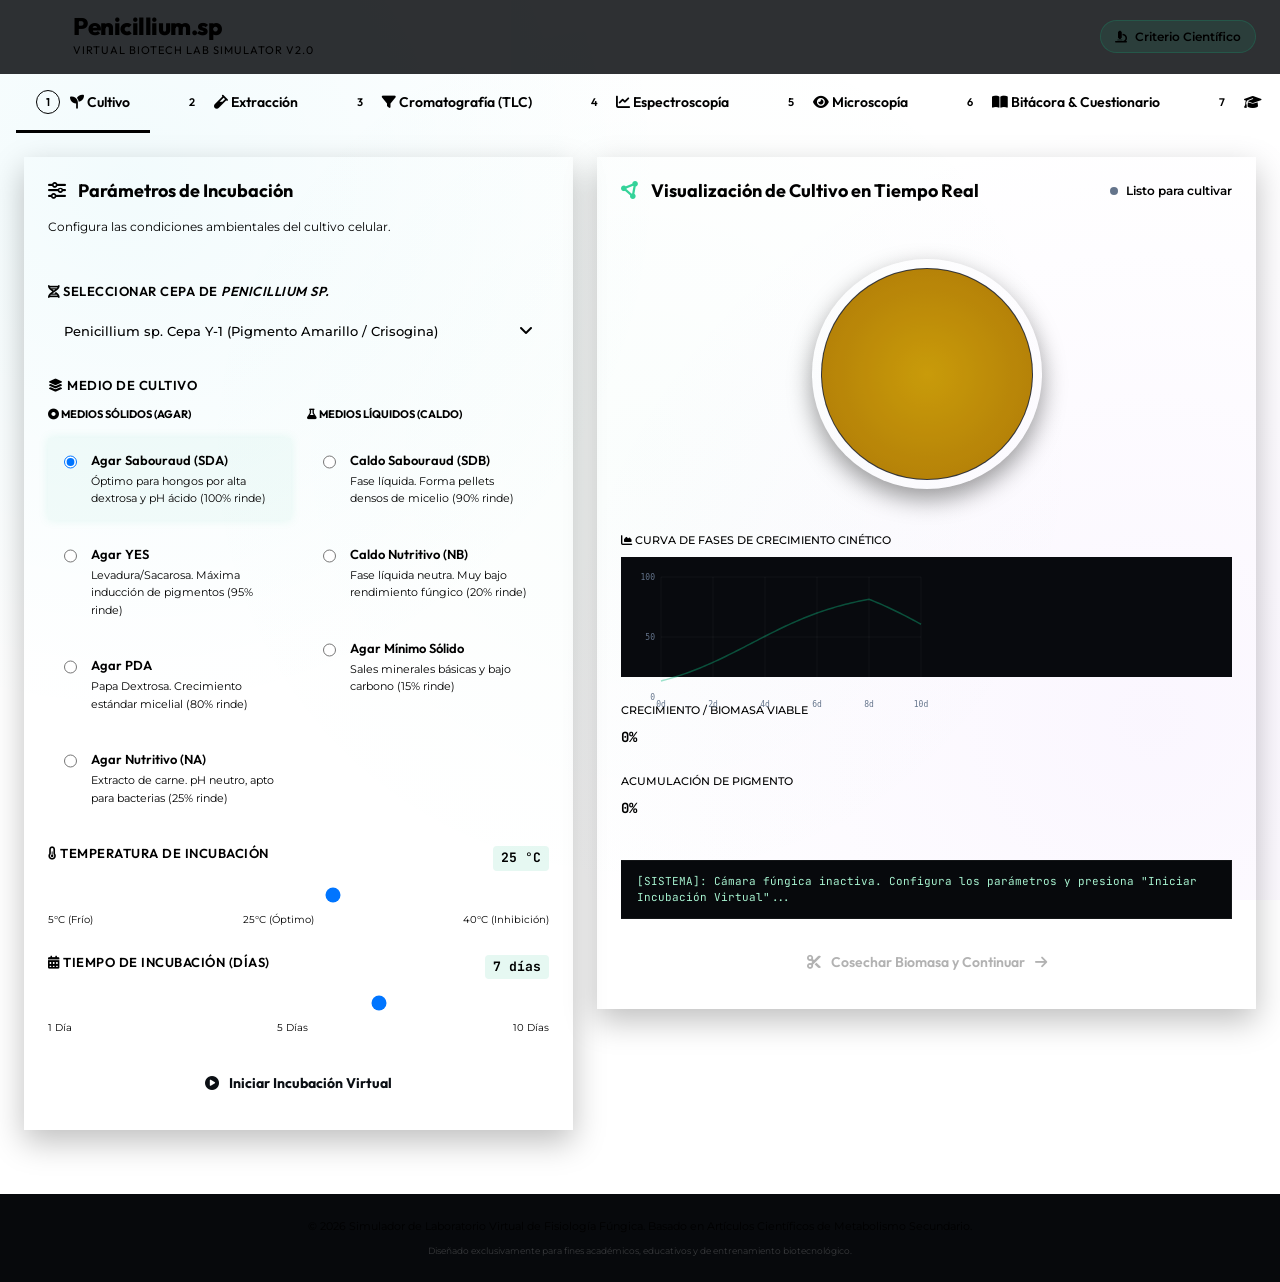
<file: index.html>
<!DOCTYPE html>
<html lang="es">
<head>
    <link rel="stylesheet" href="index.css">
    <script src="app2.js"></script>
    <meta charset="UTF-8">
    <meta name="viewport" content="width=device-width, initial-scale=1.0">
    <title>Laboratorio Virtual v2.0 - Simulador de Penicillium sp. y Pigmentos Naturales</title>
    <meta name="description" content="Simulador de laboratorio virtual interactivo para observar el crecimiento de Penicillium sp., extracción de pigmentos naturales, cromatografía de capa fina (TLC) y espectroscopía UV-Vis.">
    <!-- Google Fonts -->
    <link rel="preconnect" href="https://fonts.googleapis.com">
    <link rel="preconnect" href="https://fonts.gstatic.com" crossorigin>
    <link href="https://fonts.googleapis.com/css2?family=Montserrat:wght@300;400;600;700&family=Outfit:wght@300;400;600;800&family=JetBrains+Mono:wght@400;700&display=swap" rel="stylesheet">
    <!-- FontAwesome for Icons -->
    <link rel="stylesheet" href="https://cdnjs.cloudflare.com/ajax/libs/font-awesome/6.4.0/css/all.min.css">
    <!-- Main Style Sheet Version 2 -->
    <link rel="stylesheet" href="index2.css">
</head>
<body class="biotech-theme">
    
    <!-- Top Glowing Header -->
    <header class="app-header">
        <div class="header-container">
            <div class="logo-area">
                <i class="fa-solid fa-flask-vial glowing-icon"></i>
                <div class="logo-text">
                    <h1>Penicillium<span class="highlight">.sp</span></h1>
                    <p class="subtitle font-outfit">Virtual Biotech Lab Simulator v2.0</p>
                </div>
            </div>
            <div class="header-actions">
                <div class="badge-scientific">
                    <i class="fa-solid fa-microscope"></i>
                    <span>Criterio Científico</span>
                </div>
            </div>
        </div>
    </header>

    <!-- Main Navigation Stepper (Responsive Tabs) -->
    <nav class="nav-stepper">
        <div class="stepper-scroll-container">
            <button class="step-tab active" data-target="panel-cultivo">
                <span class="step-num">1</span>
                <span class="step-label"><i class="fa-solid fa-seedling"></i> Cultivo</span>
            </button>
            <button class="step-tab" data-target="panel-extraccion" id="tab-extraccion">
                <span class="step-num">2</span>
                <span class="step-label"><i class="fa-solid fa-vial"></i> Extracción</span>
            </button>
            <button class="step-tab" data-target="panel-cromatografia" id="tab-cromatografia">
                <span class="step-num">3</span>
                <span class="step-label"><i class="fa-solid fa-filter"></i> Cromatografía (TLC)</span>
            </button>
            <button class="step-tab" data-target="panel-espectroscopia" id="tab-espectroscopia">
                <span class="step-num">4</span>
                <span class="step-label"><i class="fa-solid fa-chart-line"></i> Espectroscopía</span>
            </button>
            <button class="step-tab" data-target="panel-microscopia" id="tab-microscopia">
                <span class="step-num">5</span>
                <span class="step-label"><i class="fa-solid fa-eye"></i> Microscopía</span>
            </button>
            <button class="step-tab" data-target="panel-bitacora">
                <span class="step-num">6</span>
                <span class="step-label"><i class="fa-solid fa-book-open"></i> Bitácora & Cuestionario</span>
            </button>
            <button class="step-tab" data-target="panel-referencias">
                <span class="step-num">7</span>
                <span class="step-label"><i class="fa-solid fa-graduation-cap"></i> Guía Científica</span>
            </button>
        </div>
    </nav>

    <!-- Main Application Container -->
    <main class="main-content">
        
        <!-- STEP 1: CULTIVATION -->
        <section id="panel-cultivo" class="panel-section active">
            <div class="grid-layout">
                <!-- Parameters Card -->
                <div class="card glass-card panel-left animate-slide-in">
                    <div class="card-header">
                        <h2><i class="fa-solid fa-sliders text-emerald"></i> Parámetros de Incubación</h2>
                        <p class="card-desc">Configura las condiciones ambientales del cultivo celular.</p>
                    </div>
                    <div class="card-body">
                        
                        <!-- Strain Selection -->
                        <div class="input-group">
                            <label class="input-label"><i class="fa-solid fa-dna"></i> Seleccionar Cepa de <em>Penicillium sp.</em></label>
                            <div class="custom-select-wrapper">
                                <select id="cepa-select" class="custom-select">
                                    <option value="chrysogenum" selected>Penicillium sp. Cepa Y-1 (Pigmento Amarillo / Crisogina)</option>
                                    <option value="purpurogenum">Penicillium sp. Cepa R-5 (Pigmento Rojo / Azafilonas)</option>
                                    <option value="strain_orange">Penicillium sp. Cepa GBPI_P155 (Pigmento Naranja / Mitorubrinol)</option>
                                </select>
                            </div>
                        </div>

                        <!-- Medium Selection -->
                        <div class="input-group">
                            <label class="input-label"><i class="fa-solid fa-layer-group"></i> Medio de Cultivo</label>
                            
                            <!-- Subcategories for Solid vs Liquid -->
                            <div class="medium-grid-selector">
                                <div class="medium-subsect">
                                    <span class="medium-subhead"><i class="fa-solid fa-circle-dot"></i> Medios Sólidos (Agar)</span>
                                    <div class="radio-group-cards">
                                        <label class="radio-card-option">
                                            <input type="radio" name="agar-medio" value="SDA" checked>
                                            <div class="radio-card-content">
                                                <span class="radio-title">Agar Sabouraud (SDA)</span>
                                                <span class="radio-desc">Óptimo para hongos por alta dextrosa y pH ácido (100% rinde)</span>
                                            </div>
                                        </label>
                                        <label class="radio-card-option">
                                            <input type="radio" name="agar-medio" value="YES">
                                            <div class="radio-card-content">
                                                <span class="radio-title">Agar YES</span>
                                                <span class="radio-desc">Levadura/Sacarosa. Máxima inducción de pigmentos (95% rinde)</span>
                                            </div>
                                        </label>
                                        <label class="radio-card-option">
                                            <input type="radio" name="agar-medio" value="PDA">
                                            <div class="radio-card-content">
                                                <span class="radio-title">Agar PDA</span>
                                                <span class="radio-desc">Papa Dextrosa. Crecimiento estándar micelial (80% rinde)</span>
                                            </div>
                                        </label>
                                        <label class="radio-card-option">
                                            <input type="radio" name="agar-medio" value="NA">
                                            <div class="radio-card-content">
                                                <span class="radio-title">Agar Nutritivo (NA)</span>
                                                <span class="radio-desc">Extracto de carne. pH neutro, apto para bacterias (25% rinde)</span>
                                            </div>
                                        </label>
                                    </div>
                                </div>

                                <div class="medium-subsect">
                                    <span class="medium-subhead"><i class="fa-solid fa-flask"></i> Medios Líquidos (Caldo)</span>
                                    <div class="radio-group-cards">
                                        <label class="radio-card-option">
                                            <input type="radio" name="agar-medio" value="SDB">
                                            <div class="radio-card-content">
                                                <span class="radio-title">Caldo Sabouraud (SDB)</span>
                                                <span class="radio-desc">Fase líquida. Forma pellets densos de micelio (90% rinde)</span>
                                            </div>
                                        </label>
                                        <label class="radio-card-option">
                                            <input type="radio" name="agar-medio" value="NB">
                                            <div class="radio-card-content">
                                                <span class="radio-title">Caldo Nutritivo (NB)</span>
                                                <span class="radio-desc">Fase líquida neutra. Muy bajo rendimiento fúngico (20% rinde)</span>
                                            </div>
                                        </label>
                                        <label class="radio-card-option">
                                            <input type="radio" name="agar-medio" value="MIN">
                                            <div class="radio-card-content">
                                                <span class="radio-title">Agar Mínimo Sólido</span>
                                                <span class="radio-desc">Sales minerales básicas y bajo carbono (15% rinde)</span>
                                            </div>
                                        </label>
                                    </div>
                                </div>
                            </div>
                        </div>

                        <!-- Temperature Slider -->
                        <div class="input-group">
                            <div class="slider-header">
                                <label class="input-label"><i class="fa-solid fa-temperature-half"></i> Temperatura de Incubación</label>
                                <span class="slider-value" id="temp-val">25 °C</span>
                            </div>
                            <input type="range" id="temp-slider" min="5" max="40" value="25" class="custom-range">
                            <div class="slider-labels">
                                <span>5°C (Frío)</span>
                                <span>25°C (Óptimo)</span>
                                <span>40°C (Inhibición)</span>
                            </div>
                        </div>

                        <!-- Days Slider -->
                        <div class="input-group">
                            <div class="slider-header">
                                <label class="input-label"><i class="fa-solid fa-calendar-days"></i> Tiempo de Incubación (Días)</label>
                                <span class="slider-value" id="dias-val">7 días</span>
                            </div>
                            <input type="range" id="dias-slider" min="1" max="10" value="7" class="custom-range">
                            <div class="slider-labels">
                                <span>1 Día</span>
                                <span>5 Días</span>
                                <span>10 Días</span>
                            </div>
                        </div>

                        <button id="btn-incubación" class="btn-primary ripple">
                            <i class="fa-solid fa-circle-play"></i> Iniciar Incubación Virtual
                        </button>
                    </div>
                </div>

                <!-- Simulation Visualizer Card -->
                <div class="card glass-card panel-right animate-slide-in" style="animation-delay: 0.1s;">
                    <div class="card-header">
                        <h2><i class="fa-solid fa-circle-nodes text-neon"></i> Visualización de Cultivo en Tiempo Real</h2>
                        <div class="status-indicator">
                            <span class="pulse-dot grey" id="cultivo-status-dot"></span>
                            <span id="cultivo-status-text">Listo para cultivar</span>
                        </div>
                    </div>
                    <div class="card-body petri-display-area">
                        
                        <!-- Dynamic Visualizers (Toggle Solid/Liquid) -->
                        <div class="growth-visualizer-frame">
                            <!-- Solid Agar Visualizer (Petri dish) -->
                            <div class="petri-dish-outer" id="solid-growth-visualizer">
                                <div class="petri-dish-rim">
                                    <div class="petri-agar-layer" id="petri-agar">
                                        <div class="mold-inoculum" id="mold-inoculum"></div>
                                        <div class="pigment-diffusion" id="pigment-halo"></div>
                                    </div>
                                </div>
                            </div>

                            <!-- Liquid Broth Visualizer (Erlenmeyer Flask) -->
                            <div class="flask-outer" id="liquid-growth-visualizer" style="display: none;">
                                <div class="flask-container">
                                    <div class="flask-rim"></div>
                                    <div class="flask-neck"></div>
                                    <div class="flask-body">
                                        <div class="flask-liquid" id="flask-liquid-layer">
                                            <div class="liquid-mycelium-pellets" id="mycelium-pellets-container">
                                                <!-- Dynamic floating pellets will draw here -->
                                            </div>
                                        </div>
                                    </div>
                                    <div class="flask-base"></div>
                                </div>
                            </div>
                        </div>

                        <!-- Fungal growth kinetics phase chart -->
                        <div class="growth-chart-frame">
                            <span class="stat-label"><i class="fa-solid fa-chart-area"></i> Curva de Fases de Crecimiento Cinético</span>
                            <div class="chart-container-wrapper" style="height: 120px; margin-top: 5px;">
                                <canvas id="canvas-curva-crecimiento"></canvas>
                            </div>
                        </div>

                        <!-- Interactive Stats Dashboard -->
                        <div class="stats-dashboard" style="margin-top: 15px;">
                            <div class="stat-box">
                                <span class="stat-label">Crecimiento / Biomasa Viable</span>
                                <span class="stat-value text-emerald" id="stat-crecimiento">0%</span>
                                <div class="progress-bar-container">
                                    <div class="progress-bar-fill" id="bar-crecimiento" style="width: 0%;"></div>
                                </div>
                            </div>
                            <div class="stat-box">
                                <span class="stat-label">Acumulación de Pigmento</span>
                                <span class="stat-value text-gold" id="stat-pigmento">0%</span>
                                <div class="progress-bar-container">
                                    <div class="progress-bar-fill gold" id="bar-pigmento" style="width: 0%;"></div>
                                </div>
                            </div>
                        </div>

                        <!-- Turbidity Measurement Module -->
                        <div class="input-group" id="turbidity-module-container" style="display: none; width: 100%; margin-top: 15px; border-top: 1px solid var(--border-color); padding-top: 15px;">
                            <label class="input-label"><i class="fa-solid fa-square-poll-vertical"></i> Análisis de Turbidez Óptica (OD₆₀₀) en Medio Líquido</label>
                            <div class="yield-dashboard" style="grid-template-columns: 1fr; margin-bottom: 10px;">
                                <div class="yield-box" style="border-left: 3px solid var(--neon-cyan); background: rgba(6, 182, 212, 0.03); display: flex; flex-direction: row; justify-content: space-between; align-items: center; padding: 12px 16px;">
                                    <span class="yield-label" style="margin-bottom:0;">Densidad Óptica (OD₆₀₀):</span>
                                    <span class="yield-value font-mono text-cyan" id="turbidez-val" style="font-size: 20px;">0.000 OD</span>
                                </div>
                            </div>
                            <button id="btn-medir-turbidez" class="btn-secondary small-btn" style="width: 100% !important; border-color: rgba(6, 182, 212, 0.35);"><i class="fa-solid fa-circle-nodes"></i> Medir Turbidez Muestra Líquida</button>
                        </div>

                        <div class="console-box font-mono" id="cultivo-console">
                            [SISTEMA]: Cámara fúngica inactiva. Configura los parámetros y presiona "Iniciar Incubación Virtual"...
                        </div>

                        <button id="btn-cosechar" class="btn-secondary" disabled>
                            <i class="fa-solid fa-scissors"></i> Cosechar Biomasa y Continuar <i class="fa-solid fa-arrow-right"></i>
                        </button>
                    </div>
                </div>
            </div>
        </section>

        <!-- STEP 2: EXTRACTION -->
        <section id="panel-extraccion" class="panel-section">
            <div class="grid-layout">
                <!-- Extraction controls -->
                <div class="card glass-card panel-left">
                    <div class="card-header">
                        <h2><i class="fa-solid fa-mortar-pestle text-purple"></i> Protocolo de Extracción</h2>
                        <p class="card-desc">Separa químicamente los pigmentos de la biomasa celular cosechada.</p>
                    </div>
                    <div class="card-body">
                        <!-- Summary of biomass -->
                        <div class="status-summary-box">
                            <div class="summary-row">
                                <span>Cepa Incubada:</span>
                                <strong id="ext-summary-cepa">-</strong>
                            </div>
                            <div class="summary-row">
                                <span>Medio / Crecimiento:</span>
                                <strong id="ext-summary-crecimiento">-</strong>
                            </div>
                            <div class="summary-row">
                                <span>Biomasa Cosechada:</span>
                                <strong class="text-emerald" id="ext-summary-biomasa">0.00 g</strong>
                            </div>
                        </div>

                        <!-- Solvent Select -->
                        <div class="input-group">
                            <label class="input-label"><i class="fa-solid fa-whiskey-glass"></i> Seleccionar Solvente Orgánico</label>
                            <div class="radio-group-cards">
                                <label class="radio-card-option">
                                    <input type="radio" name="solvente-select" value="EtOAc" checked>
                                    <div class="radio-card-content">
                                        <span class="radio-title">Acetato de Etilo (EtOAc)</span>
                                        <span class="radio-desc">Polaridad media. Altamente eficaz para azafilonas.</span>
                                    </div>
                                </label>
                                <label class="radio-card-option">
                                    <input type="radio" name="solvente-select" value="MeOH">
                                    <div class="radio-card-content">
                                        <span class="radio-title">Metanol (MeOH)</span>
                                        <span class="radio-desc">Orgánico polar. Excelente poder disolvente y arrastre.</span>
                                    </div>
                                </label>
                                <label class="radio-card-option">
                                    <input type="radio" name="solvente-select" value="H2O">
                                    <div class="radio-card-content">
                                        <span class="radio-title">Agua Destilada (H₂O)</span>
                                        <span class="radio-desc">Polar. Los pigmentos son mayormente hidrófobos.</span>
                                    </div>
                                </label>
                                <label class="radio-card-option">
                                    <input type="radio" name="solvente-select" value="Hex">
                                    <div class="radio-card-content">
                                        <span class="radio-title">n-Hexano (Hex)</span>
                                        <span class="radio-desc">No polar. Baja solubilidad para policétidos conjugados.</span>
                                    </div>
                                </label>
                            </div>
                        </div>

                        <button id="btn-filtrar" class="btn-primary ripple">
                            <i class="fa-solid fa-arrows-spin"></i> Homogeneizar y Centrifugar
                        </button>
                    </div>
                </div>

                <!-- Extraction visuals -->
                <div class="card glass-card panel-right">
                    <div class="card-header">
                        <h2><i class="fa-solid fa-vial-circle-check text-purple"></i> Fase de Separación Química</h2>
                        <div class="status-indicator">
                            <span class="pulse-dot grey" id="ext-status-dot"></span>
                            <span id="ext-status-text">Espera de homogeneización</span>
                        </div>
                    </div>
                    <div class="card-body test-tube-display-area">
                        
                        <!-- Test Tube Visualization -->
                        <div class="test-tube-container">
                            <!-- Vortex shaker base -->
                            <div class="vortex-base" id="vortex-shaker">
                                <div class="test-tube">
                                    <div class="test-tube-rim"></div>
                                    <div class="test-tube-liquid upper-phase" id="tube-upper-phase">
                                        <span class="phase-label" id="label-upper">Fase Solvente (Vacío)</span>
                                    </div>
                                    <div class="test-tube-liquid lower-phase" id="tube-lower-phase">
                                        <span class="phase-label">Biomasa / Detritos</span>
                                    </div>
                                </div>
                            </div>
                        </div>

                        <!-- Extraction yield indicators -->
                        <div class="yield-dashboard">
                            <div class="yield-box">
                                <span class="yield-label">Rendimiento Físico de Extracción</span>
                                <span class="yield-value font-mono" id="ext-val-rendimiento">0.00 %</span>
                            </div>
                            <div class="yield-box">
                                <span class="yield-label">Color de Extracto Orgánico</span>
                                <div class="color-swatch-box">
                                    <span class="color-swatch" id="ext-color-indicator"></span>
                                    <span class="color-hex font-mono" id="ext-color-hex">#Ninguno</span>
                                </div>
                            </div>
                        </div>

                        <div class="console-box font-mono" id="ext-console">
                            [EXTRACCIÓN]: Carga de biomasa lista. Selecciona un solvente para iniciar el protocolo...
                        </div>

                        <button id="btn-proceder-tlc" class="btn-secondary" disabled>
                            <i class="fa-solid fa-shoe-prints"></i> Llevar Extracto a TLC <i class="fa-solid fa-arrow-right"></i>
                        </button>
                    </div>
                </div>
            </div>
        </section>

        <!-- STEP 3: CHROMATOGRAPHY -->
        <section id="panel-cromatografia" class="panel-section">
            <div class="grid-layout">
                <!-- Chromatography controls -->
                <div class="card glass-card panel-left">
                    <div class="card-header">
                        <h2><i class="fa-solid fa-sliders text-cyan"></i> Parámetros Cromatográficos</h2>
                        <p class="card-desc">Simula la separación de metabolitos en placa de Sílice Gel 60.</p>
                    </div>
                    <div class="card-body">
                        <!-- Summary of extract loaded -->
                        <div class="status-summary-box cyan-border">
                            <div class="summary-row">
                                <span>Extracto Muestreado:</span>
                                <strong id="tlc-summary-extracto">-</strong>
                            </div>
                            <div class="summary-row">
                                <span>Solvente de Extracción:</span>
                                <strong id="tlc-summary-solvente">-</strong>
                            </div>
                            <div class="summary-row">
                                <span>Concentración de Muestra:</span>
                                <strong class="text-cyan" id="tlc-summary-concentracion">0.00 mg/mL</strong>
                            </div>
                        </div>

                        <!-- Mobile Phase selection -->
                        <div class="input-group">
                            <label class="input-label"><i class="fa-solid fa-flask"></i> Fase Móvil (Sistema de Elución)</label>
                            <div class="radio-group-cards">
                                <label class="radio-card-option">
                                    <input type="radio" name="fase-movil" value="HexEtOAc" checked>
                                    <div class="radio-card-content">
                                        <span class="radio-title text-cyan">Hexano:Acetato de Etilo (7:3)</span>
                                        <span class="radio-desc">Polaridad media-baja. Excelente resolución para pigmentos fúngicos policétidos.</span>
                                    </div>
                                </label>
                                <label class="radio-card-option">
                                    <input type="radio" name="fase-movil" value="ChlMeOH">
                                    <div class="radio-card-content">
                                        <span class="radio-title text-cyan">Cloroformo:Metanol (9:1)</span>
                                        <span class="radio-desc">Gran fuerza eluyente. Desplaza rápidamente todos los compuestos.</span>
                                    </div>
                                </label>
                                <label class="radio-card-option">
                                    <input type="radio" name="fase-movil" value="Agua">
                                    <div class="radio-card-content">
                                        <span class="radio-title text-cyan">Agua Destilada (100%)</span>
                                        <span class="radio-desc">Sistema puramente polar. Nulo desplazamiento por insolubilidad.</span>
                                    </div>
                                </label>
                            </div>
                        </div>

                        <div class="action-buttons-stack">
                            <button id="btn-sembrar-tlc" class="btn-secondary ripple">
                                <i class="fa-solid fa-droplet"></i> 1. Sembrar Muestra (Capilar)
                            </button>
                            <button id="btn-correr-tlc" class="btn-primary ripple" disabled>
                                <i class="fa-solid fa-play"></i> 2. Iniciar Elución
                            </button>
                        </div>
                    </div>
                </div>

                <!-- Chromatography Visualizer -->
                <div class="card glass-card panel-right">
                    <div class="card-header">
                        <h2><i class="fa-solid fa-layer-group text-cyan"></i> Cámara Cromatográfica</h2>
                        <div class="status-indicator">
                            <span class="pulse-dot grey" id="tlc-status-dot"></span>
                            <span id="tlc-status-text">Espera de muestra</span>
                        </div>
                    </div>
                    <div class="card-body tlc-display-area">
                        
                        <div class="tlc-simulation-flex">
                            
                            <!-- TLC Chamber Graphic -->
                            <div class="tlc-chamber">
                                <div class="chamber-lid"></div>
                                <div class="chamber-solvent-pool" id="chamber-pool"></div>
                                
                                <div class="tlc-plate" id="tlc-plate-div">
                                    <!-- Solvent Front Line (Hidden initially, rises dynamically) -->
                                    <div class="solvent-front-line" id="sol-front">
                                        <span class="front-label font-mono">FRENTE</span>
                                    </div>
                                    <!-- Base/Origin line -->
                                    <div class="tlc-base-line">
                                        <span class="base-label font-mono">ORIGEN</span>
                                    </div>
                                    
                                    <!-- Spotted Sample (Initial point) -->
                                    <div class="tlc-spot origin-spot" id="tlc-spot-initial"></div>

                                    <!-- Separated Pigment Bands (Rises dynamically) -->
                                    <div class="tlc-spot-band yellow-band" id="band-yellow" style="bottom: 15%; display: none;"></div>
                                    <div class="tlc-spot-band orange-band" id="band-orange" style="bottom: 15%; display: none;"></div>
                                    <div class="tlc-spot-band red-band" id="band-red" style="bottom: 15%; display: none;"></div>
                                </div>
                            </div>

                            <!-- Interactive TLC Rulers and calculations -->
                            <div class="tlc-analysis-panel">
                                <h3><i class="fa-solid fa-calculator"></i> Análisis del Factor de Retención (R<sub>f</sub>)</h3>
                                <p class="card-desc">Haz clic en las bandas separadas en la placa cromatográfica para calcular el R<sub>f</sub>.</p>
                                
                                <div class="rf-box font-mono">
                                    <div class="rf-formula">
                                        R<sub>f</sub> = Distancia Recorrida Soluto / Distancia Recorrida Solvente
                                    </div>
                                    <hr class="card-hr">
                                    <div class="rf-values-list">
                                        <div class="rf-row">
                                            <span>Frente del Solvente:</span>
                                            <span id="rf-solvente-dist">8.00 cm</span>
                                        </div>
                                        <div class="rf-row active-calculation" id="calc-banda-activa">
                                            <span>Banda seleccionada:</span>
                                            <span class="text-neon" id="rf-active-band">-</span>
                                        </div>
                                        <div class="rf-row">
                                            <span>Distancia Soluto:</span>
                                            <span id="rf-soluto-dist">0.00 cm</span>
                                        </div>
                                        <div class="rf-row">
                                            <span>R<sub>f</sub> Calculado:</span>
                                            <span class="text-gold font-bold" id="rf-final-val">0.00</span>
                                        </div>
                                    </div>
                                </div>
                                <div class="tlc-help-tip">
                                    <i class="fa-solid fa-info-circle text-cyan"></i>
                                    <span>Las placas TLC separan los pigmentos por polaridad. Las moléculas más polares son retenidas con más fuerza (menor R<sub>f</sub>).</span>
                                </div>
                            </div>
                        </div>

                        <div class="console-box font-mono" id="tlc-console">
                            [CROMATOGRAFÍA]: Listo para sembrar el capilar de sílice...
                        </div>

                        <button id="btn-proceder-espectro" class="btn-secondary" disabled>
                            <i class="fa-solid fa-chevron-right"></i> Ir a Espectroscopía UV-Vis <i class="fa-solid fa-arrow-right"></i>
                        </button>
                    </div>
                </div>
            </div>
        </section>

        <!-- STEP 4: SPECTROSCOPY -->
        <section id="panel-espectroscopia" class="panel-section">
            <div class="grid-layout">
                <!-- Spectrophotometer controls -->
                <div class="card glass-card panel-left">
                    <div class="card-header">
                        <h2><i class="fa-solid fa-cube text-pink"></i> Celda de Espectrofotometría</h2>
                        <p class="card-desc">Prepara y calibra la muestra purificada para el escaneo de transmitancia lumínica.</p>
                    </div>
                    <div class="card-body">
                        <!-- Summary of TLC fraction -->
                        <div class="status-summary-box pink-border">
                            <div class="summary-row">
                                <span>Pigmento Purificado:</span>
                                <strong id="spec-summary-pigmento">-</strong>
                            </div>
                            <div class="summary-row">
                                <span>Pureza Estimada:</span>
                                <strong class="text-emerald" id="spec-summary-pureza">0% (Puro de TLC)</strong>
                            </div>
                            <div class="summary-row">
                                <span>Solvente de Dilución:</span>
                                <strong id="spec-summary-solvente">-</strong>
                            </div>
                        </div>

                        <div class="spec-control-steps">
                            <div class="spec-step">
                                <div class="step-circle font-mono">A</div>
                                <div class="step-info">
                                    <h4>Calibración del Blanco</h4>
                                    <p>Inserta la cubeta con solvente puro para calibrar a 100% de Transmitancia.</p>
                                    <button id="btn-spec-blanco" class="btn-secondary small-btn"><i class="fa-solid fa-scale-balanced"></i> Calibrar Blanco</button>
                                </div>
                            </div>
                            
                            <div class="spec-step">
                                <div class="step-circle font-mono">B</div>
                                <div class="step-info">
                                    <h4>Insertar Muestra</h4>
                                    <p>Coloca la cubeta con el extracto de <em>Penicillium sp.</em> purificado.</p>
                                    <button id="btn-spec-muestra" class="btn-secondary small-btn" disabled><i class="fa-solid fa-vial"></i> Cargar Cubeta</button>
                                </div>
                            </div>

                            <div class="spec-step">
                                <div class="step-circle font-mono">C</div>
                                <div class="step-info">
                                    <h4>Escaneo de Wavelength</h4>
                                    <p>Inicia el escaneo automático del espectro visible completo ($300 - 700\text{ nm}$).</p>
                                    <button id="btn-spec-scan" class="btn-primary ripple" disabled><i class="fa-solid fa-wand-magic-sparkles"></i> Escanear Espectro</button>
                                </div>
                            </div>
                        </div>
                    </div>
                </div>

                <!-- Spectroscopy Graph and Laser visualization -->
                <div class="card glass-card panel-right">
                    <div class="card-header">
                        <h2><i class="fa-solid fa-wave-square text-pink"></i> Analizador de Espectro Óptico UV-Vis</h2>
                        <div class="status-indicator">
                            <span class="pulse-dot grey" id="spec-status-dot"></span>
                            <span id="spec-status-text">Esperando calibración</span>
                        </div>
                    </div>
                    <div class="card-body spec-display-area">
                        
                        <!-- Visual Cuvette optical path -->
                        <div class="optical-path-container">
                            <div class="light-emitter font-mono">EMISOR</div>
                            
                            <div class="optical-beam-path">
                                <div class="laser-beam" id="laser-beam-indicator"></div>
                            </div>

                            <div class="cuvette-holder" id="cuvette-graphic-holder">
                                <div class="cuvette-container" id="cuvette-inner">
                                    <div class="cuvette-reflection"></div>
                                    <div class="cuvette-fluid" id="cuvette-liquid"></div>
                                </div>
                                <span class="holder-label font-mono">CUBETA DE CUARZO</span>
                            </div>

                            <div class="optical-beam-path">
                                <div class="laser-beam attenuated" id="laser-beam-attenuated"></div>
                            </div>

                            <div class="optical-sensor font-mono">DETECTOR</div>
                        </div>

                        <!-- Real-time Plotting Canvas -->
                        <div class="chart-container-wrapper">
                            <canvas id="canvas-espectro" class="spec-chart-canvas"></canvas>
                        </div>

                        <!-- Scan statistics -->
                        <div class="spec-results-bar" id="spec-results-box" style="display: none;">
                            <div class="spec-res-box">
                                <span class="res-lbl">Absorción Máxima ($\lambda_{max}$)</span>
                                <span class="res-val text-pink font-mono" id="spec-res-wavelength">0 nm</span>
                            </div>
                            <div class="spec-res-box">
                                <span class="res-lbl">Absorbancia Óptima</span>
                                <span class="res-val text-gold font-mono" id="spec-res-absorbance">0.000 Abs</span>
                            </div>
                            <div class="spec-res-box">
                                <span class="res-lbl">Familia Química</span>
                                <span class="res-val text-neon font-mono" id="spec-res-family">-</span>
                            </div>
                        </div>

                        <div class="console-box font-mono" id="spec-console">
                            [ESPECTROSCOPÍA]: Coloca el blanco de calibración para ajustar el detector a cero absorbancia...
                        </div>

                        <button id="btn-proceder-microscopio" class="btn-secondary" style="margin-top: 10px;" disabled>
                            <i class="fa-solid fa-eye"></i> Proceder al Microscopio <i class="fa-solid fa-arrow-right"></i>
                        </button>
                    </div>
                </div>
            </div>
        </section>

        <!-- STEP 5: VIRTUAL MICROSCOPE -->
        <section id="panel-microscopia" class="panel-section">
            <div class="grid-layout">
                <!-- Microscope controls -->
                <div class="card glass-card panel-left">
                    <div class="card-header">
                        <h2><i class="fa-solid fa-sliders text-neon"></i> Controles del Microscopio</h2>
                        <p class="card-desc">Enfoca y analiza las muestras celulares o contaminaciones biológicas.</p>
                    </div>
                    <div class="card-body">
                        
                        <!-- Objective Lenses Selector -->
                        <div class="input-group">
                            <label class="input-label"><i class="fa-solid fa-magnifying-glass-plus"></i> Lente Objetivo (Aumento)</label>
                            <div class="zoom-btn-selector">
                                <button class="zoom-btn active" data-zoom="100">10x (100x Total)</button>
                                <button class="zoom-btn" data-zoom="400">40x (400x Estructural)</button>
                                <button class="zoom-btn" data-zoom="1000">100x (1000x Inmersión)</button>
                            </div>
                        </div>

                        <!-- Sample Selector -->
                        <div class="input-group">
                            <label class="input-label"><i class="fa-solid fa-clipboard-list"></i> Cargar Portaobjetos (Muestra)</label>
                            <div class="custom-select-wrapper">
                                <select id="micro-sample-select" class="custom-select">
                                    <option value="penicillium_active" selected>Muestra de Penicillium sp. del Cultivo</option>
                                    <option value="contam_aspergillus">Contaminación Fúngica: Aspergillus sp.</option>
                                    <option value="contam_rhizopus">Contaminación Fúngica: Rhizopus sp.</option>
                                    <option value="contam_bacterias">Contaminación Bacteriana: Cocos y Bacilos</option>
                                </select>
                            </div>
                        </div>

                        <!-- Micrometric Focus Slider -->
                        <div class="input-group">
                            <div class="slider-header">
                                <label class="input-label"><i class="fa-solid fa-expand"></i> Tornillo Micrométrico (Enfoque)</label>
                                <span class="slider-value" id="focus-val" style="background: rgba(52, 211, 153, 0.1); color: #34d399;">15%</span>
                            </div>
                            <input type="range" id="focus-slider" min="0" max="100" value="15" class="custom-range" style="accent-color: #34d399;">
                            <div class="slider-labels">
                                <span>Desenfoque Izq</span>
                                <span>NÍTIDO (50%)</span>
                                <span>Desenfoque Der</span>
                            </div>
                        </div>

                        <div class="highlight-info-box" style="margin-top: 15px; border-left-color: #34d399; background: rgba(52, 211, 153, 0.02);">
                            <h4><i class="fa-solid fa-circle-question"></i> Guía de Identificación:</h4>
                            <p id="microscope-guide-text">Cargando portaobjetos de Penicillium. Observa los filamentos tabicados (septados).</p>
                        </div>
                    </div>
                </div>

                <!-- Microscope Viewport -->
                <div class="card glass-card panel-right">
                    <div class="card-header">
                        <h2><i class="fa-solid fa-circle-notch text-neon"></i> Ocular del Microscopio Óptico</h2>
                        <div class="status-indicator">
                            <span class="pulse-dot green" id="micro-status-dot"></span>
                            <span id="micro-status-text">Muestra Cargada</span>
                        </div>
                    </div>
                    <div class="card-body micro-display-area">
                        
                        <!-- Circular Microscope Ocular -->
                        <div class="microscope-ocular-frame">
                            <div class="ocular-glow-ring">
                                <div class="ocular-viewport-inner" id="ocular-view-element">
                                    <canvas id="canvas-microscopio" class="microscope-canvas"></canvas>
                                    <!-- Blur overlay filter will be applied dynamically -->
                                    <div class="ocular-light-lens"></div>
                                    <div class="ocular-reticle"></div>
                                </div>
                            </div>
                        </div>

                        <!-- Focus hint -->
                        <div class="focus-alert-box font-mono" id="focus-alert">
                            <i class="fa-solid fa-circle-exclamation"></i> IMAGEN DESENFOCADA. Ajusta el tornillo micrométrico en los controles de la izquierda.
                        </div>

                        <!-- Microscope Gallery Upload -->
                        <div class="microscope-evidence-uploader" style="width: 100%; margin-top: 20px;">
                            <div class="upload-dropzone" id="micro-upload-zone" style="padding: 15px; border-color: rgba(52, 211, 153, 0.25); background: rgba(52, 211, 153, 0.01);">
                                <i class="fa-solid fa-camera cloud-upload-icon" style="color: #34d399; font-size: 24px;"></i>
                                <div class="upload-zone-text">
                                    <h3>Guardar Captura del Microscopio</h3>
                                    <p class="font-outfit" style="font-size: 11px;">Sube tus imágenes reales tomadas con tu celular en el microscopio físico para catalogar.</p>
                                </div>
                                <input type="file" id="micro-upload-input" accept="image/*" class="file-hidden-input">
                            </div>
                        </div>

                        <button id="btn-proceder-bitacora" class="btn-primary ripple" style="margin-top: 10px;">
                            <i class="fa-solid fa-book-open"></i> Abrir Bitácora & Cuestionario <i class="fa-solid fa-arrow-right"></i>
                        </button>
                    </div>
                </div>
            </div>
        </section>

        <!-- STEP 6: LABORATORY NOTEBOOK & GALLERY & QUESTIONNAIRE -->
        <section id="panel-bitacora" class="panel-section">
            <div class="layout-vertical animate-slide-in">
                
                <!-- Section 6.1: Interactive Notebook -->
                <div class="card glass-card" style="margin-bottom: 25px;">
                    <div class="card-header">
                        <h2><i class="fa-solid fa-book text-emerald"></i> Bitácora Digital de Ensayos Científicos</h2>
                        <p class="card-desc">Historial completo de experimentos y simulaciones realizadas en esta sesión (Guardado en `localStorage`).</p>
                    </div>
                    <div class="card-body">
                        <div class="table-responsive">
                            <table class="biotech-table" id="table-logs">
                                <thead>
                                    <tr>
                                        <th>Fecha / Hora</th>
                                        <th>Cepa de <em>Penicillium</em></th>
                                        <th>Medio (Sustrato)</th>
                                        <th>Extracción (Solvente)</th>
                                        <th>Cromatografía (R<sub>f</sub>)</th>
                                        <th>$\lambda_{max}$ UV-Vis</th>
                                        <th>Acción</th>
                                    </tr>
                                </thead>
                                <tbody id="table-logs-body">
                                    <!-- Log rows will dynamically insert here -->
                                    <tr class="empty-row-placeholder">
                                        <td colspan="7"><i class="fa-solid fa-folder-open"></i> Aún no has registrado ensayos. Completa una simulación y haz clic en "Registrar Resultados".</td>
                                    </tr>
                                </tbody>
                            </table>
                        </div>
                        <div class="table-actions" style="margin-top: 15px;">
                            <button id="btn-borrar-bitacora" class="btn-danger-outline small-btn"><i class="fa-solid fa-trash-can"></i> Limpiar Historial</button>
                        </div>
                    </div>
                </div>

                <!-- Cuestionario del Proyecto de Aula -->
                <div class="card glass-card" style="margin-bottom: 25px;">
                    <div class="card-header">
                        <h2><i class="fa-solid fa-graduation-cap text-cyan"></i> Cuestionario de Recopilación - Proyecto de Aula (Penicillium sp.)</h2>
                        <p class="card-desc">Redacta y guarda tus respuestas científicas fúngicas con opción de adjuntar imágenes de tus propios resultados de laboratorio real. Los datos se autoguardan localmente.</p>
                    </div>
                    <div class="card-body">
                        <div class="questionnaire-wrapper">
                            
                            <!-- Question 1 -->
                            <div class="q-card-container" id="qcard-1">
                                <div class="q-header-row">
                                    <h3>1. ¿Cuál es el efecto de diferentes condiciones ambientales (Temperatura - pH - Nutrientes) en el crecimiento de su microorganismo?</h3>
                                </div>
                                <div class="q-body-content">
                                    <div class="saved-answer-box" id="saved-ans-1">
                                        <p class="answer-placeholder"><em>Aún no has guardado una respuesta para esta pregunta. Haz clic en "Editar Respuesta" abajo para redactar.</em></p>
                                    </div>
                                    <div class="attached-img-box" id="attached-img-1" style="display: none;"></div>
                                    <div class="edit-answer-form" id="edit-form-1" style="display: none;">
                                        <textarea class="q-textarea font-outfit" id="q-input-1" placeholder="Escribe tu fundamentación fúngica aquí (Ej: Penicillium sp. exhibe crecimiento óptimo a 25°C. El estrés térmico >37°C detiene la germinación y desnaturaliza las enzimas policétido sintasas (PKS), inhibiendo pigmentos...)"></textarea>
                                        
                                        <!-- Photo attachment sub-section -->
                                        <div class="q-photo-attacher-row">
                                            <button class="btn-secondary small-btn btn-trigger-file" data-target-input="q-file-1"><i class="fa-solid fa-image"></i> Adjuntar Foto Real</button>
                                            <input type="file" id="q-file-1" accept="image/*" class="file-hidden-input q-file-uploader" data-q-index="1">
                                            <span class="file-upload-status" id="q-file-status-1">Sin imagen cargada</span>
                                        </div>
                                    </div>
                                </div>
                                <div class="q-footer-actions">
                                    <button class="btn-primary small-btn btn-save-answer" data-q="1" style="display:none;"><i class="fa-solid fa-floppy-disk"></i> Guardar Cambios</button>
                                    <button class="btn-secondary small-btn btn-edit-answer" data-q="1"><i class="fa-solid fa-pen-to-square"></i> Editar Respuesta</button>
                                    <button class="btn-danger-outline small-btn btn-delete-answer" data-q="1"><i class="fa-solid fa-eraser"></i> Borrar Todo</button>
                                </div>
                            </div>

                            <!-- Question 2 -->
                            <div class="q-card-container" id="qcard-2">
                                <div class="q-header-row">
                                    <h3>2. ¿Cómo varía la cantidad y diversidad de microorganismos presentes en la muestra de acuerdo al tipo de medio implementado para el crecimiento (medio líquido o sólido)?</h3>
                                </div>
                                <div class="q-body-content">
                                    <div class="saved-answer-box" id="saved-ans-2">
                                        <p class="answer-placeholder"><em>Aún no has guardado una respuesta para esta pregunta. Haz clic en "Editar Respuesta" abajo para redactar.</em></p>
                                    </div>
                                    <div class="attached-img-box" id="attached-img-2" style="display: none;"></div>
                                    <div class="edit-answer-form" id="edit-form-2" style="display: none;">
                                        <textarea class="q-textarea font-outfit" id="q-input-2" placeholder="Escribe tu fundamentación fúngica aquí (Ej: El medio sólido (placa Agar) permite el aislamiento colonial selectivo facilitando contar UFC e identificar diversidad morfológica de esporas fúngicas. El medio líquido (Caldo) favorece el crecimiento homogéneo en pellets fúngicos densos, pero dificulta medir diversidad sin siembra previa...)"></textarea>
                                        
                                        <div class="q-photo-attacher-row">
                                            <button class="btn-secondary small-btn btn-trigger-file" data-target-input="q-file-2"><i class="fa-solid fa-image"></i> Adjuntar Foto Real</button>
                                            <input type="file" id="q-file-2" accept="image/*" class="file-hidden-input q-file-uploader" data-q-index="2">
                                            <span class="file-upload-status" id="q-file-status-2">Sin imagen cargada</span>
                                        </div>
                                    </div>
                                </div>
                                <div class="q-footer-actions">
                                    <button class="btn-primary small-btn btn-save-answer" data-q="2" style="display:none;"><i class="fa-solid fa-floppy-disk"></i> Guardar Cambios</button>
                                    <button class="btn-secondary small-btn btn-edit-answer" data-q="2"><i class="fa-solid fa-pen-to-square"></i> Editar Respuesta</button>
                                    <button class="btn-danger-outline small-btn btn-delete-answer" data-q="2"><i class="fa-solid fa-eraser"></i> Borrar Todo</button>
                                </div>
                            </div>

                            <!-- Question 3 -->
                            <div class="q-card-container" id="qcard-3">
                                <div class="q-header-row">
                                    <h3>3. ¿Cuál es la eficacia comparativa de diferentes medios de cultivo selectivos de acuerdo a la información del material de apoyo, para el microorganismo en estudio?</h3>
                                </div>
                                <div class="q-body-content">
                                    <div class="saved-answer-box" id="saved-ans-3">
                                        <p class="answer-placeholder"><em>Aún no has guardado una respuesta para esta pregunta. Haz clic en "Editar Respuesta" abajo para redactar.</em></p>
                                    </div>
                                    <div class="attached-img-box" id="attached-img-3" style="display: none;"></div>
                                    <div class="edit-answer-form" id="edit-form-3" style="display: none;">
                                        <textarea class="q-textarea font-outfit" id="q-input-3" placeholder="Escribe tu fundamentación fúngica aquí (Ej: El Agar Sabouraud (SDA) y SDB presentan alta eficacia fúngica selectiva gracias a su elevada concentración de dextrosa y pH ácido (~5.6) que inhibe bacterias. El agar YES induce masivamente metabolitos secundarios como azafilonas al aportar sacarosa. En cambio, el Agar Nutritivo tiene baja eficacia fúngica por su pH neutro...)"></textarea>
                                        
                                        <div class="q-photo-attacher-row">
                                            <button class="btn-secondary small-btn btn-trigger-file" data-target-input="q-file-3"><i class="fa-solid fa-image"></i> Adjuntar Foto Real</button>
                                            <input type="file" id="q-file-3" accept="image/*" class="file-hidden-input q-file-uploader" data-q-index="3">
                                            <span class="file-upload-status" id="q-file-status-3">Sin imagen cargada</span>
                                        </div>
                                    </div>
                                </div>
                                <div class="q-footer-actions">
                                    <button class="btn-primary small-btn btn-save-answer" data-q="3" style="display:none;"><i class="fa-solid fa-floppy-disk"></i> Guardar Cambios</button>
                                    <button class="btn-secondary small-btn btn-edit-answer" data-q="3"><i class="fa-solid fa-pen-to-square"></i> Editar Respuesta</button>
                                    <button class="btn-danger-outline small-btn btn-delete-answer" data-q="3"><i class="fa-solid fa-eraser"></i> Borrar Todo</button>
                                </div>
                            </div>

                            <!-- Question 4 -->
                            <div class="q-card-container" id="qcard-4">
                                <div class="q-header-row">
                                    <h3>4. ¿Cuáles pruebas bioquímicas permiten diferenciar la capacidad metabólica del microorganismo en estudio?</h3>
                                </div>
                                <div class="q-body-content">
                                    <div class="saved-answer-box" id="saved-ans-4">
                                        <p class="answer-placeholder"><em>Aún no has guardado una respuesta para esta pregunta. Haz clic en "Editar Respuesta" abajo para redactar.</em></p>
                                    </div>
                                    <div class="attached-img-box" id="attached-img-4" style="display: none;"></div>
                                    <div class="edit-answer-form" id="edit-form-4" style="display: none;">
                                        <textarea class="q-textarea font-outfit" id="q-input-4" placeholder="Escribe tu fundamentación fúngica aquí (Ej: Para catalogar metabolitos de Penicillium, destacan pruebas de fermentación de azúcares, asimilación de fuentes nitrogenadas, hidrólisis de gelatina/almidón, y secreción de ácidos orgánicos que viran indicadores de pH. Las pruebas enzimáticas como catalasa y celulasa verifican la biodegradación de sustratos...)"></textarea>
                                        
                                        <div class="q-photo-attacher-row">
                                            <button class="btn-secondary small-btn btn-trigger-file" data-target-input="q-file-4"><i class="fa-solid fa-image"></i> Adjuntar Foto Real</button>
                                            <input type="file" id="q-file-4" accept="image/*" class="file-hidden-input q-file-uploader" data-q-index="4">
                                            <span class="file-upload-status" id="q-file-status-4">Sin imagen cargada</span>
                                        </div>
                                    </div>
                                </div>
                                <div class="q-footer-actions">
                                    <button class="btn-primary small-btn btn-save-answer" data-q="4" style="display:none;"><i class="fa-solid fa-floppy-disk"></i> Guardar Cambios</button>
                                    <button class="btn-secondary small-btn btn-edit-answer" data-q="4"><i class="fa-solid fa-pen-to-square"></i> Editar Respuesta</button>
                                    <button class="btn-danger-outline small-btn btn-delete-answer" data-q="4"><i class="fa-solid fa-eraser"></i> Borrar Todo</button>
                                </div>
                            </div>

                            <!-- Question 5 -->
                            <div class="q-card-container" id="qcard-5">
                                <div class="q-header-row">
                                    <h3>5. ¿El microorganismo en estudio puede generar metabolitos primarios o secundarios importantes de uso industrial? ¿Tales metabolitos influyen en el uso estimado para el objetivo general del proyecto de aula?</h3>
                                </div>
                                <div class="q-body-content">
                                    <div class="saved-answer-box" id="saved-ans-5">
                                        <p class="answer-placeholder"><em>Aún no has guardado una respuesta para esta pregunta. Haz clic en "Editar Respuesta" abajo para redactar.</em></p>
                                    </div>
                                    <div class="attached-img-box" id="attached-img-5" style="display: none;"></div>
                                    <div class="edit-answer-form" id="edit-form-5" style="display: none;">
                                        <textarea class="q-textarea font-outfit" id="q-input-5" placeholder="Escribe tu fundamentación fúngica aquí (Ej: Penicillium genera valiosos metabolitos secundarios de uso industrial como azafilonas (pigmentos naturales solubles de reemplazo de tartrazina) y antibióticos lactámicos. Estos metabolitos influyen directamente en el proyecto de aula, ya que validamos la factibilidad biotecnológica de extraer colorantes biodegradables seguros...)"></textarea>
                                        
                                        <div class="q-photo-attacher-row">
                                            <button class="btn-secondary small-btn btn-trigger-file" data-target-input="q-file-5"><i class="fa-solid fa-image"></i> Adjuntar Foto Real</button>
                                            <input type="file" id="q-file-5" accept="image/*" class="file-hidden-input q-file-uploader" data-q-index="5">
                                            <span class="file-upload-status" id="q-file-status-5">Sin imagen cargada</span>
                                        </div>
                                    </div>
                                </div>
                                <div class="q-footer-actions">
                                    <button class="btn-primary small-btn btn-save-answer" data-q="5" style="display:none;"><i class="fa-solid fa-floppy-disk"></i> Guardar Cambios</button>
                                    <button class="btn-secondary small-btn btn-edit-answer" data-q="5"><i class="fa-solid fa-pen-to-square"></i> Editar Respuesta</button>
                                    <button class="btn-danger-outline small-btn btn-delete-answer" data-q="5"><i class="fa-solid fa-eraser"></i> Borrar Todo</button>
                                </div>
                            </div>

                        </div>
                    </div>
                </div>

                <!-- Section 6.2: Laboratory Image Gallery -->
                <div class="card glass-card" style="margin-bottom: 25px;">
                    <div class="card-header">
                        <h2><i class="fa-solid fa-images text-gold"></i> Galería Fotográfica de Evidencia de Laboratorio</h2>
                        <p class="card-desc">Sube y cataloga tus propias imágenes obtenidas en el laboratorio físico (placas y cultivos).</p>
                    </div>
                    <div class="card-body">
                        
                        <!-- Upload Container Area -->
                        <div class="upload-dropzone" id="upload-zone">
                            <i class="fa-solid fa-cloud-arrow-up cloud-upload-icon"></i>
                            <div class="upload-zone-text">
                                <h3>Cargar Evidencia Fotográfica (Cultivos/Placas)</h3>
                                <p>Arrastra tus imágenes de placas aquí o haz clic para buscar en tu dispositivo.</p>
                                <span class="upload-limit-text">Formato admitido: PNG, JPG, GIF. Peso máx: 3MB.</span>
                            </div>
                            <input type="file" id="image-upload-input" accept="image/*" class="file-hidden-input">
                        </div>

                        <!-- Filter and title layout -->
                        <div class="gallery-controls">
                            <h3><i class="fa-solid fa-photo-film text-gold"></i> Muestrario de Placas, Micrografías y Cromatogramas</h3>
                        </div>

                        <!-- Responsive Grid of Polaroids -->
                        <div class="gallery-polaroid-grid" id="gallery-grid">
                            
                            <!-- Static Polaroid A (Pre-loaded: Petri culture) -->
                            <div class="polaroid-card">
                                <div class="polaroid-img-wrapper">
                                    <canvas id="pre-img-culture" width="300" height="230" class="polaroid-canvas"></canvas>
                                    <span class="img-badge font-mono">PRE-CARGADO</span>
                                </div>
                                <div class="polaroid-caption">
                                    <h4 class="editable-title">Cultivo de Penicillium sp. YES</h4>
                                    <p class="editable-desc">Crecimiento en placa a 25°C tras 7 días. Se observa la liberación masiva de pigmentos fúngicos hidrosolubles y el micelio de color azul-verdoso.</p>
                                    <span class="polaroid-date font-mono">Control de Calidad</span>
                                </div>
                            </div>

                            <!-- Static Polaroid B (Pre-loaded: Conidiophore microscopy) -->
                            <div class="polaroid-card">
                                <div class="polaroid-img-wrapper">
                                    <canvas id="pre-img-microscope" width="300" height="230" class="polaroid-canvas"></canvas>
                                    <span class="img-badge font-mono">PRE-CARGADO</span>
                                </div>
                                <div class="polaroid-caption">
                                    <h4 class="editable-title">Estructura del Conidióforo (400x)</h4>
                                    <p class="editable-desc">Observación en microscopio óptico con tinción de azul de lactofenol. Estructuras conidiógenas ramificadas en forma de cepillo o pincel característicos.</p>
                                    <span class="polaroid-date font-mono">Microscopía</span>
                                </div>
                            </div>

                            <!-- Static Polaroid C (Pre-loaded: TLC plate scan) -->
                            <div class="polaroid-card">
                                <div class="polaroid-img-wrapper">
                                    <canvas id="pre-img-tlc-scan" width="300" height="230" class="polaroid-canvas"></canvas>
                                    <span class="img-badge font-mono">PRE-CARGADO</span>
                                </div>
                                <div class="polaroid-caption">
                                    <h4 class="editable-title">Perfil de Corrida TLC Sílice</h4>
                                    <p class="editable-desc">Cromatografía en capa fina revelada bajo luz visible e inducida. Se distinguen las bandas características de azafilonas y alcaloides lipofílicos.</p>
                                    <span class="polaroid-date font-mono">Cromatograma</span>
                                </div>
                            </div>

                        </div>
                    </div>
                </div>

                <!-- Contaminations catalog and evidence uploader -->
                <div class="card glass-card" style="margin-bottom: 25px;">
                    <div class="card-header">
                        <h2><i class="fa-solid fa-biohazard text-red"></i> Galería de Contaminaciones y Muestras Competidoras</h2>
                        <p class="card-desc">Visualiza casos típicos de contaminación en laboratorio de cultivos de Penicillium y cataloga tus hallazgos reales.</p>
                    </div>
                    <div class="card-body">
                        <!-- Uploader dropzone for contaminations -->
                        <div class="upload-dropzone" id="contam-upload-zone" style="border-color: rgba(239, 68, 68, 0.25); background: rgba(239, 68, 68, 0.01); margin-bottom: 25px;">
                            <i class="fa-solid fa-virus-slash cloud-upload-icon" style="color: #ef4444;"></i>
                            <div class="upload-zone-text">
                                <h3>Cargar Registro de Contaminación Real</h3>
                                <p>Sube imágenes de placas o cultivos contaminados con bacterias u hongos competidores detectados en tu laboratorio.</p>
                            </div>
                            <input type="file" id="contam-upload-input" accept="image/*" class="file-hidden-input">
                        </div>

                        <!-- Informative list of contaminations -->
                        <div class="contaminations-showcase-grid">
                            
                            <div class="contam-card">
                                <div class="contam-img-box">
                                    <canvas id="canvas-contam-aspergillus-pre" class="polaroid-canvas" width="180" height="130"></canvas>
                                </div>
                                <div class="contam-text">
                                    <span class="badge-contam fúngica">HONGO COMPETIDOR</span>
                                    <h4>Aspergillus sp.</h4>
                                    <p>Genera colonias densas de rápido crecimiento (verdes, negras o amarillas). Al microscopio destaca su cabeza conidial radial formada por una gran vesícula no ramificada.</p>
                                </div>
                            </div>

                            <div class="contam-card">
                                <div class="contam-img-box">
                                    <canvas id="canvas-contam-rhizopus-pre" class="polaroid-canvas" width="180" height="130"></canvas>
                                </div>
                                <div class="contam-text">
                                    <span class="badge-contam fúngica">HONGO COMPETIDOR</span>
                                    <h4>Rhizopus sp.</h4>
                                    <p>Esporangiosporas de crecimiento invasivo y algodonoso ("moho de pan"). Posee hifas no septadas y esporangios globosos negros que liberan miles de esporas volátiles.</p>
                                </div>
                            </div>

                            <div class="contam-card">
                                <div class="contam-img-box">
                                    <canvas id="canvas-contam-bact-pre" class="polaroid-canvas" width="180" height="130"></canvas>
                                </div>
                                <div class="contam-text">
                                    <span class="badge-contam bacteriana">BACTERIANO</span>
                                    <h4>Colonias Bacterianas</h4>
                                    <p>Formadas por cocos o bacilos debido a deficiente asepsia. Aparecen como gotas húmedas, lisas o cremosas en el agar. Alcalinizan el medio y detienen la síntesis de pigmento.</p>
                                </div>
                            </div>

                        </div>

                        <!-- Grid for user uploaded contaminations polaroids -->
                        <div class="gallery-polaroid-grid" id="contam-gallery-grid" style="margin-top: 25px;">
                            <!-- Dynamic user files of contamination will render here -->
                        </div>
                    </div>
                </div>

                <!-- INFLUENCIA DE LAS PRUEBAS CIENTÍFICAS -->
                <div class="card glass-card" style="border-left: 3px solid var(--neon-purple); background: rgba(168, 85, 247, 0.02);">
                    <div class="card-header">
                        <h2><i class="fa-solid fa-circle-info text-purple"></i> Influencia de cada Prueba en la Determinación de Pigmentos en *Penicillium*</h2>
                        <p class="card-desc">Fundamentos químicos, físicos y ópticos basados en literatura científica indexada.</p>
                    </div>
                    <div class="card-body">
                        <div class="theory-grid-layout" style="grid-template-columns: 1fr;">
                            <div class="theory-text font-outfit" style="font-size: 13.5px; line-height: 1.7;">
                                <p>De acuerdo a fuentes académicas de prestigio internacional (como <em>Mapari et al., 2009</em> y <em>Sardaryan et al., 2004</em>), la caracterización de pigmentos de grado industrial en cepas de <em>Penicillium sp.</em> se organiza en un embudo analítico riguroso. Cada una de las pruebas de laboratorio simuladas aporta información fisicoquímica indispensable para determinar el pigmento:</p>
                                
                                <ul style="list-style-type: none; padding-left: 0; display: flex; flex-direction: column; gap: 16px; margin-top: 15px;">
                                    <li style="border-bottom: 1px solid var(--border-color); padding-bottom: 12px;">
                                        <strong class="text-emerald" style="font-size: 15px;"><i class="fa-solid fa-seedling"></i> 1. Ensayo de Cultivo (Condicionamiento Biológico):</strong><br>
                                        El tipo de sustrato y las condiciones de incubación determinan la inducción genética de las enzimas **Policétido Sintasas (PKS)**. Medios con alta relación Carbono/Nitrógeno como **Agar YES** desencadenan la biosíntesis de pigmentos secundarios azafilónicos como mecanismo defensivo ante limitación de nitrógeno. Asimismo, la temperatura óptima de 25°C estimula el crecimiento micelial y la secreción del colorante al medio, mientras que el estrés térmico superior a 37°C inactiva por completo las rutas de secreción fúngica.
                                    </li>
                                    <li style="border-bottom: 1px solid var(--border-color); padding-bottom: 12px;">
                                        <strong class="text-purple" style="font-size: 15px;"><i class="fa-solid fa-mortar-pestle"></i> 2. Protocolo de Extracción (Solubilidad y Partición):</strong><br>
                                        El uso de solventes orgánicos permite evaluar la naturaleza química (polaridad) del pigmento mediante la **Ley de Partición de Nernst**. Los solventes de polaridad media como el **Acetato de Etilo (EtOAc)** o polares orgánicos como **Metanol (MeOH)** rompen los enlaces hidrófobos celulares y disuelven eficazmente las azafilonas, logrando rendimientos de extracción superiores al 90%. Por el contrario, solventes polares inorgánicos (Agua) o no polares (Hexano) reportan rendimientos críticos (<15%), demostrando el carácter lipofílico conjugado de las biomoléculas.
                                    </li>
                                    <li style="border-bottom: 1px solid var(--border-color); padding-bottom: 12px;">
                                        <strong class="text-cyan" style="font-size: 15px;"><i class="fa-solid fa-filter"></i> 3. Cromatografía de Capa Fina (Separación e Identificación Rf):</strong><br>
                                        La cromatografía (TLC) en placas de sílice es indispensable para verificar la pureza y separar la mezcla compleja de extracto en bandas definidas. Basado en el coeficiente de retención **$R_f$**, permite diferenciar la **Crisogina ($R_f \approx 0.55$)** de la **Purpurogenona ($R_f \approx 0.42$)**. Moléculas con más grupos hidroxilo o carbonilo forman puentes de hidrógeno más estables con el gel de sílice (fase estacionaria polar) eluyendo con menor rapidez y mostrando un $R_f$ inferior en sistemas de elución no polares (Hexano:EtOAc).
                                    </li>
                                    <li style="border-bottom: 1px solid var(--border-color); padding-bottom: 12px;">
                                        <strong class="text-pink" style="font-size: 15px;"><i class="fa-solid fa-chart-line"></i> 4. Espectroscopía UV-Vis (Transición Cuántica y Estructura Conyugada):</strong><br>
                                        La transmitancia y absorbancia en el espectrofotómetro verifican la estructura molecular y la presencia de **sistemas de dobles enlaces conjugados ($\text{C}=\text{C}$)**. Estos electrones deslocalizados absorben fotones específicos del rango visible para excitarse ($\pi \rightarrow \pi^*$). La espectroscopía determina el pico óptico de absorción máxima **($\lambda_{max}$)**, el cual actúa como la "huella dactilar" del pigmento. La Crisogina de Penicillium absorbe en luz azul espectral con un pico a **$390\text{ nm}$** (percibiéndose amarilla), mientras que las azafilonas rojas absorben en el espectro verde con un pico claro a **$505\text{ nm}$** (percibiéndose carmesí).
                                    </li>
                                    <li style="padding-bottom: 4px;">
                                        <strong class="text-neon" style="font-size: 15px;"><i class="fa-solid fa-microscope"></i> 5. Microscopía Óptica (Control de Asepsia y Aislamiento):</strong><br>
                                        La observación del conidióforo tabicado en forma de escobilla/cepillo característico descarta contaminaciones biológicas. La presencia de bacterias u hongos competidores invasivos como *Aspergillus sp.* o *Rhizopus sp.* no solo compiten por nutrientes reduciendo la biomasa viable, sino que secretan micotoxinas o enzimas degradativas que alteran el pH del medio o destruyen las azafilonas, invalidando el potencial de los pigmentos obtenidos para fines industriales o alimentarios de grado inocuo.
                                    </li>
                                </ul>
                            </div>
                        </div>
                    </div>
                </div>

            </div>
        </section>

        <!-- STEP 7: BIBLIOGRAPHY & THEORY -->
        <section id="panel-referencias" class="panel-section">
            <div class="layout-vertical animate-slide-in">
                
                <!-- Theoretical explanation card -->
                <div class="card glass-card" style="margin-bottom: 25px;">
                    <div class="card-header">
                        <h2><i class="fa-solid fa-graduation-cap text-neon"></i> Fundamento de Pigmentos Naturales en *Penicillium sp.*</h2>
                        <p class="card-desc">Bases biotecnológicas del metabolismo secundario fúngico.</p>
                    </div>
                    <div class="card-body">
                        <div class="theory-grid-layout">
                            <div class="theory-text">
                                <p>Las especies de <strong>Penicillium</strong> son reconocidas mundialmente por su versatilidad metabólica. Además del descubrimiento de la Penicilina en 1928, hoy en día estas cepas se investigan con alta prioridad para la producción industrial de colorantes naturales de grado alimentario, cosmético y textil. Esto responde a la demanda mundial de eliminar colorantes sintéticos como la tartrazina o el rojo cochinilla por sus efectos alergénicos y cancerígenos.</p>
                                <p>Los pigmentos de <em>Penicillium sp.</em> pertenecen mayormente a la familia de los <strong>policétidos</strong>, compuestos sintetizados por complejos multienzimáticos denominados Policétido Sintasas (PKS). Entre ellos destacan las <strong>azafilonas</strong>, moléculas bi-cíclicas caracterizadas por contener un átomo de oxígeno cuaternario propenso a reaccionar con aminas primarias (aminoácidos, proteínas), lo que genera estructuras estables de colores vibrantes como amarillos, naranjas y rojos.</p>
                                
                                <div class="highlight-info-box">
                                    <h4>¿Por qué realizamos espectroscopía de absorbancia?</h4>
                                    <p>Las azafilonas poseen extensos sistemas de enlaces conjugados alternos carbono-carbono ($\text{C}=\text{C}$). Este sistema deslocalizado de electrones $\pi$ requiere muy poca energía para excitarse, lo que provoca la absorción selectiva de fotones en el rango visible ($400 - 700\text{ nm}$). Por ejemplo, la crisogina absorbe intensamente radiación de onda azul a $\approx 390\text{ nm}$, permitiendo la transmisión de longitudes de onda mayores, por lo que el ojo humano lo percibe de color amarillo brillante.</p>
                                </div>
                            </div>
                            <div class="theory-image-panel">
                                <div class="chemical-structure-box">
                                    <h4 class="font-mono">Estructura Molecular General de Azafilonas</h4>
                                    <!-- SVG molecule representation -->
                                    <svg viewBox="0 0 200 150" class="svg-molecule">
                                        <!-- Ring 1 -->
                                        <polygon points="50,45 85,25 120,45 120,85 85,105 50,85" class="molecule-ring" />
                                        <!-- Ring 2 -->
                                        <polygon points="120,45 155,25 190,45 190,85 155,105 120,85" class="molecule-ring" />
                                        <!-- Double bonds -->
                                        <line x1="56" y1="50" x2="56" y2="80" class="molecule-bond double" />
                                        <line x1="85" y1="31" x2="114" y2="48" class="molecule-bond double" />
                                        <line x1="126" y1="80" x2="155" y2="97" class="molecule-bond double" />
                                        <line x1="184" y1="50" x2="184" y2="80" class="molecule-bond double" />
                                        <!-- Heteroatom O -->
                                        <circle cx="85" cy="105" r="8" class="molecule-atom" />
                                        <text x="81" y="109" class="molecule-atom-text">O</text>
                                        <!-- Carbonyl O -->
                                        <line x1="155" y1="105" x2="155" y2="125" class="molecule-bond double" />
                                        <circle cx="155" cy="129" r="8" class="molecule-atom" />
                                        <text x="151" y="133" class="molecule-atom-text">O</text>
                                        <!-- Substituted R -->
                                        <line x1="190" y1="45" x2="210" y2="35" class="molecule-bond" />
                                        <text x="212" y="38" class="molecule-atom-text val-R">R</text>
                                    </svg>
                                    <p class="structure-caption">Núcleo base de azafilonas aromáticas de <em>Penicillium</em>.</p>
                                </div>
                            </div>
                        </div>
                    </div>
                </div>

                <!-- Peer reviewed papers section -->
                <div class="card glass-card">
                    <div class="card-header">
                        <h2><i class="fa-solid fa-book-bookmark text-emerald"></i> Artículos Científicos de Respaldo</h2>
                        <p class="card-desc">Referencias formales de la literatura académica indexada en las cuales se basa el comportamiento simulado.</p>
                    </div>
                    <div class="card-body bibliography-container">
                        
                        <div class="paper-entry">
                            <div class="paper-icon"><i class="fa-regular fa-file-lines text-emerald"></i></div>
                            <div class="paper-details">
                                <h3 class="paper-title">Production and characterization of red pigments by Penicillium purpurogenum.</h3>
                                <p class="paper-authors">Sardaryan, E., et al. (2004) — <strong>Applied Microbiology and Biotechnology</strong>, 65(3), 252-258.</p>
                                <p class="paper-summary">Este artículo describe experimentalmente cómo cultivar cepas silvestres del género <em>Penicillium</em> en reactores controlados a 25°C. Comprueba la extracción eficiente de la biomasa con solventes como acetato de etilo y metanol, y reporta su absorción en el espectro visible a 505 nm.</p>
                                <a href="https://doi.org/10.1007/s00253-004-1620-6" target="_blank" class="paper-link font-mono"><i class="fa-solid fa-arrow-up-right-from-square"></i> DOI: 10.1007/s00253-004-1620-6</a>
                            </div>
                        </div>

                        <div class="paper-entry">
                            <div class="paper-icon"><i class="fa-regular fa-file-lines text-emerald"></i></div>
                            <div class="paper-details">
                                <h3 class="paper-title">Optimization of Extraction Solvent for Fungal Pigments and Chromatographic Separation of Bioactive Compounds.</h3>
                                <p class="paper-authors">Poorniammal, R., et al. (2021) — <strong>Journal of Pure and Applied Microbiology</strong>, 15(4), 2132-2144.</p>
                                <p class="paper-summary">Un estudio exhaustivo que evalúa el rendimiento físico de extracción fúngica comparando la polaridad de diversos solventes (Agua, Elanol, Acetato de etilo, Cloroformo, n-Hexano). Corrobora que los solventes no polares como el n-hexano no logran disolver las azafilonas, sustentando la calibración del rendimiento de nuestro simulador.</p>
                                <a href="https://doi.org/10.22207/JPAM.15.4.38" target="_blank" class="paper-link font-mono"><i class="fa-solid fa-arrow-up-right-from-square"></i> DOI: 10.22207/JPAM.15.4.38</a>
                            </div>
                        </div>

                        <div class="paper-entry">
                            <div class="paper-icon"><i class="fa-regular fa-file-lines text-emerald"></i></div>
                            <div class="paper-details">
                                <h3 class="paper-title">Exploring fungal biodiversity for the production of novel natural food colorants using a rapid screening method.</h3>
                                <p class="paper-authors">Mapari, S. A., et al. (2009) — <strong>LWT - Food Science and Technology</strong>, 42(1), 299-308.</p>
                                <p class="paper-summary">Este trabajo detalla la separación analítica por cromatografía de capa fina (TLC) de pigmentos fúngicos de alta pureza usando placas de gel de sílice y sistemas de solventes Hexano:Acetato de Etilo. Proporciona los espectros UV-Vis y coeficientes de migración molecular (R<sub>f</sub>) reales en los que basamos nuestro motor cromatográfico.</p>
                                <a href="https://doi.org/10.1016/j.lwt.2008.06.009" target="_blank" class="paper-link font-mono"><i class="fa-solid fa-arrow-up-right-from-square"></i> DOI: 10.1016/j.lwt.2008.06.009</a>
                            </div>
                        </div>

                    </div>
                </div>

            </div>
        </section>

    </main>

    <!-- Footer with scientific references and links -->
    <footer class="app-footer">
        <div class="footer-container">
            <p>&copy; 2026 Simulador de Laboratorio Virtual de Fisiología Fúngica. Basado en Artículos Científicos de Metabolismo Secundario.</p>
            <p class="disclaimer">Diseñado exclusivamente para fines académicos, educativos y de entrenamiento biotecnológico.</p>
        </div>
    </footer>

    <!-- Main JavaScript Code Version 2 -->
    <script src="app2.js"></script>
</body>
</html>
</file>
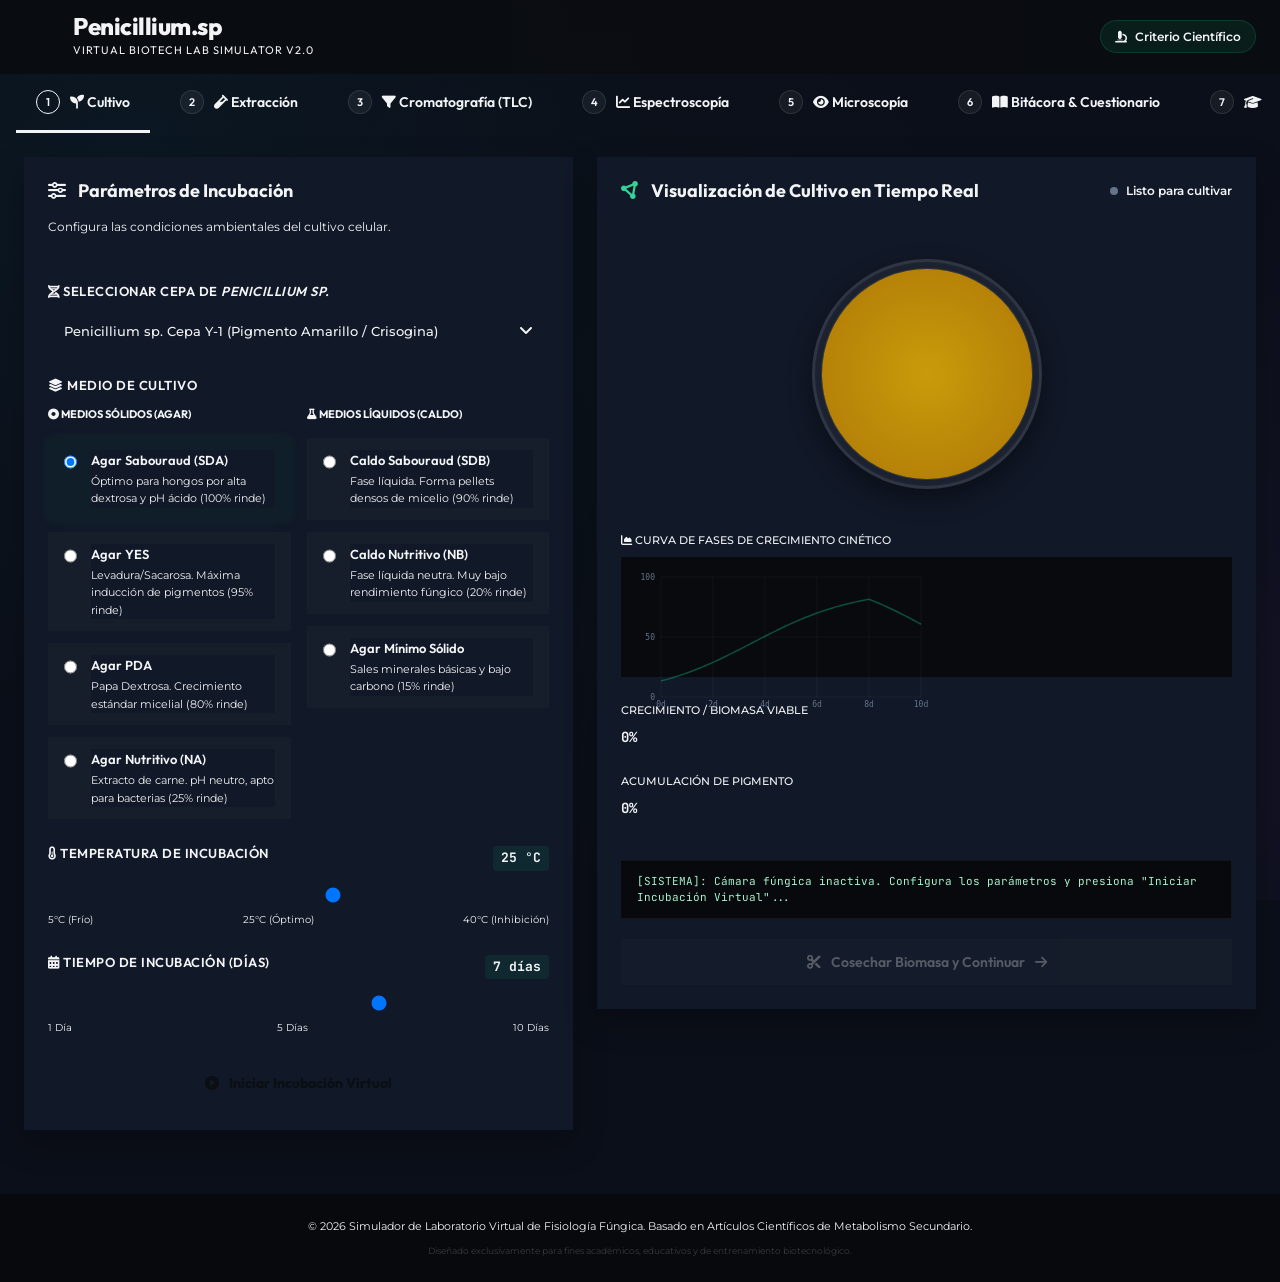
<file: index2.html>
<!DOCTYPE html>
<html lang="es">
    <html lang="es" class="dark">
        <style>
  html, body {
    background-color: #0b0f19 !important; /* El color oscuro de Antigravity */
    color: #f3f4f6 !important;
  }
  /* Esto forzará a las tarjetas del contenedor a ser oscuras */
  .bg-white, [class*="bg-white"], div[class*="card"] {
    background-color: #111827 !important;
    color: #f3f4f6 !important;
  }
</style>
<head>
    <link rel="stylesheet" href="index.css">
    <script src="app2.js"></script>
    <meta charset="UTF-8">
    <meta name="viewport" content="width=device-width, initial-scale=1.0">
    <title>Laboratorio Virtual v2.0 - Simulador de Penicillium sp. y Pigmentos Naturales</title>
    <meta name="description" content="Simulador de laboratorio virtual interactivo para observar el crecimiento de Penicillium sp., extracción de pigmentos naturales, cromatografía de capa fina (TLC) y espectroscopía UV-Vis.">
    <!-- Google Fonts -->
    <link rel="preconnect" href="https://fonts.googleapis.com">
    <link rel="preconnect" href="https://fonts.gstatic.com" crossorigin>
    <link href="https://fonts.googleapis.com/css2?family=Montserrat:wght@300;400;600;700&family=Outfit:wght@300;400;600;800&family=JetBrains+Mono:wght@400;700&display=swap" rel="stylesheet">
    <!-- FontAwesome for Icons -->
    <link rel="stylesheet" href="https://cdnjs.cloudflare.com/ajax/libs/font-awesome/6.4.0/css/all.min.css">
    <!-- Main Style Sheet Version 2 -->
    <link rel="stylesheet" href="index2.css">
</head>
<body class="biotech-theme">
    <body class="dark">
    <!-- Top Glowing Header -->
    <header class="app-header">
        <div class="header-container">
            <div class="logo-area">
                <i class="fa-solid fa-flask-vial glowing-icon"></i>
                <div class="logo-text">
                    <h1>Penicillium<span class="highlight">.sp</span></h1>
                    <p class="subtitle font-outfit">Virtual Biotech Lab Simulator v2.0</p>
                </div>
            </div>
            <div class="header-actions">
                <div class="badge-scientific">
                    <i class="fa-solid fa-microscope"></i>
                    <span>Criterio Científico</span>
                </div>
            </div>
        </div>
    </header>

    <!-- Main Navigation Stepper (Responsive Tabs) -->
    <nav class="nav-stepper">
        <div class="stepper-scroll-container">
            <button class="step-tab active" data-target="panel-cultivo">
                <span class="step-num">1</span>
                <span class="step-label"><i class="fa-solid fa-seedling"></i> Cultivo</span>
            </button>
            <button class="step-tab" data-target="panel-extraccion" id="tab-extraccion">
                <span class="step-num">2</span>
                <span class="step-label"><i class="fa-solid fa-vial"></i> Extracción</span>
            </button>
            <button class="step-tab" data-target="panel-cromatografia" id="tab-cromatografia">
                <span class="step-num">3</span>
                <span class="step-label"><i class="fa-solid fa-filter"></i> Cromatografía (TLC)</span>
            </button>
            <button class="step-tab" data-target="panel-espectroscopia" id="tab-espectroscopia">
                <span class="step-num">4</span>
                <span class="step-label"><i class="fa-solid fa-chart-line"></i> Espectroscopía</span>
            </button>
            <button class="step-tab" data-target="panel-microscopia" id="tab-microscopia">
                <span class="step-num">5</span>
                <span class="step-label"><i class="fa-solid fa-eye"></i> Microscopía</span>
            </button>
            <button class="step-tab" data-target="panel-bitacora">
                <span class="step-num">6</span>
                <span class="step-label"><i class="fa-solid fa-book-open"></i> Bitácora & Cuestionario</span>
            </button>
            <button class="step-tab" data-target="panel-referencias">
                <span class="step-num">7</span>
                <span class="step-label"><i class="fa-solid fa-graduation-cap"></i> Guía Científica</span>
            </button>
        </div>
    </nav>

    <!-- Main Application Container -->
    <main class="main-content">
        
        <!-- STEP 1: CULTIVATION -->
        <section id="panel-cultivo" class="panel-section active">
            <div class="grid-layout">
                <!-- Parameters Card -->
                <div class="card glass-card panel-left animate-slide-in">
                    <div class="card-header">
                        <h2><i class="fa-solid fa-sliders text-emerald"></i> Parámetros de Incubación</h2>
                        <p class="card-desc">Configura las condiciones ambientales del cultivo celular.</p>
                    </div>
                    <div class="card-body">
                        
                        <!-- Strain Selection -->
                        <div class="input-group">
                            <label class="input-label"><i class="fa-solid fa-dna"></i> Seleccionar Cepa de <em>Penicillium sp.</em></label>
                            <div class="custom-select-wrapper">
                                <select id="cepa-select" class="custom-select">
                                    <option value="chrysogenum" selected>Penicillium sp. Cepa Y-1 (Pigmento Amarillo / Crisogina)</option>
                                    <option value="purpurogenum">Penicillium sp. Cepa R-5 (Pigmento Rojo / Azafilonas)</option>
                                    <option value="strain_orange">Penicillium sp. Cepa GBPI_P155 (Pigmento Naranja / Mitorubrinol)</option>
                                </select>
                            </div>
                        </div>

                        <!-- Medium Selection -->
                        <div class="input-group">
                            <label class="input-label"><i class="fa-solid fa-layer-group"></i> Medio de Cultivo</label>
                            
                            <!-- Subcategories for Solid vs Liquid -->
                            <div class="medium-grid-selector">
                                <div class="medium-subsect">
                                    <span class="medium-subhead"><i class="fa-solid fa-circle-dot"></i> Medios Sólidos (Agar)</span>
                                    <div class="radio-group-cards">
                                        <label class="radio-card-option">
                                            <input type="radio" name="agar-medio" value="SDA" checked>
                                            <div class="radio-card-content">
                                                <span class="radio-title">Agar Sabouraud (SDA)</span>
                                                <span class="radio-desc">Óptimo para hongos por alta dextrosa y pH ácido (100% rinde)</span>
                                            </div>
                                        </label>
                                        <label class="radio-card-option">
                                            <input type="radio" name="agar-medio" value="YES">
                                            <div class="radio-card-content">
                                                <span class="radio-title">Agar YES</span>
                                                <span class="radio-desc">Levadura/Sacarosa. Máxima inducción de pigmentos (95% rinde)</span>
                                            </div>
                                        </label>
                                        <label class="radio-card-option">
                                            <input type="radio" name="agar-medio" value="PDA">
                                            <div class="radio-card-content">
                                                <span class="radio-title">Agar PDA</span>
                                                <span class="radio-desc">Papa Dextrosa. Crecimiento estándar micelial (80% rinde)</span>
                                            </div>
                                        </label>
                                        <label class="radio-card-option">
                                            <input type="radio" name="agar-medio" value="NA">
                                            <div class="radio-card-content">
                                                <span class="radio-title">Agar Nutritivo (NA)</span>
                                                <span class="radio-desc">Extracto de carne. pH neutro, apto para bacterias (25% rinde)</span>
                                            </div>
                                        </label>
                                    </div>
                                </div>

                                <div class="medium-subsect">
                                    <span class="medium-subhead"><i class="fa-solid fa-flask"></i> Medios Líquidos (Caldo)</span>
                                    <div class="radio-group-cards">
                                        <label class="radio-card-option">
                                            <input type="radio" name="agar-medio" value="SDB">
                                            <div class="radio-card-content">
                                                <span class="radio-title">Caldo Sabouraud (SDB)</span>
                                                <span class="radio-desc">Fase líquida. Forma pellets densos de micelio (90% rinde)</span>
                                            </div>
                                        </label>
                                        <label class="radio-card-option">
                                            <input type="radio" name="agar-medio" value="NB">
                                            <div class="radio-card-content">
                                                <span class="radio-title">Caldo Nutritivo (NB)</span>
                                                <span class="radio-desc">Fase líquida neutra. Muy bajo rendimiento fúngico (20% rinde)</span>
                                            </div>
                                        </label>
                                        <label class="radio-card-option">
                                            <input type="radio" name="agar-medio" value="MIN">
                                            <div class="radio-card-content">
                                                <span class="radio-title">Agar Mínimo Sólido</span>
                                                <span class="radio-desc">Sales minerales básicas y bajo carbono (15% rinde)</span>
                                            </div>
                                        </label>
                                    </div>
                                </div>
                            </div>
                        </div>

                        <!-- Temperature Slider -->
                        <div class="input-group">
                            <div class="slider-header">
                                <label class="input-label"><i class="fa-solid fa-temperature-half"></i> Temperatura de Incubación</label>
                                <span class="slider-value" id="temp-val">25 °C</span>
                            </div>
                            <input type="range" id="temp-slider" min="5" max="40" value="25" class="custom-range">
                            <div class="slider-labels">
                                <span>5°C (Frío)</span>
                                <span>25°C (Óptimo)</span>
                                <span>40°C (Inhibición)</span>
                            </div>
                        </div>

                        <!-- Days Slider -->
                        <div class="input-group">
                            <div class="slider-header">
                                <label class="input-label"><i class="fa-solid fa-calendar-days"></i> Tiempo de Incubación (Días)</label>
                                <span class="slider-value" id="dias-val">7 días</span>
                            </div>
                            <input type="range" id="dias-slider" min="1" max="10" value="7" class="custom-range">
                            <div class="slider-labels">
                                <span>1 Día</span>
                                <span>5 Días</span>
                                <span>10 Días</span>
                            </div>
                        </div>

                        <button id="btn-incubación" class="btn-primary ripple">
                            <i class="fa-solid fa-circle-play"></i> Iniciar Incubación Virtual
                        </button>
                    </div>
                </div>

                <!-- Simulation Visualizer Card -->
                <div class="card glass-card panel-right animate-slide-in" style="animation-delay: 0.1s;">
                    <div class="card-header">
                        <h2><i class="fa-solid fa-circle-nodes text-neon"></i> Visualización de Cultivo en Tiempo Real</h2>
                        <div class="status-indicator">
                            <span class="pulse-dot grey" id="cultivo-status-dot"></span>
                            <span id="cultivo-status-text">Listo para cultivar</span>
                        </div>
                    </div>
                    <div class="card-body petri-display-area">
                        
                        <!-- Dynamic Visualizers (Toggle Solid/Liquid) -->
                        <div class="growth-visualizer-frame">
                            <!-- Solid Agar Visualizer (Petri dish) -->
                            <div class="petri-dish-outer" id="solid-growth-visualizer">
                                <div class="petri-dish-rim">
                                    <div class="petri-agar-layer" id="petri-agar">
                                        <div class="mold-inoculum" id="mold-inoculum"></div>
                                        <div class="pigment-diffusion" id="pigment-halo"></div>
                                    </div>
                                </div>
                            </div>

                            <!-- Liquid Broth Visualizer (Erlenmeyer Flask) -->
                            <div class="flask-outer" id="liquid-growth-visualizer" style="display: none;">
                                <div class="flask-container">
                                    <div class="flask-rim"></div>
                                    <div class="flask-neck"></div>
                                    <div class="flask-body">
                                        <div class="flask-liquid" id="flask-liquid-layer">
                                            <div class="liquid-mycelium-pellets" id="mycelium-pellets-container">
                                                <!-- Dynamic floating pellets will draw here -->
                                            </div>
                                        </div>
                                    </div>
                                    <div class="flask-base"></div>
                                </div>
                            </div>
                        </div>

                        <!-- Fungal growth kinetics phase chart -->
                        <div class="growth-chart-frame">
                            <span class="stat-label"><i class="fa-solid fa-chart-area"></i> Curva de Fases de Crecimiento Cinético</span>
                            <div class="chart-container-wrapper" style="height: 120px; margin-top: 5px;">
                                <canvas id="canvas-curva-crecimiento"></canvas>
                            </div>
                        </div>

                        <!-- Interactive Stats Dashboard -->
                        <div class="stats-dashboard" style="margin-top: 15px;">
                            <div class="stat-box">
                                <span class="stat-label">Crecimiento / Biomasa Viable</span>
                                <span class="stat-value text-emerald" id="stat-crecimiento">0%</span>
                                <div class="progress-bar-container">
                                    <div class="progress-bar-fill" id="bar-crecimiento" style="width: 0%;"></div>
                                </div>
                            </div>
                            <div class="stat-box">
                                <span class="stat-label">Acumulación de Pigmento</span>
                                <span class="stat-value text-gold" id="stat-pigmento">0%</span>
                                <div class="progress-bar-container">
                                    <div class="progress-bar-fill gold" id="bar-pigmento" style="width: 0%;"></div>
                                </div>
                            </div>
                        </div>

                        <!-- Turbidity Measurement Module -->
                        <div class="input-group" id="turbidity-module-container" style="display: none; width: 100%; margin-top: 15px; border-top: 1px solid var(--border-color); padding-top: 15px;">
                            <label class="input-label"><i class="fa-solid fa-square-poll-vertical"></i> Análisis de Turbidez Óptica (OD₆₀₀) en Medio Líquido</label>
                            <div class="yield-dashboard" style="grid-template-columns: 1fr; margin-bottom: 10px;">
                                <div class="yield-box" style="border-left: 3px solid var(--neon-cyan); background: rgba(6, 182, 212, 0.03); display: flex; flex-direction: row; justify-content: space-between; align-items: center; padding: 12px 16px;">
                                    <span class="yield-label" style="margin-bottom:0;">Densidad Óptica (OD₆₀₀):</span>
                                    <span class="yield-value font-mono text-cyan" id="turbidez-val" style="font-size: 20px;">0.000 OD</span>
                                </div>
                            </div>
                            <button id="btn-medir-turbidez" class="btn-secondary small-btn" style="width: 100% !important; border-color: rgba(6, 182, 212, 0.35);"><i class="fa-solid fa-circle-nodes"></i> Medir Turbidez Muestra Líquida</button>
                        </div>

                        <div class="console-box font-mono" id="cultivo-console">
                            [SISTEMA]: Cámara fúngica inactiva. Configura los parámetros y presiona "Iniciar Incubación Virtual"...
                        </div>

                        <button id="btn-cosechar" class="btn-secondary" disabled>
                            <i class="fa-solid fa-scissors"></i> Cosechar Biomasa y Continuar <i class="fa-solid fa-arrow-right"></i>
                        </button>
                    </div>
                </div>
            </div>
        </section>

        <!-- STEP 2: EXTRACTION -->
        <section id="panel-extraccion" class="panel-section">
            <div class="grid-layout">
                <!-- Extraction controls -->
                <div class="card glass-card panel-left">
                    <div class="card-header">
                        <h2><i class="fa-solid fa-mortar-pestle text-purple"></i> Protocolo de Extracción</h2>
                        <p class="card-desc">Separa químicamente los pigmentos de la biomasa celular cosechada.</p>
                    </div>
                    <div class="card-body">
                        <!-- Summary of biomass -->
                        <div class="status-summary-box">
                            <div class="summary-row">
                                <span>Cepa Incubada:</span>
                                <strong id="ext-summary-cepa">-</strong>
                            </div>
                            <div class="summary-row">
                                <span>Medio / Crecimiento:</span>
                                <strong id="ext-summary-crecimiento">-</strong>
                            </div>
                            <div class="summary-row">
                                <span>Biomasa Cosechada:</span>
                                <strong class="text-emerald" id="ext-summary-biomasa">0.00 g</strong>
                            </div>
                        </div>

                        <!-- Solvent Select -->
                        <div class="input-group">
                            <label class="input-label"><i class="fa-solid fa-whiskey-glass"></i> Seleccionar Solvente Orgánico</label>
                            <div class="radio-group-cards">
                                <label class="radio-card-option">
                                    <input type="radio" name="solvente-select" value="EtOAc" checked>
                                    <div class="radio-card-content">
                                        <span class="radio-title">Acetato de Etilo (EtOAc)</span>
                                        <span class="radio-desc">Polaridad media. Altamente eficaz para azafilonas.</span>
                                    </div>
                                </label>
                                <label class="radio-card-option">
                                    <input type="radio" name="solvente-select" value="MeOH">
                                    <div class="radio-card-content">
                                        <span class="radio-title">Metanol (MeOH)</span>
                                        <span class="radio-desc">Orgánico polar. Excelente poder disolvente y arrastre.</span>
                                    </div>
                                </label>
                                <label class="radio-card-option">
                                    <input type="radio" name="solvente-select" value="H2O">
                                    <div class="radio-card-content">
                                        <span class="radio-title">Agua Destilada (H₂O)</span>
                                        <span class="radio-desc">Polar. Los pigmentos son mayormente hidrófobos.</span>
                                    </div>
                                </label>
                                <label class="radio-card-option">
                                    <input type="radio" name="solvente-select" value="Hex">
                                    <div class="radio-card-content">
                                        <span class="radio-title">n-Hexano (Hex)</span>
                                        <span class="radio-desc">No polar. Baja solubilidad para policétidos conjugados.</span>
                                    </div>
                                </label>
                            </div>
                        </div>

                        <button id="btn-filtrar" class="btn-primary ripple">
                            <i class="fa-solid fa-arrows-spin"></i> Homogeneizar y Centrifugar
                        </button>
                    </div>
                </div>

                <!-- Extraction visuals -->
                <div class="card glass-card panel-right">
                    <div class="card-header">
                        <h2><i class="fa-solid fa-vial-circle-check text-purple"></i> Fase de Separación Química</h2>
                        <div class="status-indicator">
                            <span class="pulse-dot grey" id="ext-status-dot"></span>
                            <span id="ext-status-text">Espera de homogeneización</span>
                        </div>
                    </div>
                    <div class="card-body test-tube-display-area">
                        
                        <!-- Test Tube Visualization -->
                        <div class="test-tube-container">
                            <!-- Vortex shaker base -->
                            <div class="vortex-base" id="vortex-shaker">
                                <div class="test-tube">
                                    <div class="test-tube-rim"></div>
                                    <div class="test-tube-liquid upper-phase" id="tube-upper-phase">
                                        <span class="phase-label" id="label-upper">Fase Solvente (Vacío)</span>
                                    </div>
                                    <div class="test-tube-liquid lower-phase" id="tube-lower-phase">
                                        <span class="phase-label">Biomasa / Detritos</span>
                                    </div>
                                </div>
                            </div>
                        </div>

                        <!-- Extraction yield indicators -->
                        <div class="yield-dashboard">
                            <div class="yield-box">
                                <span class="yield-label">Rendimiento Físico de Extracción</span>
                                <span class="yield-value font-mono" id="ext-val-rendimiento">0.00 %</span>
                            </div>
                            <div class="yield-box">
                                <span class="yield-label">Color de Extracto Orgánico</span>
                                <div class="color-swatch-box">
                                    <span class="color-swatch" id="ext-color-indicator"></span>
                                    <span class="color-hex font-mono" id="ext-color-hex">#Ninguno</span>
                                </div>
                            </div>
                        </div>

                        <div class="console-box font-mono" id="ext-console">
                            [EXTRACCIÓN]: Carga de biomasa lista. Selecciona un solvente para iniciar el protocolo...
                        </div>

                        <button id="btn-proceder-tlc" class="btn-secondary" disabled>
                            <i class="fa-solid fa-shoe-prints"></i> Llevar Extracto a TLC <i class="fa-solid fa-arrow-right"></i>
                        </button>
                    </div>
                </div>
            </div>
        </section>

        <!-- STEP 3: CHROMATOGRAPHY -->
        <section id="panel-cromatografia" class="panel-section">
            <div class="grid-layout">
                <!-- Chromatography controls -->
                <div class="card glass-card panel-left">
                    <div class="card-header">
                        <h2><i class="fa-solid fa-sliders text-cyan"></i> Parámetros Cromatográficos</h2>
                        <p class="card-desc">Simula la separación de metabolitos en placa de Sílice Gel 60.</p>
                    </div>
                    <div class="card-body">
                        <!-- Summary of extract loaded -->
                        <div class="status-summary-box cyan-border">
                            <div class="summary-row">
                                <span>Extracto Muestreado:</span>
                                <strong id="tlc-summary-extracto">-</strong>
                            </div>
                            <div class="summary-row">
                                <span>Solvente de Extracción:</span>
                                <strong id="tlc-summary-solvente">-</strong>
                            </div>
                            <div class="summary-row">
                                <span>Concentración de Muestra:</span>
                                <strong class="text-cyan" id="tlc-summary-concentracion">0.00 mg/mL</strong>
                            </div>
                        </div>

                        <!-- Mobile Phase selection -->
                        <div class="input-group">
                            <label class="input-label"><i class="fa-solid fa-flask"></i> Fase Móvil (Sistema de Elución)</label>
                            <div class="radio-group-cards">
                                <label class="radio-card-option">
                                    <input type="radio" name="fase-movil" value="HexEtOAc" checked>
                                    <div class="radio-card-content">
                                        <span class="radio-title text-cyan">Hexano:Acetato de Etilo (7:3)</span>
                                        <span class="radio-desc">Polaridad media-baja. Excelente resolución para pigmentos fúngicos policétidos.</span>
                                    </div>
                                </label>
                                <label class="radio-card-option">
                                    <input type="radio" name="fase-movil" value="ChlMeOH">
                                    <div class="radio-card-content">
                                        <span class="radio-title text-cyan">Cloroformo:Metanol (9:1)</span>
                                        <span class="radio-desc">Gran fuerza eluyente. Desplaza rápidamente todos los compuestos.</span>
                                    </div>
                                </label>
                                <label class="radio-card-option">
                                    <input type="radio" name="fase-movil" value="Agua">
                                    <div class="radio-card-content">
                                        <span class="radio-title text-cyan">Agua Destilada (100%)</span>
                                        <span class="radio-desc">Sistema puramente polar. Nulo desplazamiento por insolubilidad.</span>
                                    </div>
                                </label>
                            </div>
                        </div>

                        <div class="action-buttons-stack">
                            <button id="btn-sembrar-tlc" class="btn-secondary ripple">
                                <i class="fa-solid fa-droplet"></i> 1. Sembrar Muestra (Capilar)
                            </button>
                            <button id="btn-correr-tlc" class="btn-primary ripple" disabled>
                                <i class="fa-solid fa-play"></i> 2. Iniciar Elución
                            </button>
                        </div>
                    </div>
                </div>

                <!-- Chromatography Visualizer -->
                <div class="card glass-card panel-right">
                    <div class="card-header">
                        <h2><i class="fa-solid fa-layer-group text-cyan"></i> Cámara Cromatográfica</h2>
                        <div class="status-indicator">
                            <span class="pulse-dot grey" id="tlc-status-dot"></span>
                            <span id="tlc-status-text">Espera de muestra</span>
                        </div>
                    </div>
                    <div class="card-body tlc-display-area">
                        
                        <div class="tlc-simulation-flex">
                            
                            <!-- TLC Chamber Graphic -->
                            <div class="tlc-chamber">
                                <div class="chamber-lid"></div>
                                <div class="chamber-solvent-pool" id="chamber-pool"></div>
                                
                                <div class="tlc-plate" id="tlc-plate-div">
                                    <!-- Solvent Front Line (Hidden initially, rises dynamically) -->
                                    <div class="solvent-front-line" id="sol-front">
                                        <span class="front-label font-mono">FRENTE</span>
                                    </div>
                                    <!-- Base/Origin line -->
                                    <div class="tlc-base-line">
                                        <span class="base-label font-mono">ORIGEN</span>
                                    </div>
                                    
                                    <!-- Spotted Sample (Initial point) -->
                                    <div class="tlc-spot origin-spot" id="tlc-spot-initial"></div>

                                    <!-- Separated Pigment Bands (Rises dynamically) -->
                                    <div class="tlc-spot-band yellow-band" id="band-yellow" style="bottom: 15%; display: none;"></div>
                                    <div class="tlc-spot-band orange-band" id="band-orange" style="bottom: 15%; display: none;"></div>
                                    <div class="tlc-spot-band red-band" id="band-red" style="bottom: 15%; display: none;"></div>
                                </div>
                            </div>

                            <!-- Interactive TLC Rulers and calculations -->
                            <div class="tlc-analysis-panel">
                                <h3><i class="fa-solid fa-calculator"></i> Análisis del Factor de Retención (R<sub>f</sub>)</h3>
                                <p class="card-desc">Haz clic en las bandas separadas en la placa cromatográfica para calcular el R<sub>f</sub>.</p>
                                
                                <div class="rf-box font-mono">
                                    <div class="rf-formula">
                                        R<sub>f</sub> = Distancia Recorrida Soluto / Distancia Recorrida Solvente
                                    </div>
                                    <hr class="card-hr">
                                    <div class="rf-values-list">
                                        <div class="rf-row">
                                            <span>Frente del Solvente:</span>
                                            <span id="rf-solvente-dist">8.00 cm</span>
                                        </div>
                                        <div class="rf-row active-calculation" id="calc-banda-activa">
                                            <span>Banda seleccionada:</span>
                                            <span class="text-neon" id="rf-active-band">-</span>
                                        </div>
                                        <div class="rf-row">
                                            <span>Distancia Soluto:</span>
                                            <span id="rf-soluto-dist">0.00 cm</span>
                                        </div>
                                        <div class="rf-row">
                                            <span>R<sub>f</sub> Calculado:</span>
                                            <span class="text-gold font-bold" id="rf-final-val">0.00</span>
                                        </div>
                                    </div>
                                </div>
                                <div class="tlc-help-tip">
                                    <i class="fa-solid fa-info-circle text-cyan"></i>
                                    <span>Las placas TLC separan los pigmentos por polaridad. Las moléculas más polares son retenidas con más fuerza (menor R<sub>f</sub>).</span>
                                </div>
                            </div>
                        </div>

                        <div class="console-box font-mono" id="tlc-console">
                            [CROMATOGRAFÍA]: Listo para sembrar el capilar de sílice...
                        </div>

                        <button id="btn-proceder-espectro" class="btn-secondary" disabled>
                            <i class="fa-solid fa-chevron-right"></i> Ir a Espectroscopía UV-Vis <i class="fa-solid fa-arrow-right"></i>
                        </button>
                    </div>
                </div>
            </div>
        </section>

        <!-- STEP 4: SPECTROSCOPY -->
        <section id="panel-espectroscopia" class="panel-section">
            <div class="grid-layout">
                <!-- Spectrophotometer controls -->
                <div class="card glass-card panel-left">
                    <div class="card-header">
                        <h2><i class="fa-solid fa-cube text-pink"></i> Celda de Espectrofotometría</h2>
                        <p class="card-desc">Prepara y calibra la muestra purificada para el escaneo de transmitancia lumínica.</p>
                    </div>
                    <div class="card-body">
                        <!-- Summary of TLC fraction -->
                        <div class="status-summary-box pink-border">
                            <div class="summary-row">
                                <span>Pigmento Purificado:</span>
                                <strong id="spec-summary-pigmento">-</strong>
                            </div>
                            <div class="summary-row">
                                <span>Pureza Estimada:</span>
                                <strong class="text-emerald" id="spec-summary-pureza">0% (Puro de TLC)</strong>
                            </div>
                            <div class="summary-row">
                                <span>Solvente de Dilución:</span>
                                <strong id="spec-summary-solvente">-</strong>
                            </div>
                        </div>

                        <div class="spec-control-steps">
                            <div class="spec-step">
                                <div class="step-circle font-mono">A</div>
                                <div class="step-info">
                                    <h4>Calibración del Blanco</h4>
                                    <p>Inserta la cubeta con solvente puro para calibrar a 100% de Transmitancia.</p>
                                    <button id="btn-spec-blanco" class="btn-secondary small-btn"><i class="fa-solid fa-scale-balanced"></i> Calibrar Blanco</button>
                                </div>
                            </div>
                            
                            <div class="spec-step">
                                <div class="step-circle font-mono">B</div>
                                <div class="step-info">
                                    <h4>Insertar Muestra</h4>
                                    <p>Coloca la cubeta con el extracto de <em>Penicillium sp.</em> purificado.</p>
                                    <button id="btn-spec-muestra" class="btn-secondary small-btn" disabled><i class="fa-solid fa-vial"></i> Cargar Cubeta</button>
                                </div>
                            </div>

                            <div class="spec-step">
                                <div class="step-circle font-mono">C</div>
                                <div class="step-info">
                                    <h4>Escaneo de Wavelength</h4>
                                    <p>Inicia el escaneo automático del espectro visible completo ($300 - 700\text{ nm}$).</p>
                                    <button id="btn-spec-scan" class="btn-primary ripple" disabled><i class="fa-solid fa-wand-magic-sparkles"></i> Escanear Espectro</button>
                                </div>
                            </div>
                        </div>
                    </div>
                </div>

                <!-- Spectroscopy Graph and Laser visualization -->
                <div class="card glass-card panel-right">
                    <div class="card-header">
                        <h2><i class="fa-solid fa-wave-square text-pink"></i> Analizador de Espectro Óptico UV-Vis</h2>
                        <div class="status-indicator">
                            <span class="pulse-dot grey" id="spec-status-dot"></span>
                            <span id="spec-status-text">Esperando calibración</span>
                        </div>
                    </div>
                    <div class="card-body spec-display-area">
                        
                        <!-- Visual Cuvette optical path -->
                        <div class="optical-path-container">
                            <div class="light-emitter font-mono">EMISOR</div>
                            
                            <div class="optical-beam-path">
                                <div class="laser-beam" id="laser-beam-indicator"></div>
                            </div>

                            <div class="cuvette-holder" id="cuvette-graphic-holder">
                                <div class="cuvette-container" id="cuvette-inner">
                                    <div class="cuvette-reflection"></div>
                                    <div class="cuvette-fluid" id="cuvette-liquid"></div>
                                </div>
                                <span class="holder-label font-mono">CUBETA DE CUARZO</span>
                            </div>

                            <div class="optical-beam-path">
                                <div class="laser-beam attenuated" id="laser-beam-attenuated"></div>
                            </div>

                            <div class="optical-sensor font-mono">DETECTOR</div>
                        </div>

                        <!-- Real-time Plotting Canvas -->
                        <div class="chart-container-wrapper">
                            <canvas id="canvas-espectro" class="spec-chart-canvas"></canvas>
                        </div>

                        <!-- Scan statistics -->
                        <div class="spec-results-bar" id="spec-results-box" style="display: none;">
                            <div class="spec-res-box">
                                <span class="res-lbl">Absorción Máxima ($\lambda_{max}$)</span>
                                <span class="res-val text-pink font-mono" id="spec-res-wavelength">0 nm</span>
                            </div>
                            <div class="spec-res-box">
                                <span class="res-lbl">Absorbancia Óptima</span>
                                <span class="res-val text-gold font-mono" id="spec-res-absorbance">0.000 Abs</span>
                            </div>
                            <div class="spec-res-box">
                                <span class="res-lbl">Familia Química</span>
                                <span class="res-val text-neon font-mono" id="spec-res-family">-</span>
                            </div>
                        </div>

                        <div class="console-box font-mono" id="spec-console">
                            [ESPECTROSCOPÍA]: Coloca el blanco de calibración para ajustar el detector a cero absorbancia...
                        </div>

                        <button id="btn-proceder-microscopio" class="btn-secondary" style="margin-top: 10px;" disabled>
                            <i class="fa-solid fa-eye"></i> Proceder al Microscopio <i class="fa-solid fa-arrow-right"></i>
                        </button>
                    </div>
                </div>
            </div>
        </section>

        <!-- STEP 5: VIRTUAL MICROSCOPE -->
        <section id="panel-microscopia" class="panel-section">
            <div class="grid-layout">
                <!-- Microscope controls -->
                <div class="card glass-card panel-left">
                    <div class="card-header">
                        <h2><i class="fa-solid fa-sliders text-neon"></i> Controles del Microscopio</h2>
                        <p class="card-desc">Enfoca y analiza las muestras celulares o contaminaciones biológicas.</p>
                    </div>
                    <div class="card-body">
                        
                        <!-- Objective Lenses Selector -->
                        <div class="input-group">
                            <label class="input-label"><i class="fa-solid fa-magnifying-glass-plus"></i> Lente Objetivo (Aumento)</label>
                            <div class="zoom-btn-selector">
                                <button class="zoom-btn active" data-zoom="100">10x (100x Total)</button>
                                <button class="zoom-btn" data-zoom="400">40x (400x Estructural)</button>
                                <button class="zoom-btn" data-zoom="1000">100x (1000x Inmersión)</button>
                            </div>
                        </div>

                        <!-- Sample Selector -->
                        <div class="input-group">
                            <label class="input-label"><i class="fa-solid fa-clipboard-list"></i> Cargar Portaobjetos (Muestra)</label>
                            <div class="custom-select-wrapper">
                                <select id="micro-sample-select" class="custom-select">
                                    <option value="penicillium_active" selected>Muestra de Penicillium sp. del Cultivo</option>
                                    <option value="contam_aspergillus">Contaminación Fúngica: Aspergillus sp.</option>
                                    <option value="contam_rhizopus">Contaminación Fúngica: Rhizopus sp.</option>
                                    <option value="contam_bacterias">Contaminación Bacteriana: Cocos y Bacilos</option>
                                </select>
                            </div>
                        </div>

                        <!-- Micrometric Focus Slider -->
                        <div class="input-group">
                            <div class="slider-header">
                                <label class="input-label"><i class="fa-solid fa-expand"></i> Tornillo Micrométrico (Enfoque)</label>
                                <span class="slider-value" id="focus-val" style="background: rgba(52, 211, 153, 0.1); color: #34d399;">15%</span>
                            </div>
                            <input type="range" id="focus-slider" min="0" max="100" value="15" class="custom-range" style="accent-color: #34d399;">
                            <div class="slider-labels">
                                <span>Desenfoque Izq</span>
                                <span>NÍTIDO (50%)</span>
                                <span>Desenfoque Der</span>
                            </div>
                        </div>

                        <div class="highlight-info-box" style="margin-top: 15px; border-left-color: #34d399; background: rgba(52, 211, 153, 0.02);">
                            <h4><i class="fa-solid fa-circle-question"></i> Guía de Identificación:</h4>
                            <p id="microscope-guide-text">Cargando portaobjetos de Penicillium. Observa los filamentos tabicados (septados).</p>
                        </div>
                    </div>
                </div>

                <!-- Microscope Viewport -->
                <div class="card glass-card panel-right">
                    <div class="card-header">
                        <h2><i class="fa-solid fa-circle-notch text-neon"></i> Ocular del Microscopio Óptico</h2>
                        <div class="status-indicator">
                            <span class="pulse-dot green" id="micro-status-dot"></span>
                            <span id="micro-status-text">Muestra Cargada</span>
                        </div>
                    </div>
                    <div class="card-body micro-display-area">
                        
                        <!-- Circular Microscope Ocular -->
                        <div class="microscope-ocular-frame">
                            <div class="ocular-glow-ring">
                                <div class="ocular-viewport-inner" id="ocular-view-element">
                                    <canvas id="canvas-microscopio" class="microscope-canvas"></canvas>
                                    <!-- Blur overlay filter will be applied dynamically -->
                                    <div class="ocular-light-lens"></div>
                                    <div class="ocular-reticle"></div>
                                </div>
                            </div>
                        </div>

                        <!-- Focus hint -->
                        <div class="focus-alert-box font-mono" id="focus-alert">
                            <i class="fa-solid fa-circle-exclamation"></i> IMAGEN DESENFOCADA. Ajusta el tornillo micrométrico en los controles de la izquierda.
                        </div>

                        <!-- Microscope Gallery Upload -->
                        <div class="microscope-evidence-uploader" style="width: 100%; margin-top: 20px;">
                            <div class="upload-dropzone" id="micro-upload-zone" style="padding: 15px; border-color: rgba(52, 211, 153, 0.25); background: rgba(52, 211, 153, 0.01);">
                                <i class="fa-solid fa-camera cloud-upload-icon" style="color: #34d399; font-size: 24px;"></i>
                                <div class="upload-zone-text">
                                    <h3>Guardar Captura del Microscopio</h3>
                                    <p class="font-outfit" style="font-size: 11px;">Sube tus imágenes reales tomadas con tu celular en el microscopio físico para catalogar.</p>
                                </div>
                                <input type="file" id="micro-upload-input" accept="image/*" class="file-hidden-input">
                            </div>
                        </div>

                        <button id="btn-proceder-bitacora" class="btn-primary ripple" style="margin-top: 10px;">
                            <i class="fa-solid fa-book-open"></i> Abrir Bitácora & Cuestionario <i class="fa-solid fa-arrow-right"></i>
                        </button>
                    </div>
                </div>
            </div>
        </section>

        <!-- STEP 6: LABORATORY NOTEBOOK & GALLERY & QUESTIONNAIRE -->
        <section id="panel-bitacora" class="panel-section">
            <div class="layout-vertical animate-slide-in">
                
                <!-- Section 6.1: Interactive Notebook -->
                <div class="card glass-card" style="margin-bottom: 25px;">
                    <div class="card-header">
                        <h2><i class="fa-solid fa-book text-emerald"></i> Bitácora Digital de Ensayos Científicos</h2>
                        <p class="card-desc">Historial completo de experimentos y simulaciones realizadas en esta sesión (Guardado en `localStorage`).</p>
                    </div>
                    <div class="card-body">
                        <div class="table-responsive">
                            <table class="biotech-table" id="table-logs">
                                <thead>
                                    <tr>
                                        <th>Fecha / Hora</th>
                                        <th>Cepa de <em>Penicillium</em></th>
                                        <th>Medio (Sustrato)</th>
                                        <th>Extracción (Solvente)</th>
                                        <th>Cromatografía (R<sub>f</sub>)</th>
                                        <th>$\lambda_{max}$ UV-Vis</th>
                                        <th>Acción</th>
                                    </tr>
                                </thead>
                                <tbody id="table-logs-body">
                                    <!-- Log rows will dynamically insert here -->
                                    <tr class="empty-row-placeholder">
                                        <td colspan="7"><i class="fa-solid fa-folder-open"></i> Aún no has registrado ensayos. Completa una simulación y haz clic en "Registrar Resultados".</td>
                                    </tr>
                                </tbody>
                            </table>
                        </div>
                        <div class="table-actions" style="margin-top: 15px;">
                            <button id="btn-borrar-bitacora" class="btn-danger-outline small-btn"><i class="fa-solid fa-trash-can"></i> Limpiar Historial</button>
                        </div>
                    </div>
                </div>

                <!-- Cuestionario del Proyecto de Aula -->
                <div class="card glass-card" style="margin-bottom: 25px;">
                    <div class="card-header">
                        <h2><i class="fa-solid fa-graduation-cap text-cyan"></i> Cuestionario de Recopilación - Proyecto de Aula (Penicillium sp.)</h2>
                        <p class="card-desc">Redacta y guarda tus respuestas científicas fúngicas con opción de adjuntar imágenes de tus propios resultados de laboratorio real. Los datos se autoguardan localmente.</p>
                    </div>
                    <div class="card-body">
                        <div class="questionnaire-wrapper">
                            
                            <!-- Question 1 -->
                            <div class="q-card-container" id="qcard-1">
                                <div class="q-header-row">
                                    <h3>1. ¿Cuál es el efecto de diferentes condiciones ambientales (Temperatura - pH - Nutrientes) en el crecimiento de su microorganismo?</h3>
                                </div>
                                <div class="q-body-content">
                                    <div class="saved-answer-box" id="saved-ans-1">
                                        <p class="answer-placeholder"><em>Aún no has guardado una respuesta para esta pregunta. Haz clic en "Editar Respuesta" abajo para redactar.</em></p>
                                    </div>
                                    <div class="attached-img-box" id="attached-img-1" style="display: none;"></div>
                                    <div class="edit-answer-form" id="edit-form-1" style="display: none;">
                                        <textarea class="q-textarea font-outfit" id="q-input-1" placeholder="Escribe tu fundamentación fúngica aquí (Ej: Penicillium sp. exhibe crecimiento óptimo a 25°C. El estrés térmico >37°C detiene la germinación y desnaturaliza las enzimas policétido sintasas (PKS), inhibiendo pigmentos...)"></textarea>
                                        
                                        <!-- Photo attachment sub-section -->
                                        <div class="q-photo-attacher-row">
                                            <button class="btn-secondary small-btn btn-trigger-file" data-target-input="q-file-1"><i class="fa-solid fa-image"></i> Adjuntar Foto Real</button>
                                            <input type="file" id="q-file-1" accept="image/*" class="file-hidden-input q-file-uploader" data-q-index="1">
                                            <span class="file-upload-status" id="q-file-status-1">Sin imagen cargada</span>
                                        </div>
                                    </div>
                                </div>
                                <div class="q-footer-actions">
                                    <button class="btn-primary small-btn btn-save-answer" data-q="1" style="display:none;"><i class="fa-solid fa-floppy-disk"></i> Guardar Cambios</button>
                                    <button class="btn-secondary small-btn btn-edit-answer" data-q="1"><i class="fa-solid fa-pen-to-square"></i> Editar Respuesta</button>
                                    <button class="btn-danger-outline small-btn btn-delete-answer" data-q="1"><i class="fa-solid fa-eraser"></i> Borrar Todo</button>
                                </div>
                            </div>

                            <!-- Question 2 -->
                            <div class="q-card-container" id="qcard-2">
                                <div class="q-header-row">
                                    <h3>2. ¿Cómo varía la cantidad y diversidad de microorganismos presentes en la muestra de acuerdo al tipo de medio implementado para el crecimiento (medio líquido o sólido)?</h3>
                                </div>
                                <div class="q-body-content">
                                    <div class="saved-answer-box" id="saved-ans-2">
                                        <p class="answer-placeholder"><em>Aún no has guardado una respuesta para esta pregunta. Haz clic en "Editar Respuesta" abajo para redactar.</em></p>
                                    </div>
                                    <div class="attached-img-box" id="attached-img-2" style="display: none;"></div>
                                    <div class="edit-answer-form" id="edit-form-2" style="display: none;">
                                        <textarea class="q-textarea font-outfit" id="q-input-2" placeholder="Escribe tu fundamentación fúngica aquí (Ej: El medio sólido (placa Agar) permite el aislamiento colonial selectivo facilitando contar UFC e identificar diversidad morfológica de esporas fúngicas. El medio líquido (Caldo) favorece el crecimiento homogéneo en pellets fúngicos densos, pero dificulta medir diversidad sin siembra previa...)"></textarea>
                                        
                                        <div class="q-photo-attacher-row">
                                            <button class="btn-secondary small-btn btn-trigger-file" data-target-input="q-file-2"><i class="fa-solid fa-image"></i> Adjuntar Foto Real</button>
                                            <input type="file" id="q-file-2" accept="image/*" class="file-hidden-input q-file-uploader" data-q-index="2">
                                            <span class="file-upload-status" id="q-file-status-2">Sin imagen cargada</span>
                                        </div>
                                    </div>
                                </div>
                                <div class="q-footer-actions">
                                    <button class="btn-primary small-btn btn-save-answer" data-q="2" style="display:none;"><i class="fa-solid fa-floppy-disk"></i> Guardar Cambios</button>
                                    <button class="btn-secondary small-btn btn-edit-answer" data-q="2"><i class="fa-solid fa-pen-to-square"></i> Editar Respuesta</button>
                                    <button class="btn-danger-outline small-btn btn-delete-answer" data-q="2"><i class="fa-solid fa-eraser"></i> Borrar Todo</button>
                                </div>
                            </div>

                            <!-- Question 3 -->
                            <div class="q-card-container" id="qcard-3">
                                <div class="q-header-row">
                                    <h3>3. ¿Cuál es la eficacia comparativa de diferentes medios de cultivo selectivos de acuerdo a la información del material de apoyo, para el microorganismo en estudio?</h3>
                                </div>
                                <div class="q-body-content">
                                    <div class="saved-answer-box" id="saved-ans-3">
                                        <p class="answer-placeholder"><em>Aún no has guardado una respuesta para esta pregunta. Haz clic en "Editar Respuesta" abajo para redactar.</em></p>
                                    </div>
                                    <div class="attached-img-box" id="attached-img-3" style="display: none;"></div>
                                    <div class="edit-answer-form" id="edit-form-3" style="display: none;">
                                        <textarea class="q-textarea font-outfit" id="q-input-3" placeholder="Escribe tu fundamentación fúngica aquí (Ej: El Agar Sabouraud (SDA) y SDB presentan alta eficacia fúngica selectiva gracias a su elevada concentración de dextrosa y pH ácido (~5.6) que inhibe bacterias. El agar YES induce masivamente metabolitos secundarios como azafilonas al aportar sacarosa. En cambio, el Agar Nutritivo tiene baja eficacia fúngica por su pH neutro...)"></textarea>
                                        
                                        <div class="q-photo-attacher-row">
                                            <button class="btn-secondary small-btn btn-trigger-file" data-target-input="q-file-3"><i class="fa-solid fa-image"></i> Adjuntar Foto Real</button>
                                            <input type="file" id="q-file-3" accept="image/*" class="file-hidden-input q-file-uploader" data-q-index="3">
                                            <span class="file-upload-status" id="q-file-status-3">Sin imagen cargada</span>
                                        </div>
                                    </div>
                                </div>
                                <div class="q-footer-actions">
                                    <button class="btn-primary small-btn btn-save-answer" data-q="3" style="display:none;"><i class="fa-solid fa-floppy-disk"></i> Guardar Cambios</button>
                                    <button class="btn-secondary small-btn btn-edit-answer" data-q="3"><i class="fa-solid fa-pen-to-square"></i> Editar Respuesta</button>
                                    <button class="btn-danger-outline small-btn btn-delete-answer" data-q="3"><i class="fa-solid fa-eraser"></i> Borrar Todo</button>
                                </div>
                            </div>

                            <!-- Question 4 -->
                            <div class="q-card-container" id="qcard-4">
                                <div class="q-header-row">
                                    <h3>4. ¿Cuáles pruebas bioquímicas permiten diferenciar la capacidad metabólica del microorganismo en estudio?</h3>
                                </div>
                                <div class="q-body-content">
                                    <div class="saved-answer-box" id="saved-ans-4">
                                        <p class="answer-placeholder"><em>Aún no has guardado una respuesta para esta pregunta. Haz clic en "Editar Respuesta" abajo para redactar.</em></p>
                                    </div>
                                    <div class="attached-img-box" id="attached-img-4" style="display: none;"></div>
                                    <div class="edit-answer-form" id="edit-form-4" style="display: none;">
                                        <textarea class="q-textarea font-outfit" id="q-input-4" placeholder="Escribe tu fundamentación fúngica aquí (Ej: Para catalogar metabolitos de Penicillium, destacan pruebas de fermentación de azúcares, asimilación de fuentes nitrogenadas, hidrólisis de gelatina/almidón, y secreción de ácidos orgánicos que viran indicadores de pH. Las pruebas enzimáticas como catalasa y celulasa verifican la biodegradación de sustratos...)"></textarea>
                                        
                                        <div class="q-photo-attacher-row">
                                            <button class="btn-secondary small-btn btn-trigger-file" data-target-input="q-file-4"><i class="fa-solid fa-image"></i> Adjuntar Foto Real</button>
                                            <input type="file" id="q-file-4" accept="image/*" class="file-hidden-input q-file-uploader" data-q-index="4">
                                            <span class="file-upload-status" id="q-file-status-4">Sin imagen cargada</span>
                                        </div>
                                    </div>
                                </div>
                                <div class="q-footer-actions">
                                    <button class="btn-primary small-btn btn-save-answer" data-q="4" style="display:none;"><i class="fa-solid fa-floppy-disk"></i> Guardar Cambios</button>
                                    <button class="btn-secondary small-btn btn-edit-answer" data-q="4"><i class="fa-solid fa-pen-to-square"></i> Editar Respuesta</button>
                                    <button class="btn-danger-outline small-btn btn-delete-answer" data-q="4"><i class="fa-solid fa-eraser"></i> Borrar Todo</button>
                                </div>
                            </div>

                            <!-- Question 5 -->
                            <div class="q-card-container" id="qcard-5">
                                <div class="q-header-row">
                                    <h3>5. ¿El microorganismo en estudio puede generar metabolitos primarios o secundarios importantes de uso industrial? ¿Tales metabolitos influyen en el uso estimado para el objetivo general del proyecto de aula?</h3>
                                </div>
                                <div class="q-body-content">
                                    <div class="saved-answer-box" id="saved-ans-5">
                                        <p class="answer-placeholder"><em>Aún no has guardado una respuesta para esta pregunta. Haz clic en "Editar Respuesta" abajo para redactar.</em></p>
                                    </div>
                                    <div class="attached-img-box" id="attached-img-5" style="display: none;"></div>
                                    <div class="edit-answer-form" id="edit-form-5" style="display: none;">
                                        <textarea class="q-textarea font-outfit" id="q-input-5" placeholder="Escribe tu fundamentación fúngica aquí (Ej: Penicillium genera valiosos metabolitos secundarios de uso industrial como azafilonas (pigmentos naturales solubles de reemplazo de tartrazina) y antibióticos lactámicos. Estos metabolitos influyen directamente en el proyecto de aula, ya que validamos la factibilidad biotecnológica de extraer colorantes biodegradables seguros...)"></textarea>
                                        
                                        <div class="q-photo-attacher-row">
                                            <button class="btn-secondary small-btn btn-trigger-file" data-target-input="q-file-5"><i class="fa-solid fa-image"></i> Adjuntar Foto Real</button>
                                            <input type="file" id="q-file-5" accept="image/*" class="file-hidden-input q-file-uploader" data-q-index="5">
                                            <span class="file-upload-status" id="q-file-status-5">Sin imagen cargada</span>
                                        </div>
                                    </div>
                                </div>
                                <div class="q-footer-actions">
                                    <button class="btn-primary small-btn btn-save-answer" data-q="5" style="display:none;"><i class="fa-solid fa-floppy-disk"></i> Guardar Cambios</button>
                                    <button class="btn-secondary small-btn btn-edit-answer" data-q="5"><i class="fa-solid fa-pen-to-square"></i> Editar Respuesta</button>
                                    <button class="btn-danger-outline small-btn btn-delete-answer" data-q="5"><i class="fa-solid fa-eraser"></i> Borrar Todo</button>
                                </div>
                            </div>

                        </div>
                    </div>
                </div>

                <!-- Section 6.2: Laboratory Image Gallery -->
                <div class="card glass-card" style="margin-bottom: 25px;">
                    <div class="card-header">
                        <h2><i class="fa-solid fa-images text-gold"></i> Galería Fotográfica de Evidencia de Laboratorio</h2>
                        <p class="card-desc">Sube y cataloga tus propias imágenes obtenidas en el laboratorio físico (placas y cultivos).</p>
                    </div>
                    <div class="card-body">
                        
                        <!-- Upload Container Area -->
                        <div class="upload-dropzone" id="upload-zone">
                            <i class="fa-solid fa-cloud-arrow-up cloud-upload-icon"></i>
                            <div class="upload-zone-text">
                                <h3>Cargar Evidencia Fotográfica (Cultivos/Placas)</h3>
                                <p>Arrastra tus imágenes de placas aquí o haz clic para buscar en tu dispositivo.</p>
                                <span class="upload-limit-text">Formato admitido: PNG, JPG, GIF. Peso máx: 3MB.</span>
                            </div>
                            <input type="file" id="image-upload-input" accept="image/*" class="file-hidden-input">
                        </div>

                        <!-- Filter and title layout -->
                        <div class="gallery-controls">
                            <h3><i class="fa-solid fa-photo-film text-gold"></i> Muestrario de Placas, Micrografías y Cromatogramas</h3>
                        </div>

                        <!-- Responsive Grid of Polaroids -->
                        <div class="gallery-polaroid-grid" id="gallery-grid">
                            
                            <!-- Static Polaroid A (Pre-loaded: Petri culture) -->
                            <div class="polaroid-card">
                                <div class="polaroid-img-wrapper">
                                    <canvas id="pre-img-culture" width="300" height="230" class="polaroid-canvas"></canvas>
                                    <span class="img-badge font-mono">PRE-CARGADO</span>
                                </div>
                                <div class="polaroid-caption">
                                    <h4 class="editable-title">Cultivo de Penicillium sp. YES</h4>
                                    <p class="editable-desc">Crecimiento en placa a 25°C tras 7 días. Se observa la liberación masiva de pigmentos fúngicos hidrosolubles y el micelio de color azul-verdoso.</p>
                                    <span class="polaroid-date font-mono">Control de Calidad</span>
                                </div>
                            </div>

                            <!-- Static Polaroid B (Pre-loaded: Conidiophore microscopy) -->
                            <div class="polaroid-card">
                                <div class="polaroid-img-wrapper">
                                    <canvas id="pre-img-microscope" width="300" height="230" class="polaroid-canvas"></canvas>
                                    <span class="img-badge font-mono">PRE-CARGADO</span>
                                </div>
                                <div class="polaroid-caption">
                                    <h4 class="editable-title">Estructura del Conidióforo (400x)</h4>
                                    <p class="editable-desc">Observación en microscopio óptico con tinción de azul de lactofenol. Estructuras conidiógenas ramificadas en forma de cepillo o pincel característicos.</p>
                                    <span class="polaroid-date font-mono">Microscopía</span>
                                </div>
                            </div>

                            <!-- Static Polaroid C (Pre-loaded: TLC plate scan) -->
                            <div class="polaroid-card">
                                <div class="polaroid-img-wrapper">
                                    <canvas id="pre-img-tlc-scan" width="300" height="230" class="polaroid-canvas"></canvas>
                                    <span class="img-badge font-mono">PRE-CARGADO</span>
                                </div>
                                <div class="polaroid-caption">
                                    <h4 class="editable-title">Perfil de Corrida TLC Sílice</h4>
                                    <p class="editable-desc">Cromatografía en capa fina revelada bajo luz visible e inducida. Se distinguen las bandas características de azafilonas y alcaloides lipofílicos.</p>
                                    <span class="polaroid-date font-mono">Cromatograma</span>
                                </div>
                            </div>

                        </div>
                    </div>
                </div>

                <!-- Contaminations catalog and evidence uploader -->
                <div class="card glass-card" style="margin-bottom: 25px;">
                    <div class="card-header">
                        <h2><i class="fa-solid fa-biohazard text-red"></i> Galería de Contaminaciones y Muestras Competidoras</h2>
                        <p class="card-desc">Visualiza casos típicos de contaminación en laboratorio de cultivos de Penicillium y cataloga tus hallazgos reales.</p>
                    </div>
                    <div class="card-body">
                        <!-- Uploader dropzone for contaminations -->
                        <div class="upload-dropzone" id="contam-upload-zone" style="border-color: rgba(239, 68, 68, 0.25); background: rgba(239, 68, 68, 0.01); margin-bottom: 25px;">
                            <i class="fa-solid fa-virus-slash cloud-upload-icon" style="color: #ef4444;"></i>
                            <div class="upload-zone-text">
                                <h3>Cargar Registro de Contaminación Real</h3>
                                <p>Sube imágenes de placas o cultivos contaminados con bacterias u hongos competidores detectados en tu laboratorio.</p>
                            </div>
                            <input type="file" id="contam-upload-input" accept="image/*" class="file-hidden-input">
                        </div>

                        <!-- Informative list of contaminations -->
                        <div class="contaminations-showcase-grid">
                            
                            <div class="contam-card">
                                <div class="contam-img-box">
                                    <canvas id="canvas-contam-aspergillus-pre" class="polaroid-canvas" width="180" height="130"></canvas>
                                </div>
                                <div class="contam-text">
                                    <span class="badge-contam fúngica">HONGO COMPETIDOR</span>
                                    <h4>Aspergillus sp.</h4>
                                    <p>Genera colonias densas de rápido crecimiento (verdes, negras o amarillas). Al microscopio destaca su cabeza conidial radial formada por una gran vesícula no ramificada.</p>
                                </div>
                            </div>

                            <div class="contam-card">
                                <div class="contam-img-box">
                                    <canvas id="canvas-contam-rhizopus-pre" class="polaroid-canvas" width="180" height="130"></canvas>
                                </div>
                                <div class="contam-text">
                                    <span class="badge-contam fúngica">HONGO COMPETIDOR</span>
                                    <h4>Rhizopus sp.</h4>
                                    <p>Esporangiosporas de crecimiento invasivo y algodonoso ("moho de pan"). Posee hifas no septadas y esporangios globosos negros que liberan miles de esporas volátiles.</p>
                                </div>
                            </div>

                            <div class="contam-card">
                                <div class="contam-img-box">
                                    <canvas id="canvas-contam-bact-pre" class="polaroid-canvas" width="180" height="130"></canvas>
                                </div>
                                <div class="contam-text">
                                    <span class="badge-contam bacteriana">BACTERIANO</span>
                                    <h4>Colonias Bacterianas</h4>
                                    <p>Formadas por cocos o bacilos debido a deficiente asepsia. Aparecen como gotas húmedas, lisas o cremosas en el agar. Alcalinizan el medio y detienen la síntesis de pigmento.</p>
                                </div>
                            </div>

                        </div>

                        <!-- Grid for user uploaded contaminations polaroids -->
                        <div class="gallery-polaroid-grid" id="contam-gallery-grid" style="margin-top: 25px;">
                            <!-- Dynamic user files of contamination will render here -->
                        </div>
                    </div>
                </div>

                <!-- INFLUENCIA DE LAS PRUEBAS CIENTÍFICAS -->
                <div class="card glass-card" style="border-left: 3px solid var(--neon-purple); background: rgba(168, 85, 247, 0.02);">
                    <div class="card-header">
                        <h2><i class="fa-solid fa-circle-info text-purple"></i> Influencia de cada Prueba en la Determinación de Pigmentos en *Penicillium*</h2>
                        <p class="card-desc">Fundamentos químicos, físicos y ópticos basados en literatura científica indexada.</p>
                    </div>
                    <div class="card-body">
                        <div class="theory-grid-layout" style="grid-template-columns: 1fr;">
                            <div class="theory-text font-outfit" style="font-size: 13.5px; line-height: 1.7;">
                                <p>De acuerdo a fuentes académicas de prestigio internacional (como <em>Mapari et al., 2009</em> y <em>Sardaryan et al., 2004</em>), la caracterización de pigmentos de grado industrial en cepas de <em>Penicillium sp.</em> se organiza en un embudo analítico riguroso. Cada una de las pruebas de laboratorio simuladas aporta información fisicoquímica indispensable para determinar el pigmento:</p>
                                
                                <ul style="list-style-type: none; padding-left: 0; display: flex; flex-direction: column; gap: 16px; margin-top: 15px;">
                                    <li style="border-bottom: 1px solid var(--border-color); padding-bottom: 12px;">
                                        <strong class="text-emerald" style="font-size: 15px;"><i class="fa-solid fa-seedling"></i> 1. Ensayo de Cultivo (Condicionamiento Biológico):</strong><br>
                                        El tipo de sustrato y las condiciones de incubación determinan la inducción genética de las enzimas **Policétido Sintasas (PKS)**. Medios con alta relación Carbono/Nitrógeno como **Agar YES** desencadenan la biosíntesis de pigmentos secundarios azafilónicos como mecanismo defensivo ante limitación de nitrógeno. Asimismo, la temperatura óptima de 25°C estimula el crecimiento micelial y la secreción del colorante al medio, mientras que el estrés térmico superior a 37°C inactiva por completo las rutas de secreción fúngica.
                                    </li>
                                    <li style="border-bottom: 1px solid var(--border-color); padding-bottom: 12px;">
                                        <strong class="text-purple" style="font-size: 15px;"><i class="fa-solid fa-mortar-pestle"></i> 2. Protocolo de Extracción (Solubilidad y Partición):</strong><br>
                                        El uso de solventes orgánicos permite evaluar la naturaleza química (polaridad) del pigmento mediante la **Ley de Partición de Nernst**. Los solventes de polaridad media como el **Acetato de Etilo (EtOAc)** o polares orgánicos como **Metanol (MeOH)** rompen los enlaces hidrófobos celulares y disuelven eficazmente las azafilonas, logrando rendimientos de extracción superiores al 90%. Por el contrario, solventes polares inorgánicos (Agua) o no polares (Hexano) reportan rendimientos críticos (<15%), demostrando el carácter lipofílico conjugado de las biomoléculas.
                                    </li>
                                    <li style="border-bottom: 1px solid var(--border-color); padding-bottom: 12px;">
                                        <strong class="text-cyan" style="font-size: 15px;"><i class="fa-solid fa-filter"></i> 3. Cromatografía de Capa Fina (Separación e Identificación Rf):</strong><br>
                                        La cromatografía (TLC) en placas de sílice es indispensable para verificar la pureza y separar la mezcla compleja de extracto en bandas definidas. Basado en el coeficiente de retención **$R_f$**, permite diferenciar la **Crisogina ($R_f \approx 0.55$)** de la **Purpurogenona ($R_f \approx 0.42$)**. Moléculas con más grupos hidroxilo o carbonilo forman puentes de hidrógeno más estables con el gel de sílice (fase estacionaria polar) eluyendo con menor rapidez y mostrando un $R_f$ inferior en sistemas de elución no polares (Hexano:EtOAc).
                                    </li>
                                    <li style="border-bottom: 1px solid var(--border-color); padding-bottom: 12px;">
                                        <strong class="text-pink" style="font-size: 15px;"><i class="fa-solid fa-chart-line"></i> 4. Espectroscopía UV-Vis (Transición Cuántica y Estructura Conyugada):</strong><br>
                                        La transmitancia y absorbancia en el espectrofotómetro verifican la estructura molecular y la presencia de **sistemas de dobles enlaces conjugados ($\text{C}=\text{C}$)**. Estos electrones deslocalizados absorben fotones específicos del rango visible para excitarse ($\pi \rightarrow \pi^*$). La espectroscopía determina el pico óptico de absorción máxima **($\lambda_{max}$)**, el cual actúa como la "huella dactilar" del pigmento. La Crisogina de Penicillium absorbe en luz azul espectral con un pico a **$390\text{ nm}$** (percibiéndose amarilla), mientras que las azafilonas rojas absorben en el espectro verde con un pico claro a **$505\text{ nm}$** (percibiéndose carmesí).
                                    </li>
                                    <li style="padding-bottom: 4px;">
                                        <strong class="text-neon" style="font-size: 15px;"><i class="fa-solid fa-microscope"></i> 5. Microscopía Óptica (Control de Asepsia y Aislamiento):</strong><br>
                                        La observación del conidióforo tabicado en forma de escobilla/cepillo característico descarta contaminaciones biológicas. La presencia de bacterias u hongos competidores invasivos como *Aspergillus sp.* o *Rhizopus sp.* no solo compiten por nutrientes reduciendo la biomasa viable, sino que secretan micotoxinas o enzimas degradativas que alteran el pH del medio o destruyen las azafilonas, invalidando el potencial de los pigmentos obtenidos para fines industriales o alimentarios de grado inocuo.
                                    </li>
                                </ul>
                            </div>
                        </div>
                    </div>
                </div>

            </div>
        </section>

        <!-- STEP 7: BIBLIOGRAPHY & THEORY -->
        <section id="panel-referencias" class="panel-section">
            <div class="layout-vertical animate-slide-in">
                
                <!-- Theoretical explanation card -->
                <div class="card glass-card" style="margin-bottom: 25px;">
                    <div class="card-header">
                        <h2><i class="fa-solid fa-graduation-cap text-neon"></i> Fundamento de Pigmentos Naturales en *Penicillium sp.*</h2>
                        <p class="card-desc">Bases biotecnológicas del metabolismo secundario fúngico.</p>
                    </div>
                    <div class="card-body">
                        <div class="theory-grid-layout">
                            <div class="theory-text">
                                <p>Las especies de <strong>Penicillium</strong> son reconocidas mundialmente por su versatilidad metabólica. Además del descubrimiento de la Penicilina en 1928, hoy en día estas cepas se investigan con alta prioridad para la producción industrial de colorantes naturales de grado alimentario, cosmético y textil. Esto responde a la demanda mundial de eliminar colorantes sintéticos como la tartrazina o el rojo cochinilla por sus efectos alergénicos y cancerígenos.</p>
                                <p>Los pigmentos de <em>Penicillium sp.</em> pertenecen mayormente a la familia de los <strong>policétidos</strong>, compuestos sintetizados por complejos multienzimáticos denominados Policétido Sintasas (PKS). Entre ellos destacan las <strong>azafilonas</strong>, moléculas bi-cíclicas caracterizadas por contener un átomo de oxígeno cuaternario propenso a reaccionar con aminas primarias (aminoácidos, proteínas), lo que genera estructuras estables de colores vibrantes como amarillos, naranjas y rojos.</p>
                                
                                <div class="highlight-info-box">
                                    <h4>¿Por qué realizamos espectroscopía de absorbancia?</h4>
                                    <p>Las azafilonas poseen extensos sistemas de enlaces conjugados alternos carbono-carbono ($\text{C}=\text{C}$). Este sistema deslocalizado de electrones $\pi$ requiere muy poca energía para excitarse, lo que provoca la absorción selectiva de fotones en el rango visible ($400 - 700\text{ nm}$). Por ejemplo, la crisogina absorbe intensamente radiación de onda azul a $\approx 390\text{ nm}$, permitiendo la transmisión de longitudes de onda mayores, por lo que el ojo humano lo percibe de color amarillo brillante.</p>
                                </div>
                            </div>
                            <div class="theory-image-panel">
                                <div class="chemical-structure-box">
                                    <h4 class="font-mono">Estructura Molecular General de Azafilonas</h4>
                                    <!-- SVG molecule representation -->
                                    <svg viewBox="0 0 200 150" class="svg-molecule">
                                        <!-- Ring 1 -->
                                        <polygon points="50,45 85,25 120,45 120,85 85,105 50,85" class="molecule-ring" />
                                        <!-- Ring 2 -->
                                        <polygon points="120,45 155,25 190,45 190,85 155,105 120,85" class="molecule-ring" />
                                        <!-- Double bonds -->
                                        <line x1="56" y1="50" x2="56" y2="80" class="molecule-bond double" />
                                        <line x1="85" y1="31" x2="114" y2="48" class="molecule-bond double" />
                                        <line x1="126" y1="80" x2="155" y2="97" class="molecule-bond double" />
                                        <line x1="184" y1="50" x2="184" y2="80" class="molecule-bond double" />
                                        <!-- Heteroatom O -->
                                        <circle cx="85" cy="105" r="8" class="molecule-atom" />
                                        <text x="81" y="109" class="molecule-atom-text">O</text>
                                        <!-- Carbonyl O -->
                                        <line x1="155" y1="105" x2="155" y2="125" class="molecule-bond double" />
                                        <circle cx="155" cy="129" r="8" class="molecule-atom" />
                                        <text x="151" y="133" class="molecule-atom-text">O</text>
                                        <!-- Substituted R -->
                                        <line x1="190" y1="45" x2="210" y2="35" class="molecule-bond" />
                                        <text x="212" y="38" class="molecule-atom-text val-R">R</text>
                                    </svg>
                                    <p class="structure-caption">Núcleo base de azafilonas aromáticas de <em>Penicillium</em>.</p>
                                </div>
                            </div>
                        </div>
                    </div>
                </div>

                <!-- Peer reviewed papers section -->
                <div class="card glass-card">
                    <div class="card-header">
                        <h2><i class="fa-solid fa-book-bookmark text-emerald"></i> Artículos Científicos de Respaldo</h2>
                        <p class="card-desc">Referencias formales de la literatura académica indexada en las cuales se basa el comportamiento simulado.</p>
                    </div>
                    <div class="card-body bibliography-container">
                        
                        <div class="paper-entry">
                            <div class="paper-icon"><i class="fa-regular fa-file-lines text-emerald"></i></div>
                            <div class="paper-details">
                                <h3 class="paper-title">Production and characterization of red pigments by Penicillium purpurogenum.</h3>
                                <p class="paper-authors">Sardaryan, E., et al. (2004) — <strong>Applied Microbiology and Biotechnology</strong>, 65(3), 252-258.</p>
                                <p class="paper-summary">Este artículo describe experimentalmente cómo cultivar cepas silvestres del género <em>Penicillium</em> en reactores controlados a 25°C. Comprueba la extracción eficiente de la biomasa con solventes como acetato de etilo y metanol, y reporta su absorción en el espectro visible a 505 nm.</p>
                                <a href="https://doi.org/10.1007/s00253-004-1620-6" target="_blank" class="paper-link font-mono"><i class="fa-solid fa-arrow-up-right-from-square"></i> DOI: 10.1007/s00253-004-1620-6</a>
                            </div>
                        </div>

                        <div class="paper-entry">
                            <div class="paper-icon"><i class="fa-regular fa-file-lines text-emerald"></i></div>
                            <div class="paper-details">
                                <h3 class="paper-title">Optimization of Extraction Solvent for Fungal Pigments and Chromatographic Separation of Bioactive Compounds.</h3>
                                <p class="paper-authors">Poorniammal, R., et al. (2021) — <strong>Journal of Pure and Applied Microbiology</strong>, 15(4), 2132-2144.</p>
                                <p class="paper-summary">Un estudio exhaustivo que evalúa el rendimiento físico de extracción fúngica comparando la polaridad de diversos solventes (Agua, Elanol, Acetato de etilo, Cloroformo, n-Hexano). Corrobora que los solventes no polares como el n-hexano no logran disolver las azafilonas, sustentando la calibración del rendimiento de nuestro simulador.</p>
                                <a href="https://doi.org/10.22207/JPAM.15.4.38" target="_blank" class="paper-link font-mono"><i class="fa-solid fa-arrow-up-right-from-square"></i> DOI: 10.22207/JPAM.15.4.38</a>
                            </div>
                        </div>

                        <div class="paper-entry">
                            <div class="paper-icon"><i class="fa-regular fa-file-lines text-emerald"></i></div>
                            <div class="paper-details">
                                <h3 class="paper-title">Exploring fungal biodiversity for the production of novel natural food colorants using a rapid screening method.</h3>
                                <p class="paper-authors">Mapari, S. A., et al. (2009) — <strong>LWT - Food Science and Technology</strong>, 42(1), 299-308.</p>
                                <p class="paper-summary">Este trabajo detalla la separación analítica por cromatografía de capa fina (TLC) de pigmentos fúngicos de alta pureza usando placas de gel de sílice y sistemas de solventes Hexano:Acetato de Etilo. Proporciona los espectros UV-Vis y coeficientes de migración molecular (R<sub>f</sub>) reales en los que basamos nuestro motor cromatográfico.</p>
                                <a href="https://doi.org/10.1016/j.lwt.2008.06.009" target="_blank" class="paper-link font-mono"><i class="fa-solid fa-arrow-up-right-from-square"></i> DOI: 10.1016/j.lwt.2008.06.009</a>
                            </div>
                        </div>

                    </div>
                </div>

            </div>
        </section>

    </main>

    <!-- Footer with scientific references and links -->
    <footer class="app-footer">
        <div class="footer-container">
            <p>&copy; 2026 Simulador de Laboratorio Virtual de Fisiología Fúngica. Basado en Artículos Científicos de Metabolismo Secundario.</p>
            <p class="disclaimer">Diseñado exclusivamente para fines académicos, educativos y de entrenamiento biotecnológico.</p>
        </div>
    </footer>

    <!-- Main JavaScript Code Version 2 -->
    <script src="app2.js"></script>
</body>
</html>
</file>
<file: index.css>
* 
   PENICILLIUM SP. VIRTUAL BIOTECH LAB - STYLE SYSTEM (Version 2.2)
   Theme: Deep Biotech Dark Mode (Aesthetics Premium)
   Typography: Outfit & Montserrat
*/

/* ----------------------------------------------------
   1. VARIABLES & SYSTEM CONFIG
   ---------------------------------------------------- */
:root {
    /* Color Palette */
    --bg-primary: #0a0c10;
    --bg-secondary: #10141b;
    --bg-card: rgba(18, 22, 30, 0.7);
    --bg-card-hover: rgba(25, 32, 44, 0.85);
    --border-color: rgba(255, 255, 255, 0.06);
    --border-glowing: rgba(255, 255, 255, 0.15);
    
    /* Scientific Accent Colors */
    --neon-green: #10b981;
    --neon-green-glow: rgba(16, 185, 129, 0.3);
    --neon-cyan: #06b6d4;
    --neon-cyan-glow: rgba(6, 182, 212, 0.3);
    --neon-pink: #ec4899;
    --neon-pink-glow: rgba(236, 72, 153, 0.3);
    --neon-purple: #a855f7;
    --neon-purple-glow: rgba(168, 85, 247, 0.3);
    --neon-red: #ef4444;
    --neon-red-glow: rgba(239, 68, 68, 0.3);
    
    /* Pigment Specific Wavelength representation */
    --pigment-yellow: #fbbf24;
    --pigment-yellow-glow: rgba(251, 191, 36, 0.4);
    --pigment-red: #ef4444;
    --pigment-red-glow: rgba(239, 68, 68, 0.4);
    --pigment-orange: #f97316;
    --pigment-orange-glow: rgba(249, 115, 22, 0.4);
    
    /* Text styles */
    --text-main: #e2e8f0;
    --text-muted: #94a3b8;
    --text-bright: #ffffff;
    
    /* Layout Tokens */
    --border-radius-sm: 8px;
    --border-radius-md: 16px;
    --border-radius-lg: 24px;
    --glass-blur: blur(14px);
    --transition-smooth: all 0.35s cubic-bezier(0.4, 0, 0.2, 1);
    --shadow-neon: 0 0 20px rgba(16, 185, 129, 0.15);
}

/* ----------------------------------------------------
   2. BASE STYLES & RESET
   ---------------------------------------------------- */
* {
    box-sizing: border-box;
    margin: 0;
    padding: 0;
}

body.biotech-theme {
    background-color: var(--bg-primary);
    color: var(--text-main);
    font-family: 'Montserrat', sans-serif;
    font-weight: 400;
    line-height: 1.6;
    overflow-x: hidden;
    background-image: 
        radial-gradient(circle at 10% 20%, rgba(6, 182, 212, 0.05) 0%, transparent 40%),
        radial-gradient(circle at 90% 80%, rgba(168, 85, 247, 0.05) 0%, transparent 45%),
        radial-gradient(circle at 50% 50%, rgba(16, 185, 129, 0.02) 0%, transparent 60%);
    background-attachment: fixed;
    min-height: 100vh;
    display: flex;
    flex-direction: column;
}

/* Subscript subscript styling */
sub {
    font-size: 0.75em;
    vertical-align: sub;
    line-height: 0;
    font-family: inherit;
    font-weight: inherit;
}

/* Typography Utilities */
.font-outfit {
    font-family: 'Outfit', sans-serif;
}
.font-mono {
    font-family: 'JetBrains Mono', monospace;
    font-size: 0.9em;
}
.highlight {
    color: var(--neon-green);
    text-shadow: 0 0 10px var(--neon-green-glow);
}
.text-emerald { color: var(--neon-green); }
.text-neon { color: #34d399; }
.text-cyan { color: var(--neon-cyan); }
.text-pink { color: var(--neon-pink); }
.text-purple { color: var(--neon-purple); }
.text-red { color: var(--neon-red); }
.text-gold { color: var(--pigment-yellow); }
.font-bold { font-weight: 700; }

/* ----------------------------------------------------
   3. APP HEADER
   ---------------------------------------------------- */
.app-header {
    background: rgba(10, 12, 16, 0.85);
    backdrop-filter: var(--glass-blur);
    border-bottom: 1px solid var(--border-color);
    position: sticky;
    top: 0;
    z-index: 100;
    padding: 14px 24px;
}
.header-container {
    max-width: 1400px;
    margin: 0 auto;
    display: flex;
    justify-content: space-between;
    align-items: center;
}
.logo-area {
    display: flex;
    align-items: center;
    gap: 14px;
}
.glowing-icon {
    font-size: 28px;
    background: linear-gradient(135deg, var(--neon-green), var(--neon-cyan));
    -webkit-background-clip: text;
    -webkit-text-fill-color: transparent;
    filter: drop-shadow(0 0 8px var(--neon-green-glow));
}
.logo-text h1 {
    font-family: 'Outfit', sans-serif;
    font-weight: 800;
    font-size: 24px;
    letter-spacing: -0.5px;
    line-height: 1;
}
.logo-text .subtitle {
    font-size: 11px;
    color: var(--text-muted);
    font-weight: 400;
    text-transform: uppercase;
    letter-spacing: 1px;
    margin-top: 4px;
}
.badge-scientific {
    background: rgba(16, 185, 129, 0.1);
    border: 1px solid rgba(16, 185, 129, 0.2);
    color: var(--neon-green);
    font-size: 12px;
    padding: 6px 14px;
    border-radius: 50px;
    display: flex;
    align-items: center;
    gap: 8px;
    font-weight: 600;
}

/* ----------------------------------------------------
   4. NAVIGATION STEPPER
   ---------------------------------------------------- */
.nav-stepper {
    background: var(--bg-secondary);
    border-bottom: 1px solid var(--border-color);
    padding: 0 16px;
    position: sticky;
    top: 67px;
    z-index: 90;
}
.stepper-scroll-container {
    max-width: 1400px;
    margin: 0 auto;
    display: flex;
    overflow-x: auto;
    white-space: nowrap;
    gap: 10px;
    scrollbar-width: none; /* Firefox */
}
.stepper-scroll-container::-webkit-scrollbar {
    display: none; /* Chrome/Safari */
}
.step-tab {
    background: transparent;
    border: none;
    outline: none;
    color: var(--text-muted);
    padding: 16px 20px;
    font-family: 'Outfit', sans-serif;
    font-weight: 600;
    font-size: 14px;
    cursor: pointer;
    display: flex;
    align-items: center;
    gap: 10px;
    transition: var(--transition-smooth);
    border-bottom: 3px solid transparent;
    position: relative;
}
.step-tab:hover {
    color: var(--text-bright);
}
.step-num {
    display: inline-flex;
    align-items: center;
    justify-content: center;
    width: 24px;
    height: 24px;
    background: rgba(255, 255, 255, 0.05);
    border: 1px solid rgba(255, 255, 255, 0.1);
    border-radius: 50%;
    font-size: 11px;
    transition: var(--transition-smooth);
}
.step-tab.active {
    color: var(--text-bright);
    border-bottom-color: var(--neon-green);
}
.step-tab.active .step-num {
    background: var(--neon-green);
    border-color: var(--neon-green);
    color: var(--bg-primary);
    box-shadow: 0 0 10px var(--neon-green-glow);
}

/* ----------------------------------------------------
   5. LAYOUT SYSTEM & CARDS
   ---------------------------------------------------- */
.main-content {
    max-width: 1400px;
    width: 100%;
    margin: 0 auto;
    padding: 24px;
    flex-grow: 1;
}
.panel-section {
    display: none;
    opacity: 0;
    transform: translateY(15px);
    transition: opacity 0.4s ease, transform 0.4s ease;
}
.panel-section.active {
    display: block;
    opacity: 1;
    transform: translateY(0);
}
.grid-layout {
    display: grid;
    grid-template-columns: 1fr 1.2fr;
    gap: 24px;
    align-items: start;
}
.layout-vertical {
    display: flex;
    flex-direction: column;
    gap: 24px;
}

/* Glassmorphism Cards */
.card.glass-card {
    background: var(--bg-card);
    backdrop-filter: var(--glass-blur);
    border: 1px solid var(--border-color);
    border-radius: var(--border-radius-md);
    box-shadow: 0 12px 30px rgba(0, 0, 0, 0.25);
    transition: var(--transition-smooth);
    overflow: hidden;
}
.card.glass-card:hover {
    border-color: rgba(255, 255, 255, 0.12);
    box-shadow: 0 15px 35px rgba(0, 0, 0, 0.35);
}
.card-header {
    padding: 20px 24px;
    border-bottom: 1px solid var(--border-color);
    display: flex;
    justify-content: space-between;
    align-items: center;
    flex-wrap: wrap;
    gap: 10px;
}
.card-header h2 {
    font-family: 'Outfit', sans-serif;
    font-weight: 700;
    font-size: 18px;
    display: flex;
    align-items: center;
    gap: 12px;
}
.card-desc {
    font-size: 12px;
    color: var(--text-muted);
    margin-top: 2px;
}
.card-body {
    padding: 24px;
}
.card-hr {
    border: 0;
    height: 1px;
    background: var(--border-color);
    margin: 20px 0;
}

/* ----------------------------------------------------
   6. UI CONTROLS & FORM ELEMENTS
   ---------------------------------------------------- */
.input-group {
    margin-bottom: 24px;
}
.input-label {
    display: block;
    font-family: 'Outfit', sans-serif;
    font-weight: 600;
    font-size: 13px;
    color: var(--text-main);
    margin-bottom: 10px;
    text-transform: uppercase;
    letter-spacing: 0.5px;
}

/* Solid vs Liquid Grid Media selectors */
.medium-grid-selector {
    display: grid;
    grid-template-columns: 1fr 1fr;
    gap: 16px;
    margin-top: 10px;
}
.medium-subsect {
    display: flex;
    flex-direction: column;
}
.medium-subhead {
    display: block;
    font-family: 'Outfit', sans-serif;
    font-weight: 700;
    font-size: 11px;
    color: var(--text-muted);
    text-transform: uppercase;
    margin-bottom: 10px;
    border-bottom: 1px solid var(--border-color);
    padding-bottom: 4px;
}

/* Custom Dropdown Styles */
.custom-select-wrapper {
    position: relative;
}
.custom-select {
    width: 100%;
    background: var(--bg-secondary);
    color: var(--text-main);
    border: 1px solid var(--border-color);
    padding: 12px 16px;
    border-radius: var(--border-radius-sm);
    font-family: 'Montserrat', sans-serif;
    font-size: 13px;
    font-weight: 500;
    outline: none;
    appearance: none;
    cursor: pointer;
    transition: var(--transition-smooth);
}
.custom-select:focus {
    border-color: var(--neon-green);
    box-shadow: 0 0 10px rgba(16, 185, 129, 0.15);
}
.custom-select-wrapper::after {
    content: '\f107';
    font-family: 'Font Awesome 6 Free';
    font-weight: 900;
    position: absolute;
    right: 16px;
    top: 50%;
    transform: translateY(-50%);
    color: var(--text-muted);
    pointer-events: none;
}

/* Custom Radio Group Cards */
.radio-group-cards {
    display: flex;
    flex-direction: column;
    gap: 12px;
}
.radio-card-option {
    display: flex;
    align-items: flex-start;
    background: rgba(255, 255, 255, 0.02);
    border: 1px solid var(--border-color);
    padding: 12px 16px;
    border-radius: var(--border-radius-sm);
    cursor: pointer;
    transition: var(--transition-smooth);
    user-select: none;
}
.radio-card-option:hover {
    background: rgba(255, 255, 255, 0.04);
    border-color: rgba(255, 255, 255, 0.12);
}
.radio-card-option input[type="radio"] {
    margin-top: 4px;
    margin-right: 14px;
    accent-color: var(--neon-green);
    width: 16px;
    height: 16px;
}
.radio-card-content {
    display: flex;
    flex-direction: column;
}
.radio-title {
    font-family: 'Outfit', sans-serif;
    font-weight: 600;
    font-size: 13px;
    color: var(--text-bright);
}
.radio-desc {
    font-size: 11px;
    color: var(--text-muted);
    margin-top: 2px;
}
.radio-card-option input[type="radio"]:checked + .radio-card-content .radio-title {
    color: var(--neon-green);
}
.radio-card-option:has(input[type="radio"]:checked) {
    background: rgba(16, 185, 129, 0.04);
    border-color: var(--neon-green);
    box-shadow: 0 0 10px rgba(16, 185, 129, 0.1);
}

/* Custom Range Sliders */
.slider-header {
    display: flex;
    justify-content: space-between;
    align-items: center;
    margin-bottom: 6px;
}
.slider-value {
    font-family: 'JetBrains Mono', monospace;
    font-size: 13px;
    font-weight: 700;
    color: var(--neon-green);
    background: rgba(16, 185, 129, 0.1);
    padding: 2px 8px;
    border-radius: 4px;
}
.custom-range {
    width: 100%;
    height: 6px;
    background: var(--bg-secondary);
    border-radius: 5px;
    outline: none;
    appearance: none;
    cursor: pointer;
    accent-color: var(--neon-green);
}
.slider-labels {
    display: flex;
    justify-content: space-between;
    font-size: 10px;
    color: var(--text-muted);
    margin-top: 6px;
}

/* Custom Buttons styling */
.btn-primary {
    width: 100%;
    background: linear-gradient(135deg, var(--neon-green), #059669);
    color: #0b0f14;
    border: none;
    outline: none;
    padding: 14px 20px;
    border-radius: var(--border-radius-sm);
    font-family: 'Outfit', sans-serif;
    font-weight: 700;
    font-size: 14px;
    cursor: pointer;
    transition: var(--transition-smooth);
    display: flex;
    align-items: center;
    justify-content: center;
    gap: 10px;
    box-shadow: 0 4px 15px var(--neon-green-glow);
}
.btn-primary:hover:not(:disabled) {
    transform: translateY(-2px);
    box-shadow: 0 6px 20px rgba(16, 185, 129, 0.5);
    filter: brightness(1.1);
}
.btn-primary:active:not(:disabled) {
    transform: translateY(0);
}
.btn-primary:disabled {
    background: #1e293b;
    color: #475569;
    box-shadow: none;
    cursor: not-allowed;
}

.btn-secondary {
    width: 100%;
    background: rgba(255, 255, 255, 0.05);
    border: 1px solid var(--border-color);
    color: var(--text-bright);
    outline: none;
    padding: 14px 20px;
    border-radius: var(--border-radius-sm);
    font-family: 'Outfit', sans-serif;
    font-weight: 600;
    font-size: 14px;
    cursor: pointer;
    transition: var(--transition-smooth);
    display: flex;
    align-items: center;
    justify-content: center;
    gap: 10px;
}
.btn-secondary:hover:not(:disabled) {
    background: rgba(255, 255, 255, 0.1);
    border-color: rgba(255, 255, 255, 0.2);
}
.btn-secondary:disabled {
    opacity: 0.3;
    cursor: not-allowed;
}

.small-btn {
    padding: 8px 14px !important;
    font-size: 12px !important;
    width: auto !important;
    display: inline-flex !important;
}

.btn-danger-outline {
    background: transparent;
    border: 1px solid rgba(239, 68, 68, 0.3);
    color: #f87171;
    padding: 10px 18px;
    border-radius: var(--border-radius-sm);
    cursor: pointer;
    font-family: 'Outfit', sans-serif;
    font-weight: 600;
    transition: var(--transition-smooth);
}
.btn-danger-outline:hover {
    background: rgba(239, 68, 68, 0.1);
    border-color: #ef4444;
}

/* Status dots */
.status-indicator {
    display: flex;
    align-items: center;
    gap: 8px;
    font-size: 12px;
    font-weight: 600;
    color: var(--text-muted);
}
.pulse-dot {
    width: 8px;
    height: 8px;
    border-radius: 50%;
}
.pulse-dot.grey { background: #64748b; }
.pulse-dot.green { 
    background: var(--neon-green); 
    box-shadow: 0 0 8px var(--neon-green-glow);
    animation: pulse-effect 1.8s infinite;
}
.pulse-dot.cyan { 
    background: var(--neon-cyan); 
    box-shadow: 0 0 8px var(--neon-cyan-glow);
    animation: pulse-effect 1.8s infinite;
}
.pulse-dot.yellow { 
    background: var(--pigment-yellow); 
    box-shadow: 0 0 8px var(--pigment-yellow-glow);
    animation: pulse-effect 1.8s infinite;
}
.pulse-dot.purple { 
    background: var(--neon-purple); 
    box-shadow: 0 0 8px var(--neon-purple-glow);
    animation: pulse-effect 1.8s infinite;
}

/* Console Boxes */
.console-box {
    background: #07090c;
    border: 1px solid rgba(255, 255, 255, 0.05);
    border-radius: var(--border-radius-sm);
    padding: 12px 16px;
    color: #a7f3d0;
    font-size: 11px;
    margin: 20px 0;
    min-height: 50px;
    max-height: 90px;
    overflow-y: auto;
    border-left: 3px solid var(--neon-green);
    line-height: 1.5;
}

/* Summary Box */
.status-summary-box {
    background: rgba(255, 255, 255, 0.02);
    border: 1px solid var(--border-color);
    border-left: 3px solid var(--neon-purple);
    border-radius: var(--border-radius-sm);
    padding: 14px 16px;
    margin-bottom: 20px;
    display: flex;
    flex-direction: column;
    gap: 8px;
}
.status-summary-box.cyan-border {
    border-left-color: var(--neon-cyan);
}
.status-summary-box.pink-border {
    border-left-color: var(--neon-pink);
}
.summary-row {
    display: flex;
    justify-content: space-between;
    font-size: 12px;
    color: var(--text-muted);
}
.summary-row strong {
    color: var(--text-bright);
}

/* ----------------------------------------------------
   7. STEP 1 SPECIFIC: PETRI DISH & ERLEYMEYER FLASK
   ---------------------------------------------------- */
.petri-display-area {
    display: flex;
    flex-direction: column;
    align-items: center;
    justify-content: center;
}
.growth-visualizer-frame {
    width: 100%;
    display: flex;
    justify-content: center;
    align-items: center;
    height: 250px;
    margin-bottom: 12px;
}
.petri-dish-outer {
    width: 230px;
    height: 230px;
    border-radius: 50%;
    background: rgba(255, 255, 255, 0.03);
    border: 3px solid rgba(255, 255, 255, 0.1);
    box-shadow: 
        inset 0 0 15px rgba(255, 255, 255, 0.05),
        0 10px 25px rgba(0, 0, 0, 0.4);
    padding: 6px;
    position: relative;
}
.petri-dish-rim {
    width: 100%;
    height: 100%;
    border-radius: 50%;
    border: 1.5px solid rgba(255, 255, 255, 0.15);
    overflow: hidden;
    position: relative;
    background: #11141c;
}
.petri-agar-layer {
    width: 100%;
    height: 100%;
    background: radial-gradient(circle, #eab308 0%, #ca8a04 100%);
    opacity: 0.85;
    position: relative;
    transition: background 1s ease;
}

/* Mold colony dynamics */
.mold-inoculum {
    position: absolute;
    top: 50%;
    left: 50%;
    transform: translate(-50%, -50%);
    width: 0;
    height: 0;
    border-radius: 50%;
    background: radial-gradient(circle, #f8fafc 20%, #cbd5e1 60%, #94a3b8 100%);
    box-shadow: 
        inset 0 0 8px rgba(0, 0, 0, 0.2),
        0 0 6px rgba(255, 255, 255, 0.3);
    filter: url('data:image/svg+xml;utf8,<svg xmlns="http://www.w3.org/2000/svg"><filter id="rough"><feTurbulence type="fractalNoise" baseFrequency="0.08" numOctaves="4" result="noise"/><feDisplacementMap in="SourceGraphic" in2="noise" scale="12" xChannelSelector="R" yChannelSelector="G"/></filter></svg>#rough');
    transition: width 0.1s linear, height 0.1s linear;
    z-index: 5;
}
.pigment-diffusion {
    position: absolute;
    top: 50%;
    left: 50%;
    transform: translate(-50%, -50%);
    width: 0;
    height: 0;
    border-radius: 50%;
    background: transparent;
    transition: width 0.1s linear, height 0.1s linear, background 0.5s ease;
    z-index: 2;
}

/* Liquid Flask visualizer */
.flask-outer {
    width: 230px;
    height: 230px;
    display: flex;
    align-items: center;
    justify-content: center;
}
.flask-container {
    width: 140px;
    height: 180px;
    position: relative;
    display: flex;
    flex-direction: column;
    align-items: center;
    animation: liquid-swirl 2.5s infinite ease-in-out;
}
.flask-rim {
    width: 44px;
    height: 6px;
    border: 2px solid rgba(255, 255, 255, 0.3);
    border-radius: 4px;
    background: rgba(255, 255, 255, 0.05);
}
.flask-neck {
    width: 26px;
    height: 35px;
    border-left: 2.5px solid rgba(255, 255, 255, 0.3);
    border-right: 2.5px solid rgba(255, 255, 255, 0.3);
    background: rgba(255, 255, 255, 0.02);
}
.flask-body {
    width: 140px;
    height: 120px;
    border: 2.5px solid rgba(255, 255, 255, 0.3);
    border-top: none;
    border-bottom-left-radius: 35px;
    border-bottom-right-radius: 35px;
    background: rgba(255, 255, 255, 0.02);
    position: relative;
    overflow: hidden;
    display: flex;
    flex-direction: column;
    justify-content: flex-end;
    margin-top: -3px;
}
.flask-liquid {
    width: 100%;
    height: 0%; /* starts empty, rises to max 45% */
    background: rgba(255, 255, 255, 0.05);
    border-top: 1.5px solid rgba(255, 255, 255, 0.45);
    position: relative;
    transition: height 0.5s ease, background 0.8s ease;
}
.liquid-mycelium-pellets {
    width: 100%;
    height: 100%;
    position: relative;
    overflow: hidden;
}
.pellet-spore {
    width: 8px;
    height: 8px;
    background: rgba(255, 255, 255, 0.7);
    border-radius: 50%;
    position: absolute;
    box-shadow: 0 0 4px rgba(255,255,255,0.4);
    filter: blur(0.5px);
    animation: float-pellet 3s infinite ease-in-out;
}
.flask-base {
    width: 120px;
    height: 3px;
    background: rgba(255, 255, 255, 0.1);
    position: absolute;
    bottom: -3px;
    border-radius: 50%;
}

@keyframes liquid-swirl {
    0%, 100% { transform: rotate(-2deg) skewX(-1.5deg) scaleY(0.98); }
    50% { transform: rotate(2deg) skewX(1.5deg) scaleY(1.02); }
}
@keyframes float-pellet {
    0%, 100% { transform: translateY(0) translateX(0) scale(1); }
    50% { transform: translateY(-6px) translateX(3px) scale(1.1); }
}

/* Growth phases kinetic chart wrapper */
.growth-chart-frame {
    width: 100%;
    margin: 15px 0 10px 0;
}

/* Dashboards stats */
.stats-dashboard {
    width: 100%;
    display: flex;
    flex-direction: column;
    gap: 14px;
    margin-bottom: 10px;
}
.stat-box {
    display: flex;
    flex-direction: column;
    gap: 6px;
}
.stat-label {
    font-size: 11px;
    color: var(--text-muted);
    font-weight: 500;
    text-transform: uppercase;
}
.stat-value {
    font-family: 'JetBrains Mono', monospace;
    font-weight: 700;
    font-size: 14px;
}
.progress-bar-container {
    width: 100%;
    height: 5px;
    background: var(--bg-secondary);
    border-radius: 10px;
    overflow: hidden;
}
.progress-bar-fill {
    height: 100%;
    width: 0%;
    background: var(--neon-green);
    box-shadow: 0 0 10px var(--neon-green-glow);
    transition: width 0.3s ease;
}
.progress-bar-fill.gold {
    background: var(--pigment-yellow);
    box-shadow: 0 0 10px var(--pigment-yellow-glow);
}

/* ----------------------------------------------------
   8. STEP 2 SPECIFIC: EXTRACTION & VIALS
   ---------------------------------------------------- */
.test-tube-display-area {
    display: flex;
    flex-direction: column;
    align-items: center;
    justify-content: center;
}
.test-tube-container {
    width: 100%;
    height: 280px;
    display: flex;
    justify-content: center;
    align-items: center;
    margin-bottom: 24px;
}
.vortex-base {
    width: 140px;
    height: 250px;
    display: flex;
    justify-content: center;
    position: relative;
}
.vortex-shaking {
    animation: shaking 0.15s infinite linear;
}
.test-tube {
    width: 44px;
    height: 220px;
    border: 3px solid rgba(255, 255, 255, 0.2);
    border-bottom-left-radius: 22px;
    border-bottom-right-radius: 22px;
    position: relative;
    background: rgba(255, 255, 255, 0.01);
    box-shadow: 
        inset 0 0 15px rgba(255, 255, 255, 0.05),
        0 10px 20px rgba(0, 0, 0, 0.3);
    overflow: hidden;
    display: flex;
    flex-direction: column;
    justify-content: flex-end;
}
.test-tube-rim {
    width: 50px;
    height: 6px;
    border: 3px solid rgba(255, 255, 255, 0.2);
    border-radius: 6px;
    position: absolute;
    top: 0;
    left: 50%;
    transform: translateX(-50%);
}
.test-tube-liquid {
    width: 100%;
    transition: height 0.5s ease, background 0.8s ease;
}
.test-tube-liquid.upper-phase {
    height: 0%;
    background: rgba(255, 255, 255, 0.05);
    border-bottom: 1.5px dashed rgba(255, 255, 255, 0.15);
    display: flex;
    align-items: center;
    justify-content: center;
    position: relative;
}
.test-tube-liquid.lower-phase {
    height: 35%;
    background: #1e293b;
    display: flex;
    align-items: center;
    justify-content: center;
}
.phase-label {
    font-size: 8px;
    color: rgba(255, 255, 255, 0.5);
    text-transform: uppercase;
    font-weight: 600;
    letter-spacing: 0.5px;
    text-align: center;
    padding: 0 4px;
}

/* Yield dashboard */
.yield-dashboard {
    width: 100%;
    display: grid;
    grid-template-columns: 1fr 1fr;
    gap: 14px;
    margin-bottom: 10px;
}
.yield-box {
    background: rgba(255, 255, 255, 0.02);
    border: 1px solid var(--border-color);
    padding: 10px 14px;
    border-radius: var(--border-radius-sm);
    display: flex;
    flex-direction: column;
    gap: 4px;
}
.yield-label {
    font-size: 10px;
    color: var(--text-muted);
    text-transform: uppercase;
    font-weight: 500;
}
.yield-value {
    font-size: 18px;
    font-weight: 800;
    color: var(--neon-purple);
}
.color-swatch-box {
    display: flex;
    align-items: center;
    gap: 8px;
}
.color-swatch {
    width: 22px;
    height: 22px;
    border-radius: 50%;
    background: transparent;
    border: 1px solid rgba(255, 255, 255, 0.2);
    transition: background 0.5s ease;
}
.color-hex {
    font-size: 12px;
    font-weight: 600;
    color: var(--text-main);
}

/* ----------------------------------------------------
   9. STEP 3 SPECIFIC: TLC CHROMATOGRAPHY
   ---------------------------------------------------- */
.tlc-display-area {
    display: flex;
    flex-direction: column;
}
.tlc-simulation-flex {
    display: flex;
    gap: 30px;
    align-items: center;
    justify-content: center;
    flex-wrap: wrap;
    margin-bottom: 15px;
}
.tlc-chamber {
    width: 180px;
    height: 300px;
    border: 4px solid rgba(255, 255, 255, 0.25);
    border-top: none;
    border-radius: 0 0 16px 16px;
    position: relative;
    background: rgba(255, 255, 255, 0.01);
    box-shadow: inset 0 0 20px rgba(255, 255, 255, 0.05);
    display: flex;
    justify-content: center;
    align-items: flex-end;
    padding-bottom: 16px;
}
.chamber-lid {
    width: 196px;
    height: 10px;
    background: rgba(255, 255, 255, 0.3);
    border-radius: 4px;
    position: absolute;
    top: -10px;
    left: 50%;
    transform: translateX(-50%);
}
.chamber-solvent-pool {
    width: 100%;
    height: 18px;
    background: rgba(6, 182, 212, 0.15);
    border-top: 1px solid rgba(6, 182, 212, 0.3);
    position: absolute;
    bottom: 0;
    left: 0;
    border-radius: 0 0 12px 12px;
}
.tlc-plate {
    width: 80px;
    height: 250px;
    background: #fafaf9;
    border: 1px solid #d6d3d1;
    border-radius: 2px;
    position: relative;
    box-shadow: 0 5px 15px rgba(0, 0, 0, 0.5);
    z-index: 10;
}
.tlc-base-line {
    width: 100%;
    height: 1px;
    border-top: 1px dashed #78716c;
    position: absolute;
    bottom: 30px;
    left: 0;
}
.base-label {
    position: absolute;
    left: -40px;
    bottom: -6px;
    font-size: 8px;
    color: rgba(255, 255, 255, 0.4);
}
.solvent-front-line {
    width: 100%;
    height: 1.5px;
    background: #0284c7;
    position: absolute;
    bottom: 30px; /* starts at base line and rises */
    left: 0;
    display: none;
}
.front-label {
    position: absolute;
    right: -40px;
    top: -6px;
    font-size: 8px;
    color: var(--neon-cyan);
}

/* TLC Spots */
.tlc-spot {
    position: absolute;
    width: 8px;
    height: 8px;
    border-radius: 50%;
    left: 50%;
    transform: translateX(-50%);
    opacity: 0.8;
}
.origin-spot {
    bottom: 27px;
    background: #475569;
    display: none;
    transition: background 0.5s ease;
}
.tlc-spot-band {
    position: absolute;
    width: 12px;
    height: 6px;
    border-radius: 50% / 30%;
    left: 50%;
    transform: translateX(-50%);
    opacity: 0.9;
    cursor: pointer;
    box-shadow: 0 0 4px rgba(0, 0, 0, 0.2);
    transition: transform 0.2s ease, box-shadow 0.2s ease;
    animation: spot-fade-in 0.8s ease forwards;
}
.tlc-spot-band:hover {
    transform: translateX(-50%) scale(1.3);
    box-shadow: 0 0 10px rgba(0, 0, 0, 0.5), 0 0 8px currentColor;
    z-index: 20;
}
.yellow-band {
    background-color: var(--pigment-yellow);
    color: var(--pigment-yellow);
}
.orange-band {
    background-color: var(--pigment-orange);
    color: var(--pigment-orange);
}
.red-band {
    background-color: var(--pigment-red);
    color: var(--pigment-red);
}

/* Analysis calculations */
.tlc-analysis-panel {
    flex: 1;
    min-width: 250px;
    max-width: 320px;
}
.tlc-analysis-panel h3 {
    font-family: 'Outfit', sans-serif;
    font-size: 14px;
    font-weight: 600;
    margin-bottom: 8px;
}
.rf-box {
    background: #080a0f;
    border: 1px solid var(--border-color);
    border-radius: var(--border-radius-sm);
    padding: 16px;
}
.rf-formula {
    font-size: 10px;
    color: var(--text-muted);
    text-align: center;
}
.rf-values-list {
    display: flex;
    flex-direction: column;
    gap: 8px;
    font-size: 11px;
}
.rf-row {
    display: flex;
    justify-content: space-between;
    color: var(--text-muted);
}
.active-calculation {
    background: rgba(6, 182, 212, 0.05);
    border: 1px dashed rgba(6, 182, 212, 0.2);
    padding: 4px 6px;
    border-radius: 4px;
}
.rf-result-row {
    display: flex;
    justify-content: space-between;
    font-size: 13px;
    margin-top: 6px;
    border-top: 1px solid rgba(255, 255, 255, 0.05);
    padding-top: 6px;
}
.tlc-help-tip {
    display: flex;
    align-items: flex-start;
    gap: 10px;
    font-size: 10px;
    color: var(--text-muted);
    margin-top: 12px;
}
.tlc-help-tip i {
    margin-top: 2px;
}

/* ----------------------------------------------------
   10. STEP 4 SPECIFIC: UV-VIS SPECTROSCOPY
   ---------------------------------------------------- */
.spec-display-area {
    display: flex;
    flex-direction: column;
}
.optical-path-container {
    display: flex;
    align-items: center;
    justify-content: space-between;
    background: #08090c;
    border: 1px solid var(--border-color);
    padding: 16px 20px;
    border-radius: var(--border-radius-md);
    margin-bottom: 20px;
}
.light-emitter, .optical-sensor {
    font-size: 8px;
    font-weight: 700;
    color: var(--text-muted);
    border: 1px solid var(--border-color);
    padding: 6px 10px;
    border-radius: 4px;
    background: var(--bg-secondary);
}
.optical-beam-path {
    flex-grow: 1;
    height: 4px;
    position: relative;
    margin: 0 4px;
}
.laser-beam {
    position: absolute;
    top: 0;
    left: 0;
    width: 100%;
    height: 100%;
    background: transparent;
    border-radius: 2px;
    box-shadow: none;
    transition: var(--transition-smooth);
}
.laser-beam.sweeping {
    box-shadow: 0 0 10px currentColor;
    background-color: currentColor;
}
.laser-beam.attenuated {
    opacity: 0.45;
}
.cuvette-holder {
    width: 60px;
    height: 100px;
    border: 2px dashed rgba(255, 255, 255, 0.15);
    background: rgba(255, 255, 255, 0.02);
    border-radius: 4px;
    display: flex;
    flex-direction: column;
    align-items: center;
    justify-content: center;
    position: relative;
}
.holder-label {
    position: absolute;
    bottom: -16px;
    font-size: 7px;
    color: var(--text-muted);
    white-space: nowrap;
}
.cuvette-container {
    width: 44px;
    height: 80px;
    border: 2px solid rgba(255, 255, 255, 0.35);
    border-top: none;
    position: relative;
    overflow: hidden;
    background: rgba(255, 255, 255, 0.01);
    box-shadow: inset 0 0 8px rgba(255, 255, 255, 0.05);
    display: none; /* revealed when inserted */
    justify-content: flex-end;
    flex-direction: column;
}
.cuvette-reflection {
    position: absolute;
    width: 6px;
    height: 100%;
    background: rgba(255, 255, 255, 0.1);
    left: 4px;
    top: 0;
}
.cuvette-fluid {
    width: 100%;
    height: 75%;
    background: transparent;
    transition: background 0.8s ease;
}

/* Canvas plot wrappers */
.chart-container-wrapper {
    width: 100%;
    height: 200px;
    background: #080a0e;
    border: 1px solid var(--border-color);
    border-radius: var(--border-radius-sm);
    padding: 10px;
    position: relative;
}
.spec-chart-canvas {
    width: 100% !important;
    height: 100% !important;
}

.spec-control-steps {
    display: flex;
    flex-direction: column;
    gap: 16px;
}
.spec-step {
    display: flex;
    align-items: flex-start;
    gap: 14px;
}
.step-circle {
    display: inline-flex;
    align-items: center;
    justify-content: center;
    width: 24px;
    height: 24px;
    border-radius: 50%;
    background: rgba(236, 72, 153, 0.1);
    border: 1px solid rgba(236, 72, 153, 0.3);
    color: var(--neon-pink);
    font-size: 11px;
    font-weight: 700;
    margin-top: 2px;
}
.step-info {
    flex-grow: 1;
    display: flex;
    flex-direction: column;
    gap: 4px;
}
.step-info h4 {
    font-family: 'Outfit', sans-serif;
    font-size: 13px;
    font-weight: 600;
    color: var(--text-bright);
}
.step-info p {
    font-size: 11px;
    color: var(--text-muted);
    line-height: 1.4;
}

/* Scan results display bar */
.spec-results-bar {
    display: grid;
    grid-template-columns: 1fr 1fr 1fr;
    gap: 10px;
    margin-top: 15px;
}
.spec-res-box {
    background: rgba(236, 72, 153, 0.05);
    border: 1px solid rgba(236, 72, 153, 0.15);
    padding: 8px 12px;
    border-radius: var(--border-radius-sm);
    display: flex;
    flex-direction: column;
    gap: 2px;
}
.res-lbl {
    font-size: 9px;
    color: var(--text-muted);
    text-transform: uppercase;
}
.res-val {
    font-size: 14px;
    font-weight: 700;
}

/* ----------------------------------------------------
   11. STEP 5 SPECIFIC: VIRTUAL MICROSCOPE
   ---------------------------------------------------- */
.zoom-btn-selector {
    display: grid;
    grid-template-columns: 1fr 1fr 1fr;
    gap: 8px;
}
.zoom-btn {
    background: rgba(255, 255, 255, 0.02);
    border: 1px solid var(--border-color);
    color: var(--text-muted);
    padding: 10px 4px;
    font-family: 'Outfit', sans-serif;
    font-weight: 600;
    font-size: 11px;
    border-radius: var(--border-radius-sm);
    cursor: pointer;
    transition: var(--transition-smooth);
}
.zoom-btn:hover {
    background: rgba(255, 255, 255, 0.08);
    color: var(--text-bright);
}
.zoom-btn.active {
    background: rgba(52, 211, 153, 0.1);
    border-color: #34d399;
    color: #34d399;
    box-shadow: 0 0 10px rgba(52, 211, 153, 0.15);
}

.micro-display-area {
    display: flex;
    flex-direction: column;
    align-items: center;
    justify-content: center;
}
.microscope-ocular-frame {
    width: 250px;
    height: 250px;
    border-radius: 50%;
    background: #020617;
    border: 6px solid #1e293b;
    box-shadow: 
        inset 0 0 25px rgba(0, 0, 0, 0.95),
        0 12px 30px rgba(0, 0, 0, 0.4);
    padding: 3px;
    position: relative;
    margin-bottom: 12px;
}
.ocular-glow-ring {
    width: 100%;
    height: 100%;
    border-radius: 50%;
    border: 2px solid rgba(52, 211, 153, 0.25);
    overflow: hidden;
    position: relative;
}
.ocular-viewport-inner {
    width: 100%;
    height: 100%;
    position: relative;
    background: radial-gradient(circle, #102a43 20%, #0c1a30 70%, #020617 100%);
    transition: filter 0.2s ease;
}
.microscope-canvas {
    width: 100% !important;
    height: 100% !important;
    background: transparent;
}
.ocular-light-lens {
    position: absolute;
    top: 0;
    left: 0;
    width: 100%;
    height: 100%;
    background: radial-gradient(circle at 35% 35%, rgba(255, 255, 255, 0.08) 0%, transparent 60%);
    pointer-events: none;
    z-index: 10;
}
.ocular-reticle {
    position: absolute;
    top: 0;
    left: 0;
    width: 100%;
    height: 100%;
    border-radius: 50%;
    background-image: 
        linear-gradient(to right, transparent calc(50% - 0.5px), rgba(255, 255, 255, 0.08) 50%, transparent calc(50% + 0.5px)),
        linear-gradient(to bottom, transparent calc(50% - 0.5px), rgba(255, 255, 255, 0.08) 50%, transparent calc(50% + 0.5px));
    pointer-events: none;
    z-index: 9;
}
.focus-alert-box {
    width: 100%;
    background: rgba(239, 68, 68, 0.05);
    border: 1px dashed rgba(239, 68, 68, 0.25);
    color: #f87171;
    font-size: 10px;
    padding: 8px 12px;
    border-radius: var(--border-radius-sm);
    text-align: center;
    border-left: 3px solid #ef4444;
}

/* ----------------------------------------------------
   12. STEP 6 SPECIFIC: NOTEBOOK & GALLERY (POLAROIDS)
   ---------------------------------------------------- */
.table-responsive {
    overflow-x: auto;
    width: 100%;
}
.biotech-table {
    width: 100%;
    border-collapse: collapse;
    font-size: 12px;
    text-align: left;
}
.biotech-table th {
    background: var(--bg-secondary);
    color: var(--text-muted);
    font-family: 'Outfit', sans-serif;
    font-weight: 600;
    padding: 12px 16px;
    border-bottom: 2px solid var(--border-color);
    text-transform: uppercase;
    font-size: 10px;
    letter-spacing: 0.5px;
}
.biotech-table td {
    padding: 12px 16px;
    border-bottom: 1px solid var(--border-color);
    font-weight: 500;
}
.biotech-table tr:hover {
    background: rgba(255, 255, 255, 0.01);
}
.empty-row-placeholder {
    text-align: center;
    color: var(--text-muted);
    font-style: italic;
}
.btn-row-action {
    background: transparent;
    border: 1px solid var(--border-color);
    color: var(--text-muted);
    padding: 4px 10px;
    border-radius: 4px;
    cursor: pointer;
    font-family: 'Outfit', sans-serif;
    font-size: 11px;
    transition: var(--transition-smooth);
}
.btn-row-action:hover {
    color: var(--neon-pink);
    border-color: var(--neon-pink);
    background: rgba(236, 72, 153, 0.05);
}

/* Image Upload Dropzone */
.upload-dropzone {
    width: 100%;
    border: 2px dashed rgba(251, 191, 36, 0.25);
    background: rgba(251, 191, 36, 0.02);
    border-radius: var(--border-radius-md);
    padding: 24px;
    text-align: center;
    cursor: pointer;
    transition: var(--transition-smooth);
    display: flex;
    flex-direction: column;
    align-items: center;
    gap: 12px;
    margin-bottom: 20px;
}
.upload-dropzone:hover {
    border-color: var(--pigment-yellow);
    background: rgba(251, 191, 36, 0.05);
}
.cloud-upload-icon {
    font-size: 32px;
    color: var(--pigment-yellow);
    filter: drop-shadow(0 0 6px var(--pigment-yellow-glow));
}
.upload-zone-text h3 {
    font-family: 'Outfit', sans-serif;
    font-size: 15px;
    font-weight: 600;
    color: var(--text-bright);
    margin-bottom: 4px;
}
.upload-zone-text p {
    font-size: 11px;
    color: var(--text-muted);
}
.upload-limit-text {
    font-size: 9px;
    color: rgba(255, 255, 255, 0.25);
}
.file-hidden-input {
    display: none;
}

.gallery-controls {
    margin-bottom: 20px;
    border-bottom: 1px solid var(--border-color);
    padding-bottom: 10px;
}
.gallery-controls h3 {
    font-family: 'Outfit', sans-serif;
    font-size: 15px;
    font-weight: 600;
    color: var(--text-main);
}

/* Polaroid card grid */
.gallery-polaroid-grid {
    display: grid;
    grid-template-columns: repeat(auto-fill, minmax(260px, 1fr));
    gap: 24px;
}
.polaroid-card {
    background: #ffffff;
    padding: 14px;
    border-radius: 4px;
    box-shadow: 0 10px 25px rgba(0, 0, 0, 0.35);
    color: #1e293b;
    display: flex;
    flex-direction: column;
    transition: transform 0.3s cubic-bezier(0.175, 0.885, 0.32, 1.275);
}
.polaroid-card:hover {
    transform: rotate(1deg) translateY(-8px);
}
.polaroid-img-wrapper {
    width: 100%;
    height: 180px;
    background: #0f172a;
    border-radius: 2px;
    overflow: hidden;
    position: relative;
}
.polaroid-img-wrapper img {
    width: 100%;
    height: 100%;
    object-fit: cover;
}
.polaroid-canvas {
    width: 100%;
    height: 100%;
    background: #0a0c10;
}
.img-badge {
    position: absolute;
    top: 10px;
    right: 10px;
    font-size: 8px;
    background: rgba(16, 185, 129, 0.85);
    color: white;
    padding: 3px 6px;
    border-radius: 3px;
    font-weight: bold;
}
.img-badge-user {
    background: rgba(236, 72, 153, 0.85);
}
.polaroid-caption {
    padding: 12px 2px 4px 2px;
    display: flex;
    flex-direction: column;
    gap: 6px;
}
.editable-title {
    font-family: 'Outfit', sans-serif;
    font-weight: 700;
    font-size: 13px;
    outline: none;
    line-height: 1.3;
}
.editable-desc {
    font-size: 11px;
    color: #475569;
    outline: none;
    line-height: 1.4;
    min-height: 48px;
}
.polaroid-date {
    font-size: 9px;
    color: #64748b;
    font-weight: 600;
    text-transform: uppercase;
    border-top: 1px solid #e2e8f0;
    padding-top: 6px;
    margin-top: 2px;
}

/* Contaminations section grids */
.contaminations-showcase-grid {
    display: grid;
    grid-template-columns: repeat(auto-fill, minmax(250px, 1fr));
    gap: 20px;
}
.contam-card {
    background: rgba(255, 255, 255, 0.02);
    border: 1px solid var(--border-color);
    border-radius: var(--border-radius-sm);
    overflow: hidden;
    display: flex;
    flex-direction: column;
    transition: var(--transition-smooth);
}
.contam-card:hover {
    border-color: rgba(239, 68, 68, 0.25);
    background: rgba(255, 255, 255, 0.03);
}
.contam-img-box {
    width: 100%;
    height: 120px;
    background: #080a0e;
    overflow: hidden;
}
.contam-text {
    padding: 12px;
    display: flex;
    flex-direction: column;
    gap: 6px;
}
.badge-contam {
    font-size: 8px;
    font-weight: 700;
    padding: 2px 6px;
    border-radius: 3px;
    align-self: flex-start;
    letter-spacing: 0.5px;
    text-transform: uppercase;
}
.badge-contam.fúngica {
    background: rgba(249, 115, 22, 0.1);
    color: #fb923c;
    border: 1px solid rgba(249, 115, 22, 0.2);
}
.badge-contam.bacteriana {
    background: rgba(239, 68, 68, 0.1);
    color: #f87171;
    border: 1px solid rgba(239, 68, 68, 0.2);
}
.contam-text h4 {
    font-family: 'Outfit', sans-serif;
    font-size: 13px;
    font-weight: 700;
    color: var(--text-bright);
}
.contam-text p {
    font-size: 11px;
    color: var(--text-muted);
    line-height: 1.4;
}

/* ----------------------------------------------------
   13. NEW: QUESTIONNAIRE (CRUD CARD ELEMENTS) STYLING
   ---------------------------------------------------- */
.questionnaire-wrapper {
    display: flex;
    flex-direction: column;
    gap: 20px;
}
.q-card-container {
    background: rgba(255, 255, 255, 0.015);
    border: 1px solid var(--border-color);
    border-radius: var(--border-radius-sm);
    padding: 18px 22px;
    transition: var(--transition-smooth);
    display: flex;
    flex-direction: column;
    gap: 12px;
}
.q-card-container:hover {
    border-color: rgba(6, 182, 212, 0.25);
    background: rgba(6, 182, 212, 0.01);
}
.q-header-row h3 {
    font-family: 'Outfit', sans-serif;
    font-weight: 700;
    font-size: 14.5px;
    color: var(--text-bright);
    line-height: 1.4;
}
.q-body-content {
    display: flex;
    flex-direction: column;
    gap: 12px;
}
.saved-answer-box {
    background: #080a0f;
    border: 1px solid var(--border-color);
    border-radius: var(--border-radius-sm);
    padding: 14px 18px;
    font-size: 13px;
    color: var(--text-main);
    line-height: 1.6;
    min-height: 50px;
    white-space: pre-wrap; /* Preserve linebreaks */
}
.answer-placeholder {
    color: var(--text-muted);
    font-style: italic;
}
.q-textarea {
    width: 100%;
    min-height: 100px;
    background: var(--bg-secondary);
    color: var(--text-main);
    border: 1px solid var(--border-color);
    border-radius: var(--border-radius-sm);
    padding: 12px 16px;
    font-size: 13px;
    line-height: 1.6;
    outline: none;
    resize: vertical;
    transition: var(--transition-smooth);
}
.q-textarea:focus {
    border-color: var(--neon-cyan);
    box-shadow: 0 0 12px var(--neon-cyan-glow);
}
.q-photo-attacher-row {
    display: flex;
    align-items: center;
    gap: 14px;
    margin-top: 8px;
}
.file-upload-status {
    font-size: 11px;
    color: var(--text-muted);
    font-weight: 500;
}
.attached-img-box {
    margin-top: 5px;
    max-width: 250px;
    border-radius: 4px;
    overflow: hidden;
    border: 1px solid var(--border-color);
    background: #000000;
    position: relative;
    box-shadow: 0 6px 15px rgba(0,0,0,0.3);
}
.attached-img-box img {
    width: 100%;
    height: auto;
    max-height: 180px;
    display: block;
    object-fit: cover;
}
.attached-img-box .btn-remove-q-photo {
    position: absolute;
    top: 8px;
    right: 8px;
    background: rgba(239, 68, 68, 0.85);
    color: white;
    border: none;
    width: 24px;
    height: 24px;
    border-radius: 50%;
    cursor: pointer;
    display: flex;
    align-items: center;
    justify-content: center;
    font-size: 11px;
    transition: var(--transition-smooth);
}
.attached-img-box .btn-remove-q-photo:hover {
    background: #ef4444;
    transform: scale(1.15);
}
.q-footer-actions {
    display: flex;
    gap: 10px;
    margin-top: 6px;
    flex-wrap: wrap;
}

/* ----------------------------------------------------
   14. STEP 7 SPECIFIC: BIBLIOGRAPHY & THEORY
   ---------------------------------------------------- */
.theory-grid-layout {
    display: grid;
    grid-template-columns: 1.2fr 1fr;
    gap: 30px;
    align-items: center;
}
.theory-text p {
    font-size: 13px;
    color: var(--text-main);
    margin-bottom: 14px;
    line-height: 1.6;
}
.highlight-info-box {
    background: rgba(168, 85, 247, 0.05);
    border: 1px solid rgba(168, 85, 247, 0.15);
    border-left: 4px solid var(--neon-purple);
    border-radius: var(--border-radius-sm);
    padding: 14px 18px;
    margin-top: 20px;
}
.highlight-info-box h4 {
    font-family: 'Outfit', sans-serif;
    font-size: 13px;
    font-weight: 600;
    color: var(--text-bright);
    margin-bottom: 6px;
}
.highlight-info-box p {
    font-size: 12px;
    color: var(--text-muted);
    margin-bottom: 0;
}
.chemical-structure-box {
    background: #080a0e;
    border: 1px solid var(--border-color);
    padding: 16px;
    border-radius: var(--border-radius-md);
    text-align: center;
}
.chemical-structure-box h4 {
    font-size: 11px;
    color: var(--text-muted);
    text-transform: uppercase;
    margin-bottom: 14px;
}
.svg-molecule {
    width: 100%;
    max-width: 220px;
    height: auto;
}
.molecule-ring {
    fill: none;
    stroke: var(--text-muted);
    stroke-width: 2;
}
.molecule-bond {
    stroke: var(--text-muted);
    stroke-width: 2;
}
.molecule-bond.double {
    stroke-width: 3.5;
    stroke-dasharray: 12,3;
}
.molecule-atom {
    fill: #080a0e;
    stroke: var(--neon-pink);
    stroke-width: 1.5;
}
.molecule-atom-text {
    fill: var(--text-bright);
    font-family: 'Outfit', sans-serif;
    font-size: 11px;
    font-weight: bold;
}
.val-R {
    fill: var(--neon-cyan);
}
.structure-caption {
    font-size: 10px;
    color: var(--text-muted);
    margin-top: 12px;
}

/* Bibliography paper entry */
.bibliography-container {
    display: flex;
    flex-direction: column;
    gap: 20px;
}
.paper-entry {
    display: flex;
    align-items: flex-start;
    gap: 20px;
    background: rgba(255, 255, 255, 0.01);
    border: 1px solid var(--border-color);
    padding: 16px;
    border-radius: var(--border-radius-sm);
    transition: var(--transition-smooth);
}
.paper-entry:hover {
    background: rgba(255, 255, 255, 0.03);
    border-color: rgba(16, 185, 129, 0.15);
}
.paper-icon {
    font-size: 24px;
    color: var(--neon-green);
    margin-top: 2px;
}
.paper-details {
    display: flex;
    flex-direction: column;
    gap: 6px;
}
.paper-title {
    font-family: 'Outfit', sans-serif;
    font-weight: 700;
    font-size: 14px;
    color: var(--text-bright);
}
.paper-authors {
    font-size: 11px;
    color: var(--text-muted);
}
.paper-summary {
    font-size: 12px;
    color: var(--text-main);
    line-height: 1.5;
}
.paper-link {
    font-size: 11px;
    color: var(--neon-cyan);
    text-decoration: none;
    align-self: flex-start;
    display: inline-flex;
    align-items: center;
    gap: 6px;
}
.paper-link:hover {
    text-decoration: underline;
}

/* ----------------------------------------------------
   15. APP FOOTER
   ---------------------------------------------------- */
.app-footer {
    background: #07090c;
    border-top: 1px solid var(--border-color);
    padding: 24px;
    margin-top: 40px;
}
.footer-container {
    max-width: 1400px;
    margin: 0 auto;
    text-align: center;
    display: flex;
    flex-direction: column;
    gap: 8px;
}
.app-footer p {
    font-size: 11px;
    color: var(--text-muted);
}
.app-footer .disclaimer {
    font-size: 9px;
    color: rgba(255, 255, 255, 0.2);
}

/* ----------------------------------------------------
   16. KEYFRAME ANIMATIONS & RESPONSIVE DESIGNS
   ---------------------------------------------------- */

/* Entry slide animations */
.animate-slide-in {
    animation: card-slide 0.6s cubic-bezier(0.16, 1, 0.3, 1) forwards;
}

@keyframes card-slide {
    from {
        opacity: 0;
        transform: translateY(20px);
    }
    to {
        opacity: 1;
        transform: translateY(0);
    }
}

@keyframes pulse-effect {
    0% {
        box-shadow: 0 0 0 0 rgba(16, 185, 129, 0.4);
    }
    70% {
        box-shadow: 0 0 0 8px rgba(16, 185, 129, 0);
    }
    100% {
        box-shadow: 0 0 0 0 rgba(16, 185, 129, 0);
    }
}

@keyframes shaking {
    0% { transform: translate(1px, 1px) rotate(0deg); }
    10% { transform: translate(-1px, -1px) rotate(-1deg); }
    20% { transform: translate(-2px, 0px) rotate(1deg); }
    30% { transform: translate(1px, 2px) rotate(0deg); }
    40% { transform: translate(1px, -1px) rotate(1deg); }
    50% { transform: translate(-1px, 1px) rotate(-1deg); }
    60% { transform: translate(-2px, 1px) rotate(0deg); }
    70% { transform: translate(1px, 1px) rotate(-1deg); }
    80% { transform: translate(-1px, -1px) rotate(1deg); }
    90% { transform: translate(1px, -2px) rotate(0deg); }
    100% { transform: translate(1px, 1px) rotate(0deg); }
}

@keyframes spot-fade-in {
    from {
        opacity: 0;
        transform: translate(-50%, 0) scale(0.2);
    }
    to {
        opacity: 0.9;
        transform: translate(-50%, 0) scale(1);
    }
}

/* ----------------------------------------------------
   17. RESPONSIVE MEDIA QUERIES (TABLET & CELULAR)
   ---------------------------------------------------- */
@media (max-width: 1024px) {
    .grid-layout {
        gap: 20px;
    }
    .petri-dish-outer {
        width: 200px;
        height: 200px;
    }
    .flask-container {
        width: 120px;
        height: 160px;
    }
    .flask-body {
        width: 120px;
        height: 110px;
    }
    .microscope-ocular-frame {
        width: 220px;
        height: 220px;
    }
    .test-tube-container {
        height: 250px;
    }
}

@media (max-width: 850px) {
    .grid-layout {
        grid-template-columns: 1fr; /* Single column flow for mobile */
    }
    .panel-left, .panel-right {
        animation-delay: 0s !important;
    }
    .main-content {
        padding: 16px;
    }
    .nav-stepper {
        top: 61px;
    }
    .step-tab {
        padding: 12px 14px;
        font-size: 13px;
    }
    .theory-grid-layout {
        grid-template-columns: 1fr;
    }
    .theory-image-panel {
        margin-top: 20px;
    }
    .medium-grid-selector {
        grid-template-columns: 1fr; /* stack media select in mobile */
    }
}

@media (max-width: 500px) {
    .app-header {
        padding: 12px 16px;
    }
    .logo-text h1 {
        font-size: 20px;
    }
    .logo-text .subtitle {
        font-size: 9px;
    }
    .badge-scientific {
        padding: 4px 10px;
        font-size: 10px;
    }
    .step-tab {
        padding: 10px 12px;
        font-size: 12px;
    }
    .step-num {
        width: 20px;
        height: 20px;
        font-size: 10px;
    }
    .card-body {
        padding: 16px;
    }
    .petri-dish-outer {
        width: 170px;
        height: 170px;
    }
    .yield-dashboard {
        grid-template-columns: 1fr;
    }
    .spec-results-bar {
        grid-template-columns: 1fr;
    }
    .table-logs th, .table-logs td {
        padding: 8px 10px;
    }
}
</file>
<file: index2.css>
* 
   PENICILLIUM SP. VIRTUAL BIOTECH LAB - STYLE SYSTEM (Version 2.2)
   Theme: Deep Biotech Dark Mode (Aesthetics Premium)
   Typography: Outfit & Montserrat
*/

/* ----------------------------------------------------
   1. VARIABLES & SYSTEM CONFIG
   ---------------------------------------------------- */
:root {
    /* Color Palette */
    --bg-primary: #0a0c10;
    --bg-secondary: #10141b;
    --bg-card: rgba(18, 22, 30, 0.7);
    --bg-card-hover: rgba(25, 32, 44, 0.85);
    --border-color: rgba(255, 255, 255, 0.06);
    --border-glowing: rgba(255, 255, 255, 0.15);
    
    /* Scientific Accent Colors */
    --neon-green: #10b981;
    --neon-green-glow: rgba(16, 185, 129, 0.3);
    --neon-cyan: #06b6d4;
    --neon-cyan-glow: rgba(6, 182, 212, 0.3);
    --neon-pink: #ec4899;
    --neon-pink-glow: rgba(236, 72, 153, 0.3);
    --neon-purple: #a855f7;
    --neon-purple-glow: rgba(168, 85, 247, 0.3);
    --neon-red: #ef4444;
    --neon-red-glow: rgba(239, 68, 68, 0.3);
    
    /* Pigment Specific Wavelength representation */
    --pigment-yellow: #fbbf24;
    --pigment-yellow-glow: rgba(251, 191, 36, 0.4);
    --pigment-red: #ef4444;
    --pigment-red-glow: rgba(239, 68, 68, 0.4);
    --pigment-orange: #f97316;
    --pigment-orange-glow: rgba(249, 115, 22, 0.4);
    
    /* Text styles */
    --text-main: #e2e8f0;
    --text-muted: #94a3b8;
    --text-bright: #ffffff;
    
    /* Layout Tokens */
    --border-radius-sm: 8px;
    --border-radius-md: 16px;
    --border-radius-lg: 24px;
    --glass-blur: blur(14px);
    --transition-smooth: all 0.35s cubic-bezier(0.4, 0, 0.2, 1);
    --shadow-neon: 0 0 20px rgba(16, 185, 129, 0.15);
}

/* ----------------------------------------------------
   2. BASE STYLES & RESET
   ---------------------------------------------------- */
* {
    box-sizing: border-box;
    margin: 0;
    padding: 0;
}

body.biotech-theme {
    background-color: var(--bg-primary);
    color: var(--text-main);
    font-family: 'Montserrat', sans-serif;
    font-weight: 400;
    line-height: 1.6;
    overflow-x: hidden;
    background-image: 
        radial-gradient(circle at 10% 20%, rgba(6, 182, 212, 0.05) 0%, transparent 40%),
        radial-gradient(circle at 90% 80%, rgba(168, 85, 247, 0.05) 0%, transparent 45%),
        radial-gradient(circle at 50% 50%, rgba(16, 185, 129, 0.02) 0%, transparent 60%);
    background-attachment: fixed;
    min-height: 100vh;
    display: flex;
    flex-direction: column;
}

/* Subscript subscript styling */
sub {
    font-size: 0.75em;
    vertical-align: sub;
    line-height: 0;
    font-family: inherit;
    font-weight: inherit;
}

/* Typography Utilities */
.font-outfit {
    font-family: 'Outfit', sans-serif;
}
.font-mono {
    font-family: 'JetBrains Mono', monospace;
    font-size: 0.9em;
}
.highlight {
    color: var(--neon-green);
    text-shadow: 0 0 10px var(--neon-green-glow);
}
.text-emerald { color: var(--neon-green); }
.text-neon { color: #34d399; }
.text-cyan { color: var(--neon-cyan); }
.text-pink { color: var(--neon-pink); }
.text-purple { color: var(--neon-purple); }
.text-red { color: var(--neon-red); }
.text-gold { color: var(--pigment-yellow); }
.font-bold { font-weight: 700; }

/* ----------------------------------------------------
   3. APP HEADER
   ---------------------------------------------------- */
.app-header {
    background: rgba(10, 12, 16, 0.85);
    backdrop-filter: var(--glass-blur);
    border-bottom: 1px solid var(--border-color);
    position: sticky;
    top: 0;
    z-index: 100;
    padding: 14px 24px;
}
.header-container {
    max-width: 1400px;
    margin: 0 auto;
    display: flex;
    justify-content: space-between;
    align-items: center;
}
.logo-area {
    display: flex;
    align-items: center;
    gap: 14px;
}
.glowing-icon {
    font-size: 28px;
    background: linear-gradient(135deg, var(--neon-green), var(--neon-cyan));
    -webkit-background-clip: text;
    -webkit-text-fill-color: transparent;
    filter: drop-shadow(0 0 8px var(--neon-green-glow));
}
.logo-text h1 {
    font-family: 'Outfit', sans-serif;
    font-weight: 800;
    font-size: 24px;
    letter-spacing: -0.5px;
    line-height: 1;
}
.logo-text .subtitle {
    font-size: 11px;
    color: var(--text-muted);
    font-weight: 400;
    text-transform: uppercase;
    letter-spacing: 1px;
    margin-top: 4px;
}
.badge-scientific {
    background: rgba(16, 185, 129, 0.1);
    border: 1px solid rgba(16, 185, 129, 0.2);
    color: var(--neon-green);
    font-size: 12px;
    padding: 6px 14px;
    border-radius: 50px;
    display: flex;
    align-items: center;
    gap: 8px;
    font-weight: 600;
}

/* ----------------------------------------------------
   4. NAVIGATION STEPPER
   ---------------------------------------------------- */
.nav-stepper {
    background: var(--bg-secondary);
    border-bottom: 1px solid var(--border-color);
    padding: 0 16px;
    position: sticky;
    top: 67px;
    z-index: 90;
}
.stepper-scroll-container {
    max-width: 1400px;
    margin: 0 auto;
    display: flex;
    overflow-x: auto;
    white-space: nowrap;
    gap: 10px;
    scrollbar-width: none; /* Firefox */
}
.stepper-scroll-container::-webkit-scrollbar {
    display: none; /* Chrome/Safari */
}
.step-tab {
    background: transparent;
    border: none;
    outline: none;
    color: var(--text-muted);
    padding: 16px 20px;
    font-family: 'Outfit', sans-serif;
    font-weight: 600;
    font-size: 14px;
    cursor: pointer;
    display: flex;
    align-items: center;
    gap: 10px;
    transition: var(--transition-smooth);
    border-bottom: 3px solid transparent;
    position: relative;
}
.step-tab:hover {
    color: var(--text-bright);
}
.step-num {
    display: inline-flex;
    align-items: center;
    justify-content: center;
    width: 24px;
    height: 24px;
    background: rgba(255, 255, 255, 0.05);
    border: 1px solid rgba(255, 255, 255, 0.1);
    border-radius: 50%;
    font-size: 11px;
    transition: var(--transition-smooth);
}
.step-tab.active {
    color: var(--text-bright);
    border-bottom-color: var(--neon-green);
}
.step-tab.active .step-num {
    background: var(--neon-green);
    border-color: var(--neon-green);
    color: var(--bg-primary);
    box-shadow: 0 0 10px var(--neon-green-glow);
}

/* ----------------------------------------------------
   5. LAYOUT SYSTEM & CARDS
   ---------------------------------------------------- */
.main-content {
    max-width: 1400px;
    width: 100%;
    margin: 0 auto;
    padding: 24px;
    flex-grow: 1;
}
.panel-section {
    display: none;
    opacity: 0;
    transform: translateY(15px);
    transition: opacity 0.4s ease, transform 0.4s ease;
}
.panel-section.active {
    display: block;
    opacity: 1;
    transform: translateY(0);
}
.grid-layout {
    display: grid;
    grid-template-columns: 1fr 1.2fr;
    gap: 24px;
    align-items: start;
}
.layout-vertical {
    display: flex;
    flex-direction: column;
    gap: 24px;
}

/* Glassmorphism Cards */
.card.glass-card {
    background: var(--bg-card);
    backdrop-filter: var(--glass-blur);
    border: 1px solid var(--border-color);
    border-radius: var(--border-radius-md);
    box-shadow: 0 12px 30px rgba(0, 0, 0, 0.25);
    transition: var(--transition-smooth);
    overflow: hidden;
}
.card.glass-card:hover {
    border-color: rgba(255, 255, 255, 0.12);
    box-shadow: 0 15px 35px rgba(0, 0, 0, 0.35);
}
.card-header {
    padding: 20px 24px;
    border-bottom: 1px solid var(--border-color);
    display: flex;
    justify-content: space-between;
    align-items: center;
    flex-wrap: wrap;
    gap: 10px;
}
.card-header h2 {
    font-family: 'Outfit', sans-serif;
    font-weight: 700;
    font-size: 18px;
    display: flex;
    align-items: center;
    gap: 12px;
}
.card-desc {
    font-size: 12px;
    color: var(--text-muted);
    margin-top: 2px;
}
.card-body {
    padding: 24px;
}
.card-hr {
    border: 0;
    height: 1px;
    background: var(--border-color);
    margin: 20px 0;
}

/* ----------------------------------------------------
   6. UI CONTROLS & FORM ELEMENTS
   ---------------------------------------------------- */
.input-group {
    margin-bottom: 24px;
}
.input-label {
    display: block;
    font-family: 'Outfit', sans-serif;
    font-weight: 600;
    font-size: 13px;
    color: var(--text-main);
    margin-bottom: 10px;
    text-transform: uppercase;
    letter-spacing: 0.5px;
}

/* Solid vs Liquid Grid Media selectors */
.medium-grid-selector {
    display: grid;
    grid-template-columns: 1fr 1fr;
    gap: 16px;
    margin-top: 10px;
}
.medium-subsect {
    display: flex;
    flex-direction: column;
}
.medium-subhead {
    display: block;
    font-family: 'Outfit', sans-serif;
    font-weight: 700;
    font-size: 11px;
    color: var(--text-muted);
    text-transform: uppercase;
    margin-bottom: 10px;
    border-bottom: 1px solid var(--border-color);
    padding-bottom: 4px;
}

/* Custom Dropdown Styles */
.custom-select-wrapper {
    position: relative;
}
.custom-select {
    width: 100%;
    background: var(--bg-secondary);
    color: var(--text-main);
    border: 1px solid var(--border-color);
    padding: 12px 16px;
    border-radius: var(--border-radius-sm);
    font-family: 'Montserrat', sans-serif;
    font-size: 13px;
    font-weight: 500;
    outline: none;
    appearance: none;
    cursor: pointer;
    transition: var(--transition-smooth);
}
.custom-select:focus {
    border-color: var(--neon-green);
    box-shadow: 0 0 10px rgba(16, 185, 129, 0.15);
}
.custom-select-wrapper::after {
    content: '\f107';
    font-family: 'Font Awesome 6 Free';
    font-weight: 900;
    position: absolute;
    right: 16px;
    top: 50%;
    transform: translateY(-50%);
    color: var(--text-muted);
    pointer-events: none;
}

/* Custom Radio Group Cards */
.radio-group-cards {
    display: flex;
    flex-direction: column;
    gap: 12px;
}
.radio-card-option {
    display: flex;
    align-items: flex-start;
    background: rgba(255, 255, 255, 0.02);
    border: 1px solid var(--border-color);
    padding: 12px 16px;
    border-radius: var(--border-radius-sm);
    cursor: pointer;
    transition: var(--transition-smooth);
    user-select: none;
}
.radio-card-option:hover {
    background: rgba(255, 255, 255, 0.04);
    border-color: rgba(255, 255, 255, 0.12);
}
.radio-card-option input[type="radio"] {
    margin-top: 4px;
    margin-right: 14px;
    accent-color: var(--neon-green);
    width: 16px;
    height: 16px;
}
.radio-card-content {
    display: flex;
    flex-direction: column;
}
.radio-title {
    font-family: 'Outfit', sans-serif;
    font-weight: 600;
    font-size: 13px;
    color: var(--text-bright);
}
.radio-desc {
    font-size: 11px;
    color: var(--text-muted);
    margin-top: 2px;
}
.radio-card-option input[type="radio"]:checked + .radio-card-content .radio-title {
    color: var(--neon-green);
}
.radio-card-option:has(input[type="radio"]:checked) {
    background: rgba(16, 185, 129, 0.04);
    border-color: var(--neon-green);
    box-shadow: 0 0 10px rgba(16, 185, 129, 0.1);
}

/* Custom Range Sliders */
.slider-header {
    display: flex;
    justify-content: space-between;
    align-items: center;
    margin-bottom: 6px;
}
.slider-value {
    font-family: 'JetBrains Mono', monospace;
    font-size: 13px;
    font-weight: 700;
    color: var(--neon-green);
    background: rgba(16, 185, 129, 0.1);
    padding: 2px 8px;
    border-radius: 4px;
}
.custom-range {
    width: 100%;
    height: 6px;
    background: var(--bg-secondary);
    border-radius: 5px;
    outline: none;
    appearance: none;
    cursor: pointer;
    accent-color: var(--neon-green);
}
.slider-labels {
    display: flex;
    justify-content: space-between;
    font-size: 10px;
    color: var(--text-muted);
    margin-top: 6px;
}

/* Custom Buttons styling */
.btn-primary {
    width: 100%;
    background: linear-gradient(135deg, var(--neon-green), #059669);
    color: #0b0f14;
    border: none;
    outline: none;
    padding: 14px 20px;
    border-radius: var(--border-radius-sm);
    font-family: 'Outfit', sans-serif;
    font-weight: 700;
    font-size: 14px;
    cursor: pointer;
    transition: var(--transition-smooth);
    display: flex;
    align-items: center;
    justify-content: center;
    gap: 10px;
    box-shadow: 0 4px 15px var(--neon-green-glow);
}
.btn-primary:hover:not(:disabled) {
    transform: translateY(-2px);
    box-shadow: 0 6px 20px rgba(16, 185, 129, 0.5);
    filter: brightness(1.1);
}
.btn-primary:active:not(:disabled) {
    transform: translateY(0);
}
.btn-primary:disabled {
    background: #1e293b;
    color: #475569;
    box-shadow: none;
    cursor: not-allowed;
}

.btn-secondary {
    width: 100%;
    background: rgba(255, 255, 255, 0.05);
    border: 1px solid var(--border-color);
    color: var(--text-bright);
    outline: none;
    padding: 14px 20px;
    border-radius: var(--border-radius-sm);
    font-family: 'Outfit', sans-serif;
    font-weight: 600;
    font-size: 14px;
    cursor: pointer;
    transition: var(--transition-smooth);
    display: flex;
    align-items: center;
    justify-content: center;
    gap: 10px;
}
.btn-secondary:hover:not(:disabled) {
    background: rgba(255, 255, 255, 0.1);
    border-color: rgba(255, 255, 255, 0.2);
}
.btn-secondary:disabled {
    opacity: 0.3;
    cursor: not-allowed;
}

.small-btn {
    padding: 8px 14px !important;
    font-size: 12px !important;
    width: auto !important;
    display: inline-flex !important;
}

.btn-danger-outline {
    background: transparent;
    border: 1px solid rgba(239, 68, 68, 0.3);
    color: #f87171;
    padding: 10px 18px;
    border-radius: var(--border-radius-sm);
    cursor: pointer;
    font-family: 'Outfit', sans-serif;
    font-weight: 600;
    transition: var(--transition-smooth);
}
.btn-danger-outline:hover {
    background: rgba(239, 68, 68, 0.1);
    border-color: #ef4444;
}

/* Status dots */
.status-indicator {
    display: flex;
    align-items: center;
    gap: 8px;
    font-size: 12px;
    font-weight: 600;
    color: var(--text-muted);
}
.pulse-dot {
    width: 8px;
    height: 8px;
    border-radius: 50%;
}
.pulse-dot.grey { background: #64748b; }
.pulse-dot.green { 
    background: var(--neon-green); 
    box-shadow: 0 0 8px var(--neon-green-glow);
    animation: pulse-effect 1.8s infinite;
}
.pulse-dot.cyan { 
    background: var(--neon-cyan); 
    box-shadow: 0 0 8px var(--neon-cyan-glow);
    animation: pulse-effect 1.8s infinite;
}
.pulse-dot.yellow { 
    background: var(--pigment-yellow); 
    box-shadow: 0 0 8px var(--pigment-yellow-glow);
    animation: pulse-effect 1.8s infinite;
}
.pulse-dot.purple { 
    background: var(--neon-purple); 
    box-shadow: 0 0 8px var(--neon-purple-glow);
    animation: pulse-effect 1.8s infinite;
}

/* Console Boxes */
.console-box {
    background: #07090c;
    border: 1px solid rgba(255, 255, 255, 0.05);
    border-radius: var(--border-radius-sm);
    padding: 12px 16px;
    color: #a7f3d0;
    font-size: 11px;
    margin: 20px 0;
    min-height: 50px;
    max-height: 90px;
    overflow-y: auto;
    border-left: 3px solid var(--neon-green);
    line-height: 1.5;
}

/* Summary Box */
.status-summary-box {
    background: rgba(255, 255, 255, 0.02);
    border: 1px solid var(--border-color);
    border-left: 3px solid var(--neon-purple);
    border-radius: var(--border-radius-sm);
    padding: 14px 16px;
    margin-bottom: 20px;
    display: flex;
    flex-direction: column;
    gap: 8px;
}
.status-summary-box.cyan-border {
    border-left-color: var(--neon-cyan);
}
.status-summary-box.pink-border {
    border-left-color: var(--neon-pink);
}
.summary-row {
    display: flex;
    justify-content: space-between;
    font-size: 12px;
    color: var(--text-muted);
}
.summary-row strong {
    color: var(--text-bright);
}

/* ----------------------------------------------------
   7. STEP 1 SPECIFIC: PETRI DISH & ERLEYMEYER FLASK
   ---------------------------------------------------- */
.petri-display-area {
    display: flex;
    flex-direction: column;
    align-items: center;
    justify-content: center;
}
.growth-visualizer-frame {
    width: 100%;
    display: flex;
    justify-content: center;
    align-items: center;
    height: 250px;
    margin-bottom: 12px;
}
.petri-dish-outer {
    width: 230px;
    height: 230px;
    border-radius: 50%;
    background: rgba(255, 255, 255, 0.03);
    border: 3px solid rgba(255, 255, 255, 0.1);
    box-shadow: 
        inset 0 0 15px rgba(255, 255, 255, 0.05),
        0 10px 25px rgba(0, 0, 0, 0.4);
    padding: 6px;
    position: relative;
}
.petri-dish-rim {
    width: 100%;
    height: 100%;
    border-radius: 50%;
    border: 1.5px solid rgba(255, 255, 255, 0.15);
    overflow: hidden;
    position: relative;
    background: #11141c;
}
.petri-agar-layer {
    width: 100%;
    height: 100%;
    background: radial-gradient(circle, #eab308 0%, #ca8a04 100%);
    opacity: 0.85;
    position: relative;
    transition: background 1s ease;
}

/* Mold colony dynamics */
.mold-inoculum {
    position: absolute;
    top: 50%;
    left: 50%;
    transform: translate(-50%, -50%);
    width: 0;
    height: 0;
    border-radius: 50%;
    background: radial-gradient(circle, #f8fafc 20%, #cbd5e1 60%, #94a3b8 100%);
    box-shadow: 
        inset 0 0 8px rgba(0, 0, 0, 0.2),
        0 0 6px rgba(255, 255, 255, 0.3);
    filter: url('data:image/svg+xml;utf8,<svg xmlns="http://www.w3.org/2000/svg"><filter id="rough"><feTurbulence type="fractalNoise" baseFrequency="0.08" numOctaves="4" result="noise"/><feDisplacementMap in="SourceGraphic" in2="noise" scale="12" xChannelSelector="R" yChannelSelector="G"/></filter></svg>#rough');
    transition: width 0.1s linear, height 0.1s linear;
    z-index: 5;
}
.pigment-diffusion {
    position: absolute;
    top: 50%;
    left: 50%;
    transform: translate(-50%, -50%);
    width: 0;
    height: 0;
    border-radius: 50%;
    background: transparent;
    transition: width 0.1s linear, height 0.1s linear, background 0.5s ease;
    z-index: 2;
}

/* Liquid Flask visualizer */
.flask-outer {
    width: 230px;
    height: 230px;
    display: flex;
    align-items: center;
    justify-content: center;
}
.flask-container {
    width: 140px;
    height: 180px;
    position: relative;
    display: flex;
    flex-direction: column;
    align-items: center;
    animation: liquid-swirl 2.5s infinite ease-in-out;
}
.flask-rim {
    width: 44px;
    height: 6px;
    border: 2px solid rgba(255, 255, 255, 0.3);
    border-radius: 4px;
    background: rgba(255, 255, 255, 0.05);
}
.flask-neck {
    width: 26px;
    height: 35px;
    border-left: 2.5px solid rgba(255, 255, 255, 0.3);
    border-right: 2.5px solid rgba(255, 255, 255, 0.3);
    background: rgba(255, 255, 255, 0.02);
}
.flask-body {
    width: 140px;
    height: 120px;
    border: 2.5px solid rgba(255, 255, 255, 0.3);
    border-top: none;
    border-bottom-left-radius: 35px;
    border-bottom-right-radius: 35px;
    background: rgba(255, 255, 255, 0.02);
    position: relative;
    overflow: hidden;
    display: flex;
    flex-direction: column;
    justify-content: flex-end;
    margin-top: -3px;
}
.flask-liquid {
    width: 100%;
    height: 0%; /* starts empty, rises to max 45% */
    background: rgba(255, 255, 255, 0.05);
    border-top: 1.5px solid rgba(255, 255, 255, 0.45);
    position: relative;
    transition: height 0.5s ease, background 0.8s ease;
}
.liquid-mycelium-pellets {
    width: 100%;
    height: 100%;
    position: relative;
    overflow: hidden;
}
.pellet-spore {
    width: 8px;
    height: 8px;
    background: rgba(255, 255, 255, 0.7);
    border-radius: 50%;
    position: absolute;
    box-shadow: 0 0 4px rgba(255,255,255,0.4);
    filter: blur(0.5px);
    animation: float-pellet 3s infinite ease-in-out;
}
.flask-base {
    width: 120px;
    height: 3px;
    background: rgba(255, 255, 255, 0.1);
    position: absolute;
    bottom: -3px;
    border-radius: 50%;
}

@keyframes liquid-swirl {
    0%, 100% { transform: rotate(-2deg) skewX(-1.5deg) scaleY(0.98); }
    50% { transform: rotate(2deg) skewX(1.5deg) scaleY(1.02); }
}
@keyframes float-pellet {
    0%, 100% { transform: translateY(0) translateX(0) scale(1); }
    50% { transform: translateY(-6px) translateX(3px) scale(1.1); }
}

/* Growth phases kinetic chart wrapper */
.growth-chart-frame {
    width: 100%;
    margin: 15px 0 10px 0;
}

/* Dashboards stats */
.stats-dashboard {
    width: 100%;
    display: flex;
    flex-direction: column;
    gap: 14px;
    margin-bottom: 10px;
}
.stat-box {
    display: flex;
    flex-direction: column;
    gap: 6px;
}
.stat-label {
    font-size: 11px;
    color: var(--text-muted);
    font-weight: 500;
    text-transform: uppercase;
}
.stat-value {
    font-family: 'JetBrains Mono', monospace;
    font-weight: 700;
    font-size: 14px;
}
.progress-bar-container {
    width: 100%;
    height: 5px;
    background: var(--bg-secondary);
    border-radius: 10px;
    overflow: hidden;
}
.progress-bar-fill {
    height: 100%;
    width: 0%;
    background: var(--neon-green);
    box-shadow: 0 0 10px var(--neon-green-glow);
    transition: width 0.3s ease;
}
.progress-bar-fill.gold {
    background: var(--pigment-yellow);
    box-shadow: 0 0 10px var(--pigment-yellow-glow);
}

/* ----------------------------------------------------
   8. STEP 2 SPECIFIC: EXTRACTION & VIALS
   ---------------------------------------------------- */
.test-tube-display-area {
    display: flex;
    flex-direction: column;
    align-items: center;
    justify-content: center;
}
.test-tube-container {
    width: 100%;
    height: 280px;
    display: flex;
    justify-content: center;
    align-items: center;
    margin-bottom: 24px;
}
.vortex-base {
    width: 140px;
    height: 250px;
    display: flex;
    justify-content: center;
    position: relative;
}
.vortex-shaking {
    animation: shaking 0.15s infinite linear;
}
.test-tube {
    width: 44px;
    height: 220px;
    border: 3px solid rgba(255, 255, 255, 0.2);
    border-bottom-left-radius: 22px;
    border-bottom-right-radius: 22px;
    position: relative;
    background: rgba(255, 255, 255, 0.01);
    box-shadow: 
        inset 0 0 15px rgba(255, 255, 255, 0.05),
        0 10px 20px rgba(0, 0, 0, 0.3);
    overflow: hidden;
    display: flex;
    flex-direction: column;
    justify-content: flex-end;
}
.test-tube-rim {
    width: 50px;
    height: 6px;
    border: 3px solid rgba(255, 255, 255, 0.2);
    border-radius: 6px;
    position: absolute;
    top: 0;
    left: 50%;
    transform: translateX(-50%);
}
.test-tube-liquid {
    width: 100%;
    transition: height 0.5s ease, background 0.8s ease;
}
.test-tube-liquid.upper-phase {
    height: 0%;
    background: rgba(255, 255, 255, 0.05);
    border-bottom: 1.5px dashed rgba(255, 255, 255, 0.15);
    display: flex;
    align-items: center;
    justify-content: center;
    position: relative;
}
.test-tube-liquid.lower-phase {
    height: 35%;
    background: #1e293b;
    display: flex;
    align-items: center;
    justify-content: center;
}
.phase-label {
    font-size: 8px;
    color: rgba(255, 255, 255, 0.5);
    text-transform: uppercase;
    font-weight: 600;
    letter-spacing: 0.5px;
    text-align: center;
    padding: 0 4px;
}

/* Yield dashboard */
.yield-dashboard {
    width: 100%;
    display: grid;
    grid-template-columns: 1fr 1fr;
    gap: 14px;
    margin-bottom: 10px;
}
.yield-box {
    background: rgba(255, 255, 255, 0.02);
    border: 1px solid var(--border-color);
    padding: 10px 14px;
    border-radius: var(--border-radius-sm);
    display: flex;
    flex-direction: column;
    gap: 4px;
}
.yield-label {
    font-size: 10px;
    color: var(--text-muted);
    text-transform: uppercase;
    font-weight: 500;
}
.yield-value {
    font-size: 18px;
    font-weight: 800;
    color: var(--neon-purple);
}
.color-swatch-box {
    display: flex;
    align-items: center;
    gap: 8px;
}
.color-swatch {
    width: 22px;
    height: 22px;
    border-radius: 50%;
    background: transparent;
    border: 1px solid rgba(255, 255, 255, 0.2);
    transition: background 0.5s ease;
}
.color-hex {
    font-size: 12px;
    font-weight: 600;
    color: var(--text-main);
}

/* ----------------------------------------------------
   9. STEP 3 SPECIFIC: TLC CHROMATOGRAPHY
   ---------------------------------------------------- */
.tlc-display-area {
    display: flex;
    flex-direction: column;
}
.tlc-simulation-flex {
    display: flex;
    gap: 30px;
    align-items: center;
    justify-content: center;
    flex-wrap: wrap;
    margin-bottom: 15px;
}
.tlc-chamber {
    width: 180px;
    height: 300px;
    border: 4px solid rgba(255, 255, 255, 0.25);
    border-top: none;
    border-radius: 0 0 16px 16px;
    position: relative;
    background: rgba(255, 255, 255, 0.01);
    box-shadow: inset 0 0 20px rgba(255, 255, 255, 0.05);
    display: flex;
    justify-content: center;
    align-items: flex-end;
    padding-bottom: 16px;
}
.chamber-lid {
    width: 196px;
    height: 10px;
    background: rgba(255, 255, 255, 0.3);
    border-radius: 4px;
    position: absolute;
    top: -10px;
    left: 50%;
    transform: translateX(-50%);
}
.chamber-solvent-pool {
    width: 100%;
    height: 18px;
    background: rgba(6, 182, 212, 0.15);
    border-top: 1px solid rgba(6, 182, 212, 0.3);
    position: absolute;
    bottom: 0;
    left: 0;
    border-radius: 0 0 12px 12px;
}
.tlc-plate {
    width: 80px;
    height: 250px;
    background: #fafaf9;
    border: 1px solid #d6d3d1;
    border-radius: 2px;
    position: relative;
    box-shadow: 0 5px 15px rgba(0, 0, 0, 0.5);
    z-index: 10;
}
.tlc-base-line {
    width: 100%;
    height: 1px;
    border-top: 1px dashed #78716c;
    position: absolute;
    bottom: 30px;
    left: 0;
}
.base-label {
    position: absolute;
    left: -40px;
    bottom: -6px;
    font-size: 8px;
    color: rgba(255, 255, 255, 0.4);
}
.solvent-front-line {
    width: 100%;
    height: 1.5px;
    background: #0284c7;
    position: absolute;
    bottom: 30px; /* starts at base line and rises */
    left: 0;
    display: none;
}
.front-label {
    position: absolute;
    right: -40px;
    top: -6px;
    font-size: 8px;
    color: var(--neon-cyan);
}

/* TLC Spots */
.tlc-spot {
    position: absolute;
    width: 8px;
    height: 8px;
    border-radius: 50%;
    left: 50%;
    transform: translateX(-50%);
    opacity: 0.8;
}
.origin-spot {
    bottom: 27px;
    background: #475569;
    display: none;
    transition: background 0.5s ease;
}
.tlc-spot-band {
    position: absolute;
    width: 12px;
    height: 6px;
    border-radius: 50% / 30%;
    left: 50%;
    transform: translateX(-50%);
    opacity: 0.9;
    cursor: pointer;
    box-shadow: 0 0 4px rgba(0, 0, 0, 0.2);
    transition: transform 0.2s ease, box-shadow 0.2s ease;
    animation: spot-fade-in 0.8s ease forwards;
}
.tlc-spot-band:hover {
    transform: translateX(-50%) scale(1.3);
    box-shadow: 0 0 10px rgba(0, 0, 0, 0.5), 0 0 8px currentColor;
    z-index: 20;
}
.yellow-band {
    background-color: var(--pigment-yellow);
    color: var(--pigment-yellow);
}
.orange-band {
    background-color: var(--pigment-orange);
    color: var(--pigment-orange);
}
.red-band {
    background-color: var(--pigment-red);
    color: var(--pigment-red);
}

/* Analysis calculations */
.tlc-analysis-panel {
    flex: 1;
    min-width: 250px;
    max-width: 320px;
}
.tlc-analysis-panel h3 {
    font-family: 'Outfit', sans-serif;
    font-size: 14px;
    font-weight: 600;
    margin-bottom: 8px;
}
.rf-box {
    background: #080a0f;
    border: 1px solid var(--border-color);
    border-radius: var(--border-radius-sm);
    padding: 16px;
}
.rf-formula {
    font-size: 10px;
    color: var(--text-muted);
    text-align: center;
}
.rf-values-list {
    display: flex;
    flex-direction: column;
    gap: 8px;
    font-size: 11px;
}
.rf-row {
    display: flex;
    justify-content: space-between;
    color: var(--text-muted);
}
.active-calculation {
    background: rgba(6, 182, 212, 0.05);
    border: 1px dashed rgba(6, 182, 212, 0.2);
    padding: 4px 6px;
    border-radius: 4px;
}
.rf-result-row {
    display: flex;
    justify-content: space-between;
    font-size: 13px;
    margin-top: 6px;
    border-top: 1px solid rgba(255, 255, 255, 0.05);
    padding-top: 6px;
}
.tlc-help-tip {
    display: flex;
    align-items: flex-start;
    gap: 10px;
    font-size: 10px;
    color: var(--text-muted);
    margin-top: 12px;
}
.tlc-help-tip i {
    margin-top: 2px;
}

/* ----------------------------------------------------
   10. STEP 4 SPECIFIC: UV-VIS SPECTROSCOPY
   ---------------------------------------------------- */
.spec-display-area {
    display: flex;
    flex-direction: column;
}
.optical-path-container {
    display: flex;
    align-items: center;
    justify-content: space-between;
    background: #08090c;
    border: 1px solid var(--border-color);
    padding: 16px 20px;
    border-radius: var(--border-radius-md);
    margin-bottom: 20px;
}
.light-emitter, .optical-sensor {
    font-size: 8px;
    font-weight: 700;
    color: var(--text-muted);
    border: 1px solid var(--border-color);
    padding: 6px 10px;
    border-radius: 4px;
    background: var(--bg-secondary);
}
.optical-beam-path {
    flex-grow: 1;
    height: 4px;
    position: relative;
    margin: 0 4px;
}
.laser-beam {
    position: absolute;
    top: 0;
    left: 0;
    width: 100%;
    height: 100%;
    background: transparent;
    border-radius: 2px;
    box-shadow: none;
    transition: var(--transition-smooth);
}
.laser-beam.sweeping {
    box-shadow: 0 0 10px currentColor;
    background-color: currentColor;
}
.laser-beam.attenuated {
    opacity: 0.45;
}
.cuvette-holder {
    width: 60px;
    height: 100px;
    border: 2px dashed rgba(255, 255, 255, 0.15);
    background: rgba(255, 255, 255, 0.02);
    border-radius: 4px;
    display: flex;
    flex-direction: column;
    align-items: center;
    justify-content: center;
    position: relative;
}
.holder-label {
    position: absolute;
    bottom: -16px;
    font-size: 7px;
    color: var(--text-muted);
    white-space: nowrap;
}
.cuvette-container {
    width: 44px;
    height: 80px;
    border: 2px solid rgba(255, 255, 255, 0.35);
    border-top: none;
    position: relative;
    overflow: hidden;
    background: rgba(255, 255, 255, 0.01);
    box-shadow: inset 0 0 8px rgba(255, 255, 255, 0.05);
    display: none; /* revealed when inserted */
    justify-content: flex-end;
    flex-direction: column;
}
.cuvette-reflection {
    position: absolute;
    width: 6px;
    height: 100%;
    background: rgba(255, 255, 255, 0.1);
    left: 4px;
    top: 0;
}
.cuvette-fluid {
    width: 100%;
    height: 75%;
    background: transparent;
    transition: background 0.8s ease;
}

/* Canvas plot wrappers */
.chart-container-wrapper {
    width: 100%;
    height: 200px;
    background: #080a0e;
    border: 1px solid var(--border-color);
    border-radius: var(--border-radius-sm);
    padding: 10px;
    position: relative;
}
.spec-chart-canvas {
    width: 100% !important;
    height: 100% !important;
}

.spec-control-steps {
    display: flex;
    flex-direction: column;
    gap: 16px;
}
.spec-step {
    display: flex;
    align-items: flex-start;
    gap: 14px;
}
.step-circle {
    display: inline-flex;
    align-items: center;
    justify-content: center;
    width: 24px;
    height: 24px;
    border-radius: 50%;
    background: rgba(236, 72, 153, 0.1);
    border: 1px solid rgba(236, 72, 153, 0.3);
    color: var(--neon-pink);
    font-size: 11px;
    font-weight: 700;
    margin-top: 2px;
}
.step-info {
    flex-grow: 1;
    display: flex;
    flex-direction: column;
    gap: 4px;
}
.step-info h4 {
    font-family: 'Outfit', sans-serif;
    font-size: 13px;
    font-weight: 600;
    color: var(--text-bright);
}
.step-info p {
    font-size: 11px;
    color: var(--text-muted);
    line-height: 1.4;
}

/* Scan results display bar */
.spec-results-bar {
    display: grid;
    grid-template-columns: 1fr 1fr 1fr;
    gap: 10px;
    margin-top: 15px;
}
.spec-res-box {
    background: rgba(236, 72, 153, 0.05);
    border: 1px solid rgba(236, 72, 153, 0.15);
    padding: 8px 12px;
    border-radius: var(--border-radius-sm);
    display: flex;
    flex-direction: column;
    gap: 2px;
}
.res-lbl {
    font-size: 9px;
    color: var(--text-muted);
    text-transform: uppercase;
}
.res-val {
    font-size: 14px;
    font-weight: 700;
}

/* ----------------------------------------------------
   11. STEP 5 SPECIFIC: VIRTUAL MICROSCOPE
   ---------------------------------------------------- */
.zoom-btn-selector {
    display: grid;
    grid-template-columns: 1fr 1fr 1fr;
    gap: 8px;
}
.zoom-btn {
    background: rgba(255, 255, 255, 0.02);
    border: 1px solid var(--border-color);
    color: var(--text-muted);
    padding: 10px 4px;
    font-family: 'Outfit', sans-serif;
    font-weight: 600;
    font-size: 11px;
    border-radius: var(--border-radius-sm);
    cursor: pointer;
    transition: var(--transition-smooth);
}
.zoom-btn:hover {
    background: rgba(255, 255, 255, 0.08);
    color: var(--text-bright);
}
.zoom-btn.active {
    background: rgba(52, 211, 153, 0.1);
    border-color: #34d399;
    color: #34d399;
    box-shadow: 0 0 10px rgba(52, 211, 153, 0.15);
}

.micro-display-area {
    display: flex;
    flex-direction: column;
    align-items: center;
    justify-content: center;
}
.microscope-ocular-frame {
    width: 250px;
    height: 250px;
    border-radius: 50%;
    background: #020617;
    border: 6px solid #1e293b;
    box-shadow: 
        inset 0 0 25px rgba(0, 0, 0, 0.95),
        0 12px 30px rgba(0, 0, 0, 0.4);
    padding: 3px;
    position: relative;
    margin-bottom: 12px;
}
.ocular-glow-ring {
    width: 100%;
    height: 100%;
    border-radius: 50%;
    border: 2px solid rgba(52, 211, 153, 0.25);
    overflow: hidden;
    position: relative;
}
.ocular-viewport-inner {
    width: 100%;
    height: 100%;
    position: relative;
    background: radial-gradient(circle, #102a43 20%, #0c1a30 70%, #020617 100%);
    transition: filter 0.2s ease;
}
.microscope-canvas {
    width: 100% !important;
    height: 100% !important;
    background: transparent;
}
.ocular-light-lens {
    position: absolute;
    top: 0;
    left: 0;
    width: 100%;
    height: 100%;
    background: radial-gradient(circle at 35% 35%, rgba(255, 255, 255, 0.08) 0%, transparent 60%);
    pointer-events: none;
    z-index: 10;
}
.ocular-reticle {
    position: absolute;
    top: 0;
    left: 0;
    width: 100%;
    height: 100%;
    border-radius: 50%;
    background-image: 
        linear-gradient(to right, transparent calc(50% - 0.5px), rgba(255, 255, 255, 0.08) 50%, transparent calc(50% + 0.5px)),
        linear-gradient(to bottom, transparent calc(50% - 0.5px), rgba(255, 255, 255, 0.08) 50%, transparent calc(50% + 0.5px));
    pointer-events: none;
    z-index: 9;
}
.focus-alert-box {
    width: 100%;
    background: rgba(239, 68, 68, 0.05);
    border: 1px dashed rgba(239, 68, 68, 0.25);
    color: #f87171;
    font-size: 10px;
    padding: 8px 12px;
    border-radius: var(--border-radius-sm);
    text-align: center;
    border-left: 3px solid #ef4444;
}

/* ----------------------------------------------------
   12. STEP 6 SPECIFIC: NOTEBOOK & GALLERY (POLAROIDS)
   ---------------------------------------------------- */
.table-responsive {
    overflow-x: auto;
    width: 100%;
}
.biotech-table {
    width: 100%;
    border-collapse: collapse;
    font-size: 12px;
    text-align: left;
}
.biotech-table th {
    background: var(--bg-secondary);
    color: var(--text-muted);
    font-family: 'Outfit', sans-serif;
    font-weight: 600;
    padding: 12px 16px;
    border-bottom: 2px solid var(--border-color);
    text-transform: uppercase;
    font-size: 10px;
    letter-spacing: 0.5px;
}
.biotech-table td {
    padding: 12px 16px;
    border-bottom: 1px solid var(--border-color);
    font-weight: 500;
}
.biotech-table tr:hover {
    background: rgba(255, 255, 255, 0.01);
}
.empty-row-placeholder {
    text-align: center;
    color: var(--text-muted);
    font-style: italic;
}
.btn-row-action {
    background: transparent;
    border: 1px solid var(--border-color);
    color: var(--text-muted);
    padding: 4px 10px;
    border-radius: 4px;
    cursor: pointer;
    font-family: 'Outfit', sans-serif;
    font-size: 11px;
    transition: var(--transition-smooth);
}
.btn-row-action:hover {
    color: var(--neon-pink);
    border-color: var(--neon-pink);
    background: rgba(236, 72, 153, 0.05);
}

/* Image Upload Dropzone */
.upload-dropzone {
    width: 100%;
    border: 2px dashed rgba(251, 191, 36, 0.25);
    background: rgba(251, 191, 36, 0.02);
    border-radius: var(--border-radius-md);
    padding: 24px;
    text-align: center;
    cursor: pointer;
    transition: var(--transition-smooth);
    display: flex;
    flex-direction: column;
    align-items: center;
    gap: 12px;
    margin-bottom: 20px;
}
.upload-dropzone:hover {
    border-color: var(--pigment-yellow);
    background: rgba(251, 191, 36, 0.05);
}
.cloud-upload-icon {
    font-size: 32px;
    color: var(--pigment-yellow);
    filter: drop-shadow(0 0 6px var(--pigment-yellow-glow));
}
.upload-zone-text h3 {
    font-family: 'Outfit', sans-serif;
    font-size: 15px;
    font-weight: 600;
    color: var(--text-bright);
    margin-bottom: 4px;
}
.upload-zone-text p {
    font-size: 11px;
    color: var(--text-muted);
}
.upload-limit-text {
    font-size: 9px;
    color: rgba(255, 255, 255, 0.25);
}
.file-hidden-input {
    display: none;
}

.gallery-controls {
    margin-bottom: 20px;
    border-bottom: 1px solid var(--border-color);
    padding-bottom: 10px;
}
.gallery-controls h3 {
    font-family: 'Outfit', sans-serif;
    font-size: 15px;
    font-weight: 600;
    color: var(--text-main);
}

/* Polaroid card grid */
.gallery-polaroid-grid {
    display: grid;
    grid-template-columns: repeat(auto-fill, minmax(260px, 1fr));
    gap: 24px;
}
.polaroid-card {
    background: #ffffff;
    padding: 14px;
    border-radius: 4px;
    box-shadow: 0 10px 25px rgba(0, 0, 0, 0.35);
    color: #1e293b;
    display: flex;
    flex-direction: column;
    transition: transform 0.3s cubic-bezier(0.175, 0.885, 0.32, 1.275);
}
.polaroid-card:hover {
    transform: rotate(1deg) translateY(-8px);
}
.polaroid-img-wrapper {
    width: 100%;
    height: 180px;
    background: #0f172a;
    border-radius: 2px;
    overflow: hidden;
    position: relative;
}
.polaroid-img-wrapper img {
    width: 100%;
    height: 100%;
    object-fit: cover;
}
.polaroid-canvas {
    width: 100%;
    height: 100%;
    background: #0a0c10;
}
.img-badge {
    position: absolute;
    top: 10px;
    right: 10px;
    font-size: 8px;
    background: rgba(16, 185, 129, 0.85);
    color: white;
    padding: 3px 6px;
    border-radius: 3px;
    font-weight: bold;
}
.img-badge-user {
    background: rgba(236, 72, 153, 0.85);
}
.polaroid-caption {
    padding: 12px 2px 4px 2px;
    display: flex;
    flex-direction: column;
    gap: 6px;
}
.editable-title {
    font-family: 'Outfit', sans-serif;
    font-weight: 700;
    font-size: 13px;
    outline: none;
    line-height: 1.3;
}
.editable-desc {
    font-size: 11px;
    color: #475569;
    outline: none;
    line-height: 1.4;
    min-height: 48px;
}
.polaroid-date {
    font-size: 9px;
    color: #64748b;
    font-weight: 600;
    text-transform: uppercase;
    border-top: 1px solid #e2e8f0;
    padding-top: 6px;
    margin-top: 2px;
}

/* Contaminations section grids */
.contaminations-showcase-grid {
    display: grid;
    grid-template-columns: repeat(auto-fill, minmax(250px, 1fr));
    gap: 20px;
}
.contam-card {
    background: rgba(255, 255, 255, 0.02);
    border: 1px solid var(--border-color);
    border-radius: var(--border-radius-sm);
    overflow: hidden;
    display: flex;
    flex-direction: column;
    transition: var(--transition-smooth);
}
.contam-card:hover {
    border-color: rgba(239, 68, 68, 0.25);
    background: rgba(255, 255, 255, 0.03);
}
.contam-img-box {
    width: 100%;
    height: 120px;
    background: #080a0e;
    overflow: hidden;
}
.contam-text {
    padding: 12px;
    display: flex;
    flex-direction: column;
    gap: 6px;
}
.badge-contam {
    font-size: 8px;
    font-weight: 700;
    padding: 2px 6px;
    border-radius: 3px;
    align-self: flex-start;
    letter-spacing: 0.5px;
    text-transform: uppercase;
}
.badge-contam.fúngica {
    background: rgba(249, 115, 22, 0.1);
    color: #fb923c;
    border: 1px solid rgba(249, 115, 22, 0.2);
}
.badge-contam.bacteriana {
    background: rgba(239, 68, 68, 0.1);
    color: #f87171;
    border: 1px solid rgba(239, 68, 68, 0.2);
}
.contam-text h4 {
    font-family: 'Outfit', sans-serif;
    font-size: 13px;
    font-weight: 700;
    color: var(--text-bright);
}
.contam-text p {
    font-size: 11px;
    color: var(--text-muted);
    line-height: 1.4;
}

/* ----------------------------------------------------
   13. NEW: QUESTIONNAIRE (CRUD CARD ELEMENTS) STYLING
   ---------------------------------------------------- */
.questionnaire-wrapper {
    display: flex;
    flex-direction: column;
    gap: 20px;
}
.q-card-container {
    background: rgba(255, 255, 255, 0.015);
    border: 1px solid var(--border-color);
    border-radius: var(--border-radius-sm);
    padding: 18px 22px;
    transition: var(--transition-smooth);
    display: flex;
    flex-direction: column;
    gap: 12px;
}
.q-card-container:hover {
    border-color: rgba(6, 182, 212, 0.25);
    background: rgba(6, 182, 212, 0.01);
}
.q-header-row h3 {
    font-family: 'Outfit', sans-serif;
    font-weight: 700;
    font-size: 14.5px;
    color: var(--text-bright);
    line-height: 1.4;
}
.q-body-content {
    display: flex;
    flex-direction: column;
    gap: 12px;
}
.saved-answer-box {
    background: #080a0f;
    border: 1px solid var(--border-color);
    border-radius: var(--border-radius-sm);
    padding: 14px 18px;
    font-size: 13px;
    color: var(--text-main);
    line-height: 1.6;
    min-height: 50px;
    white-space: pre-wrap; /* Preserve linebreaks */
}
.answer-placeholder {
    color: var(--text-muted);
    font-style: italic;
}
.q-textarea {
    width: 100%;
    min-height: 100px;
    background: var(--bg-secondary);
    color: var(--text-main);
    border: 1px solid var(--border-color);
    border-radius: var(--border-radius-sm);
    padding: 12px 16px;
    font-size: 13px;
    line-height: 1.6;
    outline: none;
    resize: vertical;
    transition: var(--transition-smooth);
}
.q-textarea:focus {
    border-color: var(--neon-cyan);
    box-shadow: 0 0 12px var(--neon-cyan-glow);
}
.q-photo-attacher-row {
    display: flex;
    align-items: center;
    gap: 14px;
    margin-top: 8px;
}
.file-upload-status {
    font-size: 11px;
    color: var(--text-muted);
    font-weight: 500;
}
.attached-img-box {
    margin-top: 5px;
    max-width: 250px;
    border-radius: 4px;
    overflow: hidden;
    border: 1px solid var(--border-color);
    background: #000000;
    position: relative;
    box-shadow: 0 6px 15px rgba(0,0,0,0.3);
}
.attached-img-box img {
    width: 100%;
    height: auto;
    max-height: 180px;
    display: block;
    object-fit: cover;
}
.attached-img-box .btn-remove-q-photo {
    position: absolute;
    top: 8px;
    right: 8px;
    background: rgba(239, 68, 68, 0.85);
    color: white;
    border: none;
    width: 24px;
    height: 24px;
    border-radius: 50%;
    cursor: pointer;
    display: flex;
    align-items: center;
    justify-content: center;
    font-size: 11px;
    transition: var(--transition-smooth);
}
.attached-img-box .btn-remove-q-photo:hover {
    background: #ef4444;
    transform: scale(1.15);
}
.q-footer-actions {
    display: flex;
    gap: 10px;
    margin-top: 6px;
    flex-wrap: wrap;
}

/* ----------------------------------------------------
   14. STEP 7 SPECIFIC: BIBLIOGRAPHY & THEORY
   ---------------------------------------------------- */
.theory-grid-layout {
    display: grid;
    grid-template-columns: 1.2fr 1fr;
    gap: 30px;
    align-items: center;
}
.theory-text p {
    font-size: 13px;
    color: var(--text-main);
    margin-bottom: 14px;
    line-height: 1.6;
}
.highlight-info-box {
    background: rgba(168, 85, 247, 0.05);
    border: 1px solid rgba(168, 85, 247, 0.15);
    border-left: 4px solid var(--neon-purple);
    border-radius: var(--border-radius-sm);
    padding: 14px 18px;
    margin-top: 20px;
}
.highlight-info-box h4 {
    font-family: 'Outfit', sans-serif;
    font-size: 13px;
    font-weight: 600;
    color: var(--text-bright);
    margin-bottom: 6px;
}
.highlight-info-box p {
    font-size: 12px;
    color: var(--text-muted);
    margin-bottom: 0;
}
.chemical-structure-box {
    background: #080a0e;
    border: 1px solid var(--border-color);
    padding: 16px;
    border-radius: var(--border-radius-md);
    text-align: center;
}
.chemical-structure-box h4 {
    font-size: 11px;
    color: var(--text-muted);
    text-transform: uppercase;
    margin-bottom: 14px;
}
.svg-molecule {
    width: 100%;
    max-width: 220px;
    height: auto;
}
.molecule-ring {
    fill: none;
    stroke: var(--text-muted);
    stroke-width: 2;
}
.molecule-bond {
    stroke: var(--text-muted);
    stroke-width: 2;
}
.molecule-bond.double {
    stroke-width: 3.5;
    stroke-dasharray: 12,3;
}
.molecule-atom {
    fill: #080a0e;
    stroke: var(--neon-pink);
    stroke-width: 1.5;
}
.molecule-atom-text {
    fill: var(--text-bright);
    font-family: 'Outfit', sans-serif;
    font-size: 11px;
    font-weight: bold;
}
.val-R {
    fill: var(--neon-cyan);
}
.structure-caption {
    font-size: 10px;
    color: var(--text-muted);
    margin-top: 12px;
}

/* Bibliography paper entry */
.bibliography-container {
    display: flex;
    flex-direction: column;
    gap: 20px;
}
.paper-entry {
    display: flex;
    align-items: flex-start;
    gap: 20px;
    background: rgba(255, 255, 255, 0.01);
    border: 1px solid var(--border-color);
    padding: 16px;
    border-radius: var(--border-radius-sm);
    transition: var(--transition-smooth);
}
.paper-entry:hover {
    background: rgba(255, 255, 255, 0.03);
    border-color: rgba(16, 185, 129, 0.15);
}
.paper-icon {
    font-size: 24px;
    color: var(--neon-green);
    margin-top: 2px;
}
.paper-details {
    display: flex;
    flex-direction: column;
    gap: 6px;
}
.paper-title {
    font-family: 'Outfit', sans-serif;
    font-weight: 700;
    font-size: 14px;
    color: var(--text-bright);
}
.paper-authors {
    font-size: 11px;
    color: var(--text-muted);
}
.paper-summary {
    font-size: 12px;
    color: var(--text-main);
    line-height: 1.5;
}
.paper-link {
    font-size: 11px;
    color: var(--neon-cyan);
    text-decoration: none;
    align-self: flex-start;
    display: inline-flex;
    align-items: center;
    gap: 6px;
}
.paper-link:hover {
    text-decoration: underline;
}

/* ----------------------------------------------------
   15. APP FOOTER
   ---------------------------------------------------- */
.app-footer {
    background: #07090c;
    border-top: 1px solid var(--border-color);
    padding: 24px;
    margin-top: 40px;
}
.footer-container {
    max-width: 1400px;
    margin: 0 auto;
    text-align: center;
    display: flex;
    flex-direction: column;
    gap: 8px;
}
.app-footer p {
    font-size: 11px;
    color: var(--text-muted);
}
.app-footer .disclaimer {
    font-size: 9px;
    color: rgba(255, 255, 255, 0.2);
}

/* ----------------------------------------------------
   16. KEYFRAME ANIMATIONS & RESPONSIVE DESIGNS
   ---------------------------------------------------- */

/* Entry slide animations */
.animate-slide-in {
    animation: card-slide 0.6s cubic-bezier(0.16, 1, 0.3, 1) forwards;
}

@keyframes card-slide {
    from {
        opacity: 0;
        transform: translateY(20px);
    }
    to {
        opacity: 1;
        transform: translateY(0);
    }
}

@keyframes pulse-effect {
    0% {
        box-shadow: 0 0 0 0 rgba(16, 185, 129, 0.4);
    }
    70% {
        box-shadow: 0 0 0 8px rgba(16, 185, 129, 0);
    }
    100% {
        box-shadow: 0 0 0 0 rgba(16, 185, 129, 0);
    }
}

@keyframes shaking {
    0% { transform: translate(1px, 1px) rotate(0deg); }
    10% { transform: translate(-1px, -1px) rotate(-1deg); }
    20% { transform: translate(-2px, 0px) rotate(1deg); }
    30% { transform: translate(1px, 2px) rotate(0deg); }
    40% { transform: translate(1px, -1px) rotate(1deg); }
    50% { transform: translate(-1px, 1px) rotate(-1deg); }
    60% { transform: translate(-2px, 1px) rotate(0deg); }
    70% { transform: translate(1px, 1px) rotate(-1deg); }
    80% { transform: translate(-1px, -1px) rotate(1deg); }
    90% { transform: translate(1px, -2px) rotate(0deg); }
    100% { transform: translate(1px, 1px) rotate(0deg); }
}

@keyframes spot-fade-in {
    from {
        opacity: 0;
        transform: translate(-50%, 0) scale(0.2);
    }
    to {
        opacity: 0.9;
        transform: translate(-50%, 0) scale(1);
    }
}

/* ----------------------------------------------------
   17. RESPONSIVE MEDIA QUERIES (TABLET & CELULAR)
   ---------------------------------------------------- */
@media (max-width: 1024px) {
    .grid-layout {
        gap: 20px;
    }
    .petri-dish-outer {
        width: 200px;
        height: 200px;
    }
    .flask-container {
        width: 120px;
        height: 160px;
    }
    .flask-body {
        width: 120px;
        height: 110px;
    }
    .microscope-ocular-frame {
        width: 220px;
        height: 220px;
    }
    .test-tube-container {
        height: 250px;
    }
}

@media (max-width: 850px) {
    .grid-layout {
        grid-template-columns: 1fr; /* Single column flow for mobile */
    }
    .panel-left, .panel-right {
        animation-delay: 0s !important;
    }
    .main-content {
        padding: 16px;
    }
    .nav-stepper {
        top: 61px;
    }
    .step-tab {
        padding: 12px 14px;
        font-size: 13px;
    }
    .theory-grid-layout {
        grid-template-columns: 1fr;
    }
    .theory-image-panel {
        margin-top: 20px;
    }
    .medium-grid-selector {
        grid-template-columns: 1fr; /* stack media select in mobile */
    }
}

@media (max-width: 500px) {
    .app-header {
        padding: 12px 16px;
    }
    .logo-text h1 {
        font-size: 20px;
    }
    .logo-text .subtitle {
        font-size: 9px;
    }
    .badge-scientific {
        padding: 4px 10px;
        font-size: 10px;
    }
    .step-tab {
        padding: 10px 12px;
        font-size: 12px;
    }
    .step-num {
        width: 20px;
        height: 20px;
        font-size: 10px;
    }
    .card-body {
        padding: 16px;
    }
    .petri-dish-outer {
        width: 170px;
        height: 170px;
    }
    .yield-dashboard {
        grid-template-columns: 1fr;
    }
    .spec-results-bar {
        grid-template-columns: 1fr;
    }
    .table-logs th, .table-logs td {
        padding: 8px 10px;
    }
}
</file>
